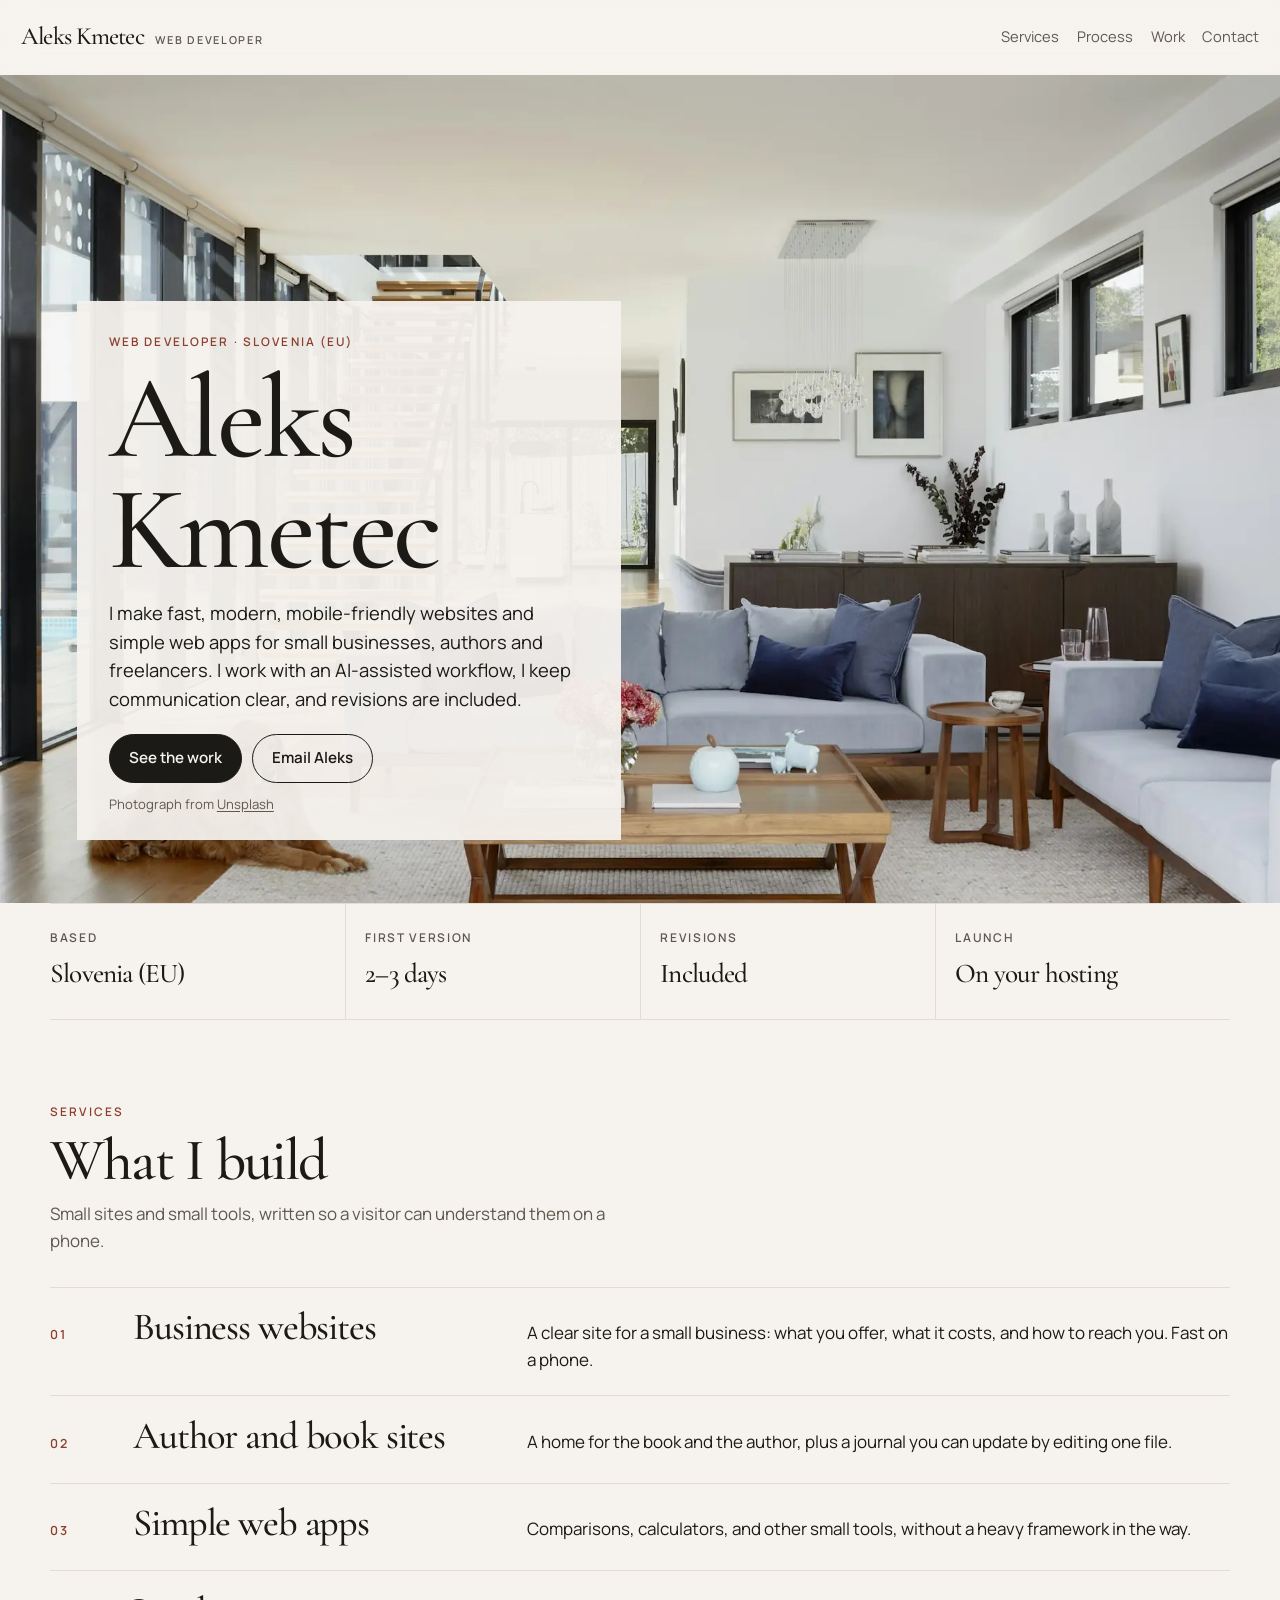
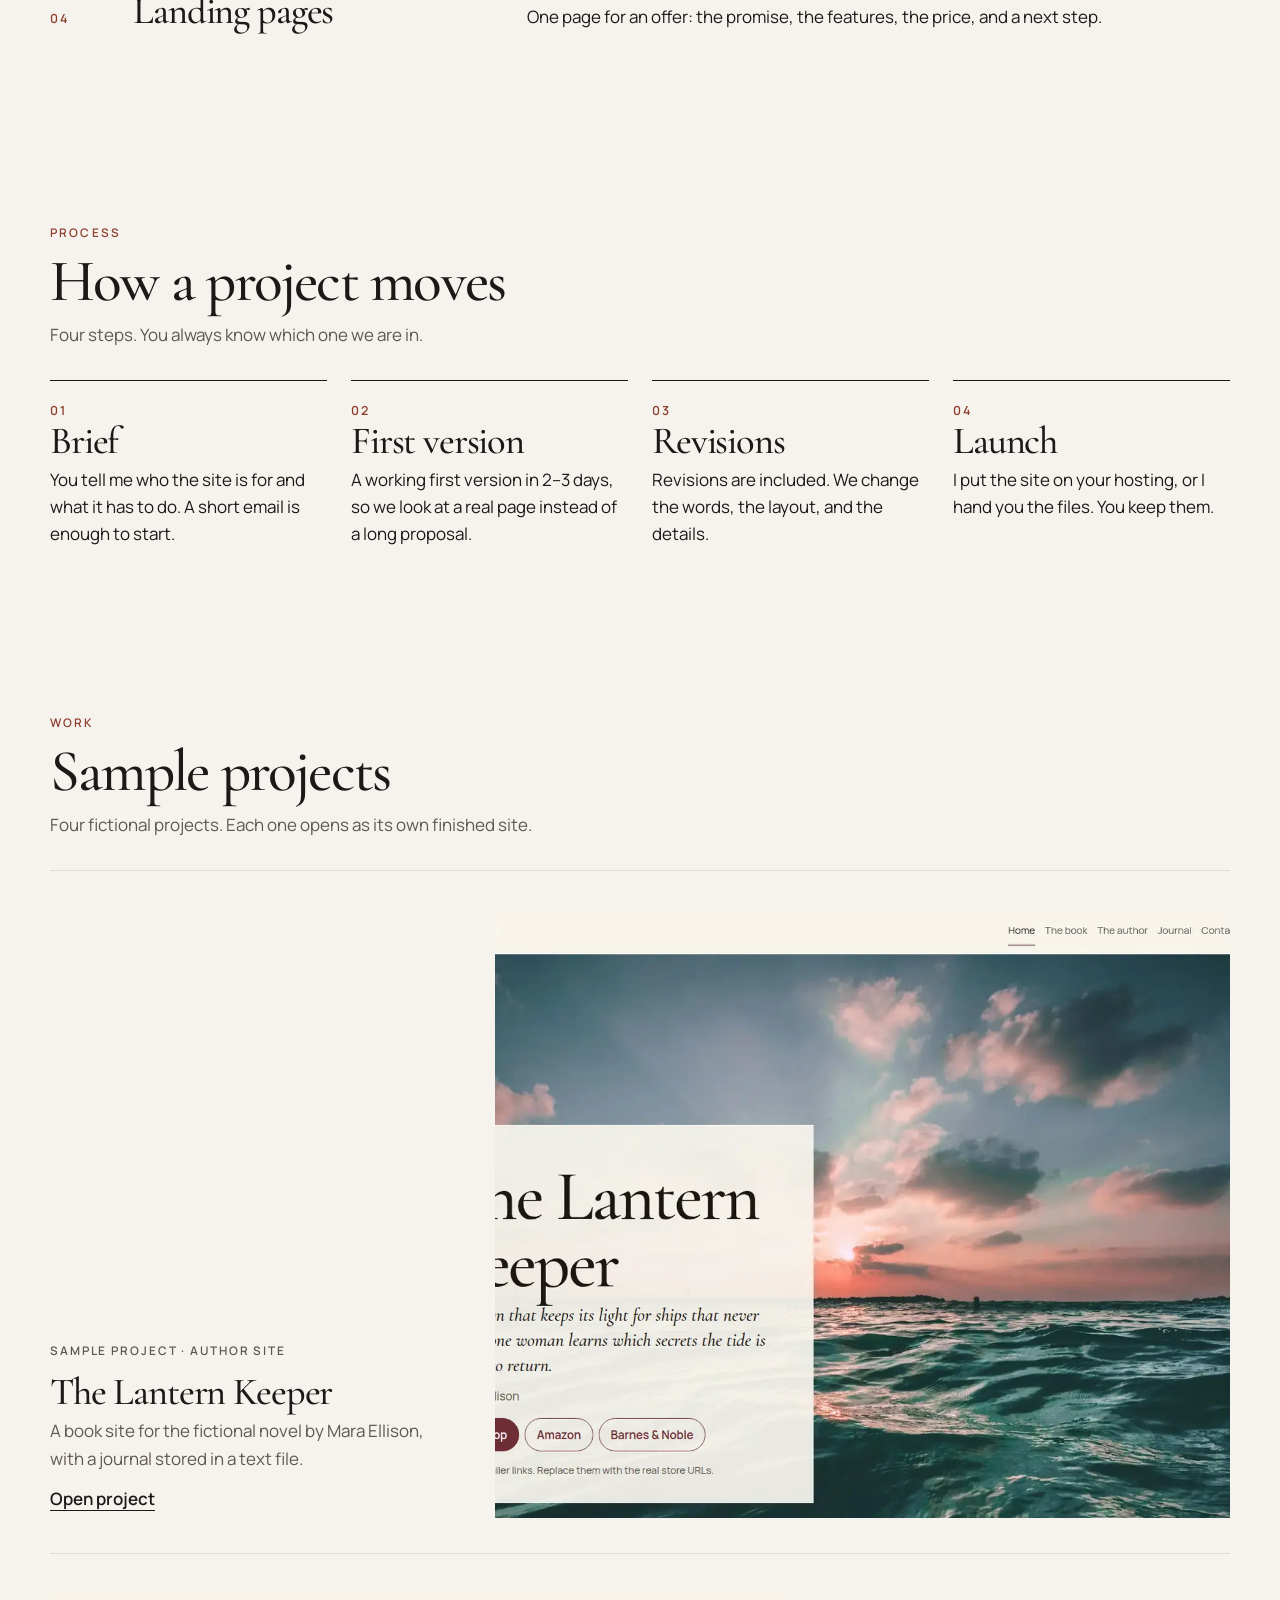
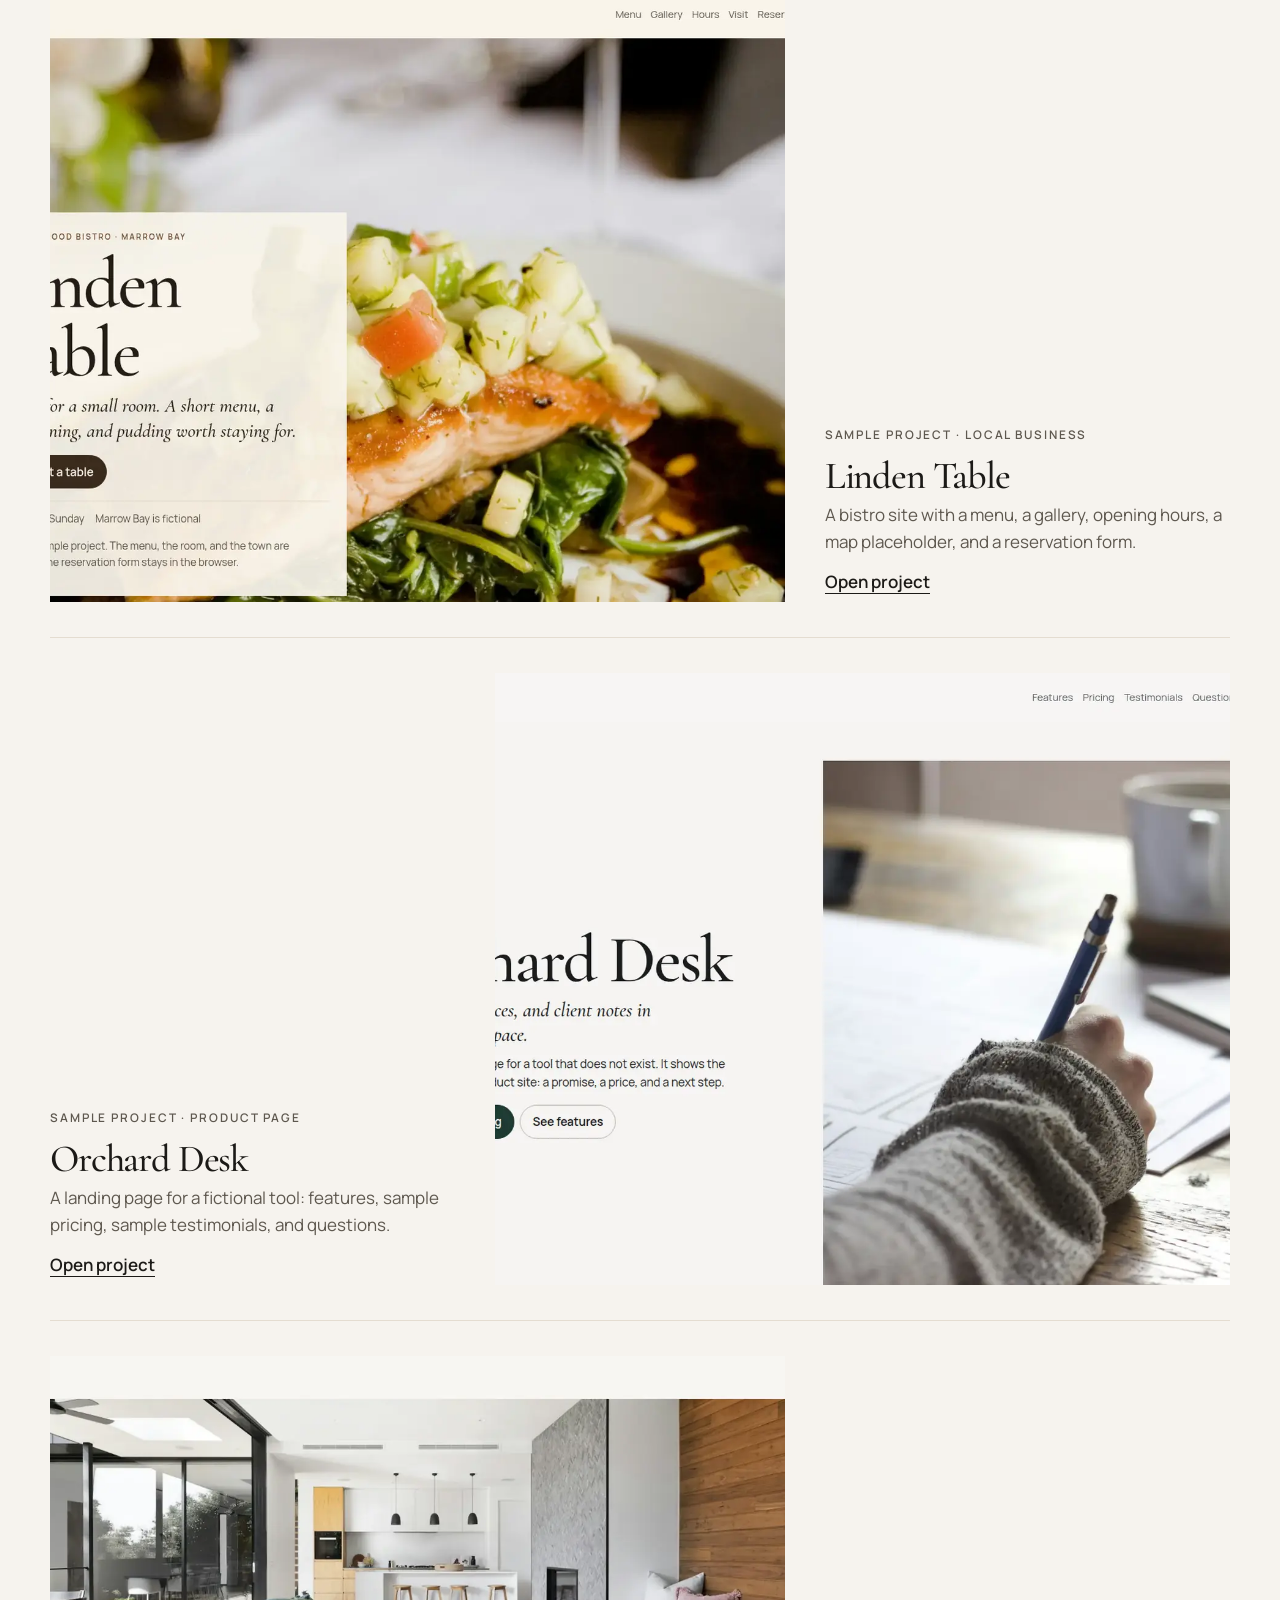
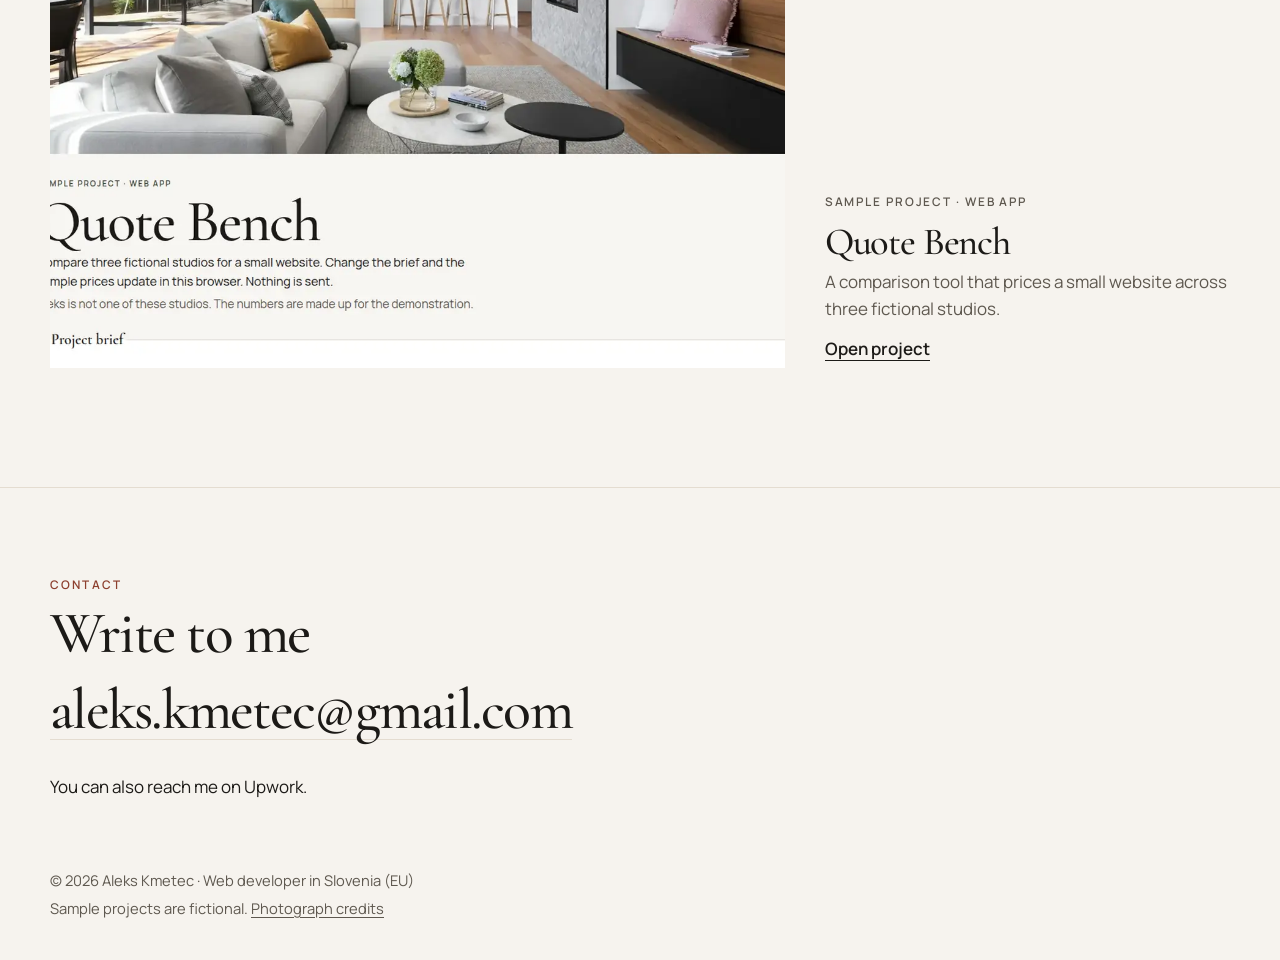
<file: index.html>
<!DOCTYPE html>
<html lang="en">
<head>
<meta charset="utf-8">
<meta name="viewport" content="width=device-width, initial-scale=1">
<title>Aleks Kmetec · Web Developer in Slovenia</title>
<meta name="description" content="Aleks Kmetec is a web developer in Slovenia (EU). Fast, modern, mobile-friendly websites and simple web apps for small businesses, authors and freelancers.">
<meta name="author" content="Aleks Kmetec">
<link rel="canonical" href="https://aleex9311.github.io/">
<meta property="og:type" content="website">
<meta property="og:locale" content="en_GB">
<meta property="og:site_name" content="Aleks Kmetec">
<meta property="og:title" content="Aleks Kmetec · Web Developer in Slovenia">
<meta property="og:description" content="Fast, modern, mobile-friendly websites and simple web apps for small businesses, authors and freelancers.">
<meta property="og:url" content="https://aleex9311.github.io/">
<meta property="og:image" content="https://aleex9311.github.io/og.png">
<meta property="og:image:width" content="1200">
<meta property="og:image:height" content="630">
<meta property="og:image:alt" content="Aleks Kmetec, web developer in Slovenia">
<meta name="twitter:card" content="summary_large_image">
<meta name="twitter:title" content="Aleks Kmetec · Web Developer in Slovenia">
<meta name="twitter:description" content="Fast, modern, mobile-friendly websites and simple web apps for small businesses, authors and freelancers.">
<meta name="twitter:image" content="https://aleex9311.github.io/og.png">
<meta name="theme-color" content="#f6f3ee">
<link rel="icon" href="favicon.svg" type="image/svg+xml">
<link rel="manifest" href="site.webmanifest">
<link rel="preload" href="/fonts/cormorant-500.woff2" as="font" type="font/woff2" crossorigin>
<link rel="preload" href="/fonts/manrope-400.woff2" as="font" type="font/woff2" crossorigin>
<link rel="stylesheet" href="/base.css">
<link rel="stylesheet" href="styles.css">
<script type="application/ld+json">
{
  "@context": "https://schema.org",
  "@type": "Person",
  "name": "Aleks Kmetec",
  "jobTitle": "Web Developer",
  "description": "Web developer in Slovenia (EU) building fast, modern, mobile-friendly websites and simple web apps for small businesses, authors and freelancers.",
  "email": "aleks.kmetec@gmail.com",
  "url": "https://aleex9311.github.io/",
  "address": {
    "@type": "PostalAddress",
    "addressCountry": "SI"
  }
}
</script>
</head>
<body>
<a class="skip" href="#content">Skip to content</a>
<header class="top">
  <a class="brand" href="./">Aleks Kmetec <small>Web developer</small></a>
  <nav aria-label="Primary">
    <a href="#services">Services</a>
    <a href="#process">Process</a>
    <a href="#work">Work</a>
    <a href="#contact">Contact</a>
  </nav>
</header>
<main id="content">
  <section class="hero">
    <img src="images/hero.webp" width="1920" height="1200" alt="A bright living room with tall windows, a pale sofa, and daylight across a wooden floor." fetchpriority="high">
    <div class="hero-panel">
      <div class="hero-card">
        <p class="kicker">Web developer · Slovenia (EU)</p>
        <h1>Aleks<br>Kmetec</h1>
        <p class="lede">I make fast, modern, mobile-friendly websites and simple web apps for small businesses, authors and freelancers. I work with an AI-assisted workflow, I keep communication clear, and revisions are included.</p>
        <div class="actions">
          <a class="btn" href="#work">See the work</a>
          <a class="btn ghost" href="mailto:aleks.kmetec@gmail.com?subject=Website%20project">Email Aleks</a>
        </div>
        <p class="credit-line">Photograph from <a href="credits.html">Unsplash</a></p>
      </div>
    </div>
  </section>

  <section class="wrap" aria-label="At a glance">
    <dl class="facts">
      <div>
        <dt>Based</dt>
        <dd>Slovenia (EU)</dd>
      </div>
      <div>
        <dt>First version</dt>
        <dd>2–3 days</dd>
      </div>
      <div>
        <dt>Revisions</dt>
        <dd>Included</dd>
      </div>
      <div>
        <dt>Launch</dt>
        <dd>On your hosting</dd>
      </div>
    </dl>
  </section>

  <section class="block" id="services">
    <div class="wrap">
      <div class="section-head reveal">
        <p class="kicker">Services</p>
        <h2>What I build</h2>
        <p>Small sites and small tools, written so a visitor can understand them on a phone.</p>
      </div>
      <ul class="services">
        <li class="reveal">
          <span class="num">01</span>
          <h3>Business websites</h3>
          <p>A clear site for a small business: what you offer, what it costs, and how to reach you. Fast on a phone.</p>
        </li>
        <li class="reveal">
          <span class="num">02</span>
          <h3>Author and book sites</h3>
          <p>A home for the book and the author, plus a journal you can update by editing one file.</p>
        </li>
        <li class="reveal">
          <span class="num">03</span>
          <h3>Simple web apps</h3>
          <p>Comparisons, calculators, and other small tools, without a heavy framework in the way.</p>
        </li>
        <li class="reveal">
          <span class="num">04</span>
          <h3>Landing pages</h3>
          <p>One page for an offer: the promise, the features, the price, and a next step.</p>
        </li>
      </ul>
    </div>
  </section>

  <section class="block" id="process">
    <div class="wrap">
      <div class="section-head reveal">
        <p class="kicker">Process</p>
        <h2>How a project moves</h2>
        <p>Four steps. You always know which one we are in.</p>
      </div>
      <ol class="process">
        <li class="reveal">
          <span class="num">01</span>
          <h3>Brief</h3>
          <p>You tell me who the site is for and what it has to do. A short email is enough to start.</p>
        </li>
        <li class="reveal">
          <span class="num">02</span>
          <h3>First version</h3>
          <p>A working first version in 2–3 days, so we look at a real page instead of a long proposal.</p>
        </li>
        <li class="reveal">
          <span class="num">03</span>
          <h3>Revisions</h3>
          <p>Revisions are included. We change the words, the layout, and the details.</p>
        </li>
        <li class="reveal">
          <span class="num">04</span>
          <h3>Launch</h3>
          <p>I put the site on your hosting, or I hand you the files. You keep them.</p>
        </li>
      </ol>
    </div>
  </section>

  <section class="block" id="work">
    <div class="wrap">
      <div class="section-head reveal">
        <p class="kicker">Work</p>
        <h2>Sample projects</h2>
        <p>Four fictional projects. Each one opens as its own finished site.</p>
      </div>
      <a class="feature reveal" href="the-lantern-keeper/">
        <div class="shot">
          <img src="images/work-lantern.webp" width="1600" height="1000" alt="Desktop view of the sample author site The Lantern Keeper, with a sunset photograph and the book title." loading="lazy">
        </div>
        <div class="feature-meta">
          <p class="eyebrow">Sample project · Author site</p>
          <h3>The Lantern Keeper</h3>
          <p>A book site for the fictional novel by Mara Ellison, with a journal stored in a text file.</p>
          <span class="open">Open project</span>
        </div>
      </a>
      <a class="feature reveal" href="linden-table/">
        <div class="shot">
          <img src="images/work-linden.webp" width="1600" height="1000" alt="Desktop view of the sample bistro site Linden Table, with a photograph of a plated dish." loading="lazy">
        </div>
        <div class="feature-meta">
          <p class="eyebrow">Sample project · Local business</p>
          <h3>Linden Table</h3>
          <p>A bistro site with a menu, a gallery, opening hours, a map placeholder, and a reservation form.</p>
          <span class="open">Open project</span>
        </div>
      </a>
      <a class="feature reveal" href="orchard-desk/">
        <div class="shot">
          <img src="images/work-orchard.webp" width="1600" height="1000" alt="Desktop view of the sample product page Orchard Desk, with a photograph of someone writing at a desk." loading="lazy">
        </div>
        <div class="feature-meta">
          <p class="eyebrow">Sample project · Product page</p>
          <h3>Orchard Desk</h3>
          <p>A landing page for a fictional tool: features, sample pricing, sample testimonials, and questions.</p>
          <span class="open">Open project</span>
        </div>
      </a>
      <a class="feature reveal" href="quote-bench/">
        <div class="shot">
          <img src="images/work-quote.webp" width="1600" height="1000" alt="Desktop view of the sample web app Quote Bench, with a large interior photograph above the title." loading="lazy">
        </div>
        <div class="feature-meta">
          <p class="eyebrow">Sample project · Web app</p>
          <h3>Quote Bench</h3>
          <p>A comparison tool that prices a small website across three fictional studios.</p>
          <span class="open">Open project</span>
        </div>
      </a>
    </div>
  </section>

  <section class="contact" id="contact">
    <div class="wrap">
      <p class="kicker">Contact</p>
      <h2>Write to me</h2>
      <p><a class="mail" href="mailto:aleks.kmetec@gmail.com?subject=Website%20project">aleks.kmetec@gmail.com</a></p>
      <p>You can also reach me on Upwork.</p>
    </div>
  </section>
</main>
<footer class="site-footer">
  <div class="wrap">
    <p>© 2026 Aleks Kmetec · Web developer in Slovenia (EU)</p>
    <p>Sample projects are fictional. <a href="credits.html">Photograph credits</a></p>
  </div>
</footer>
</body>
</html>
</file>
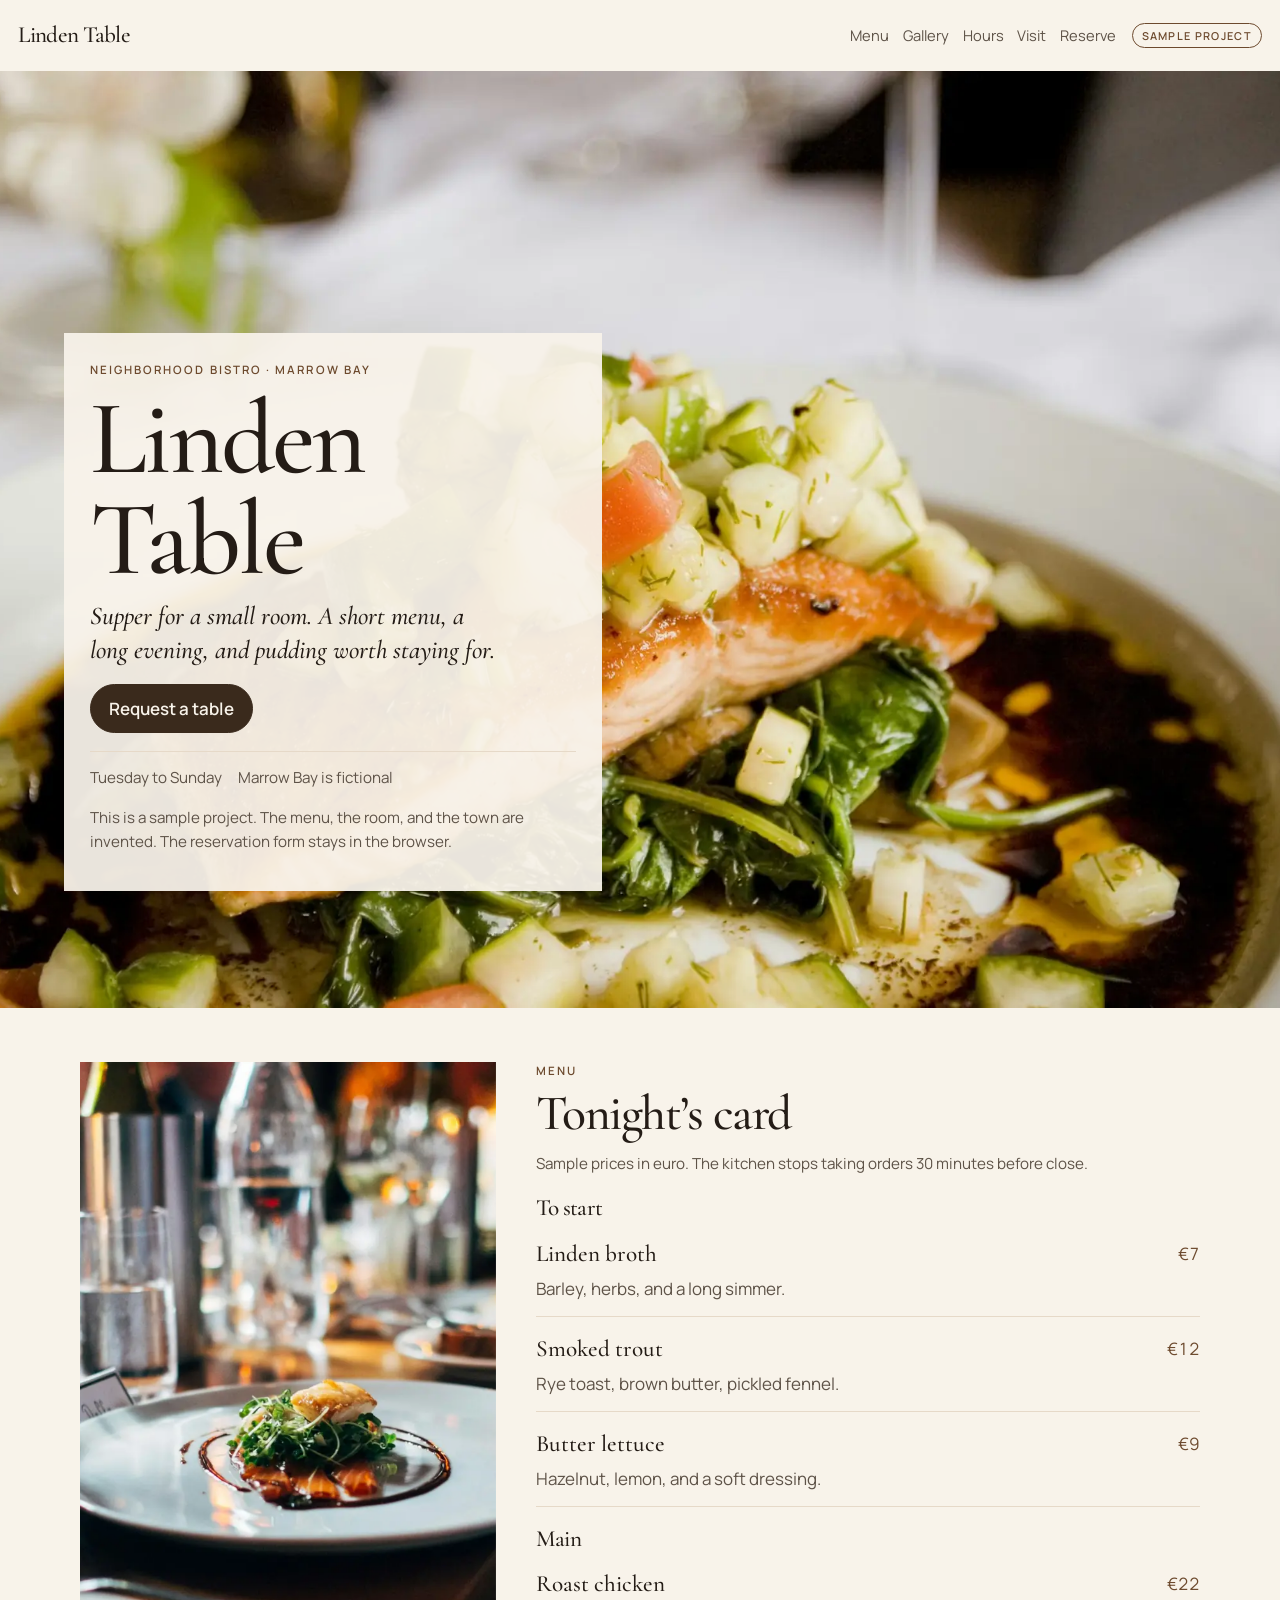
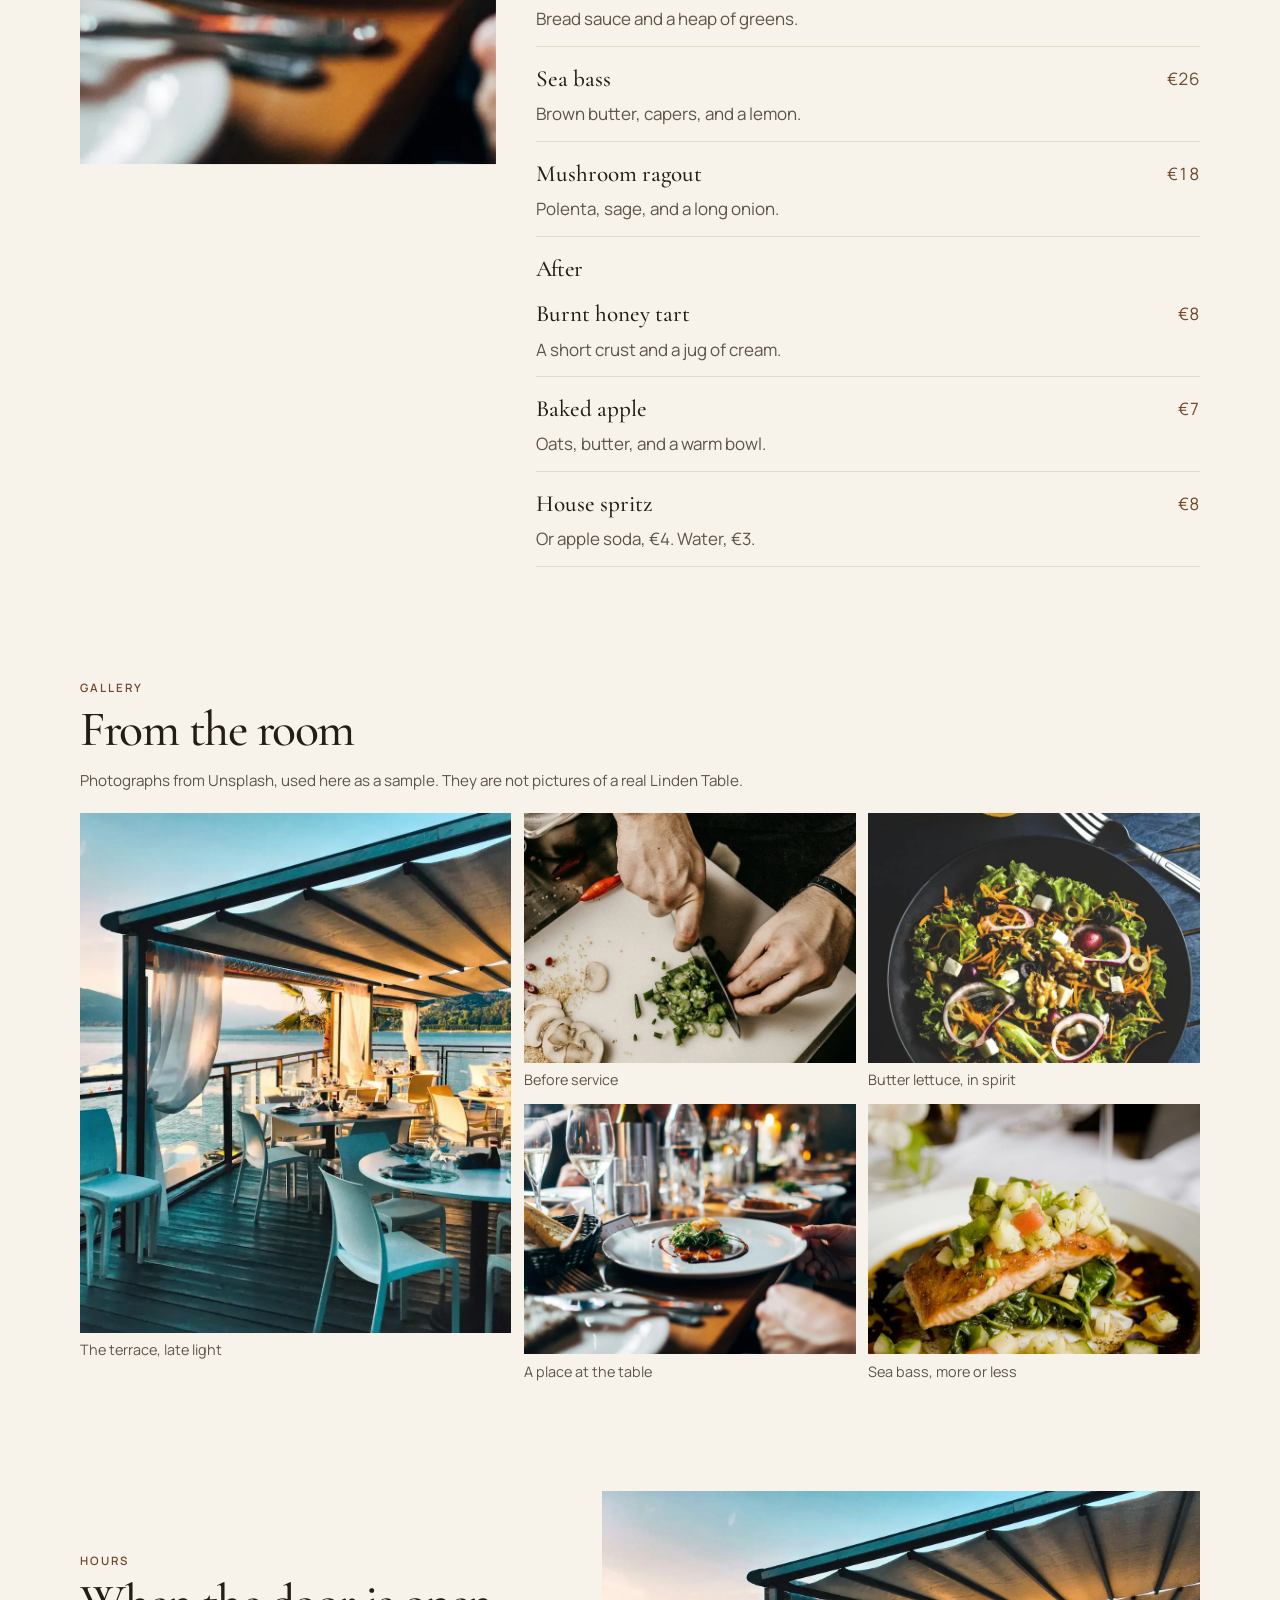
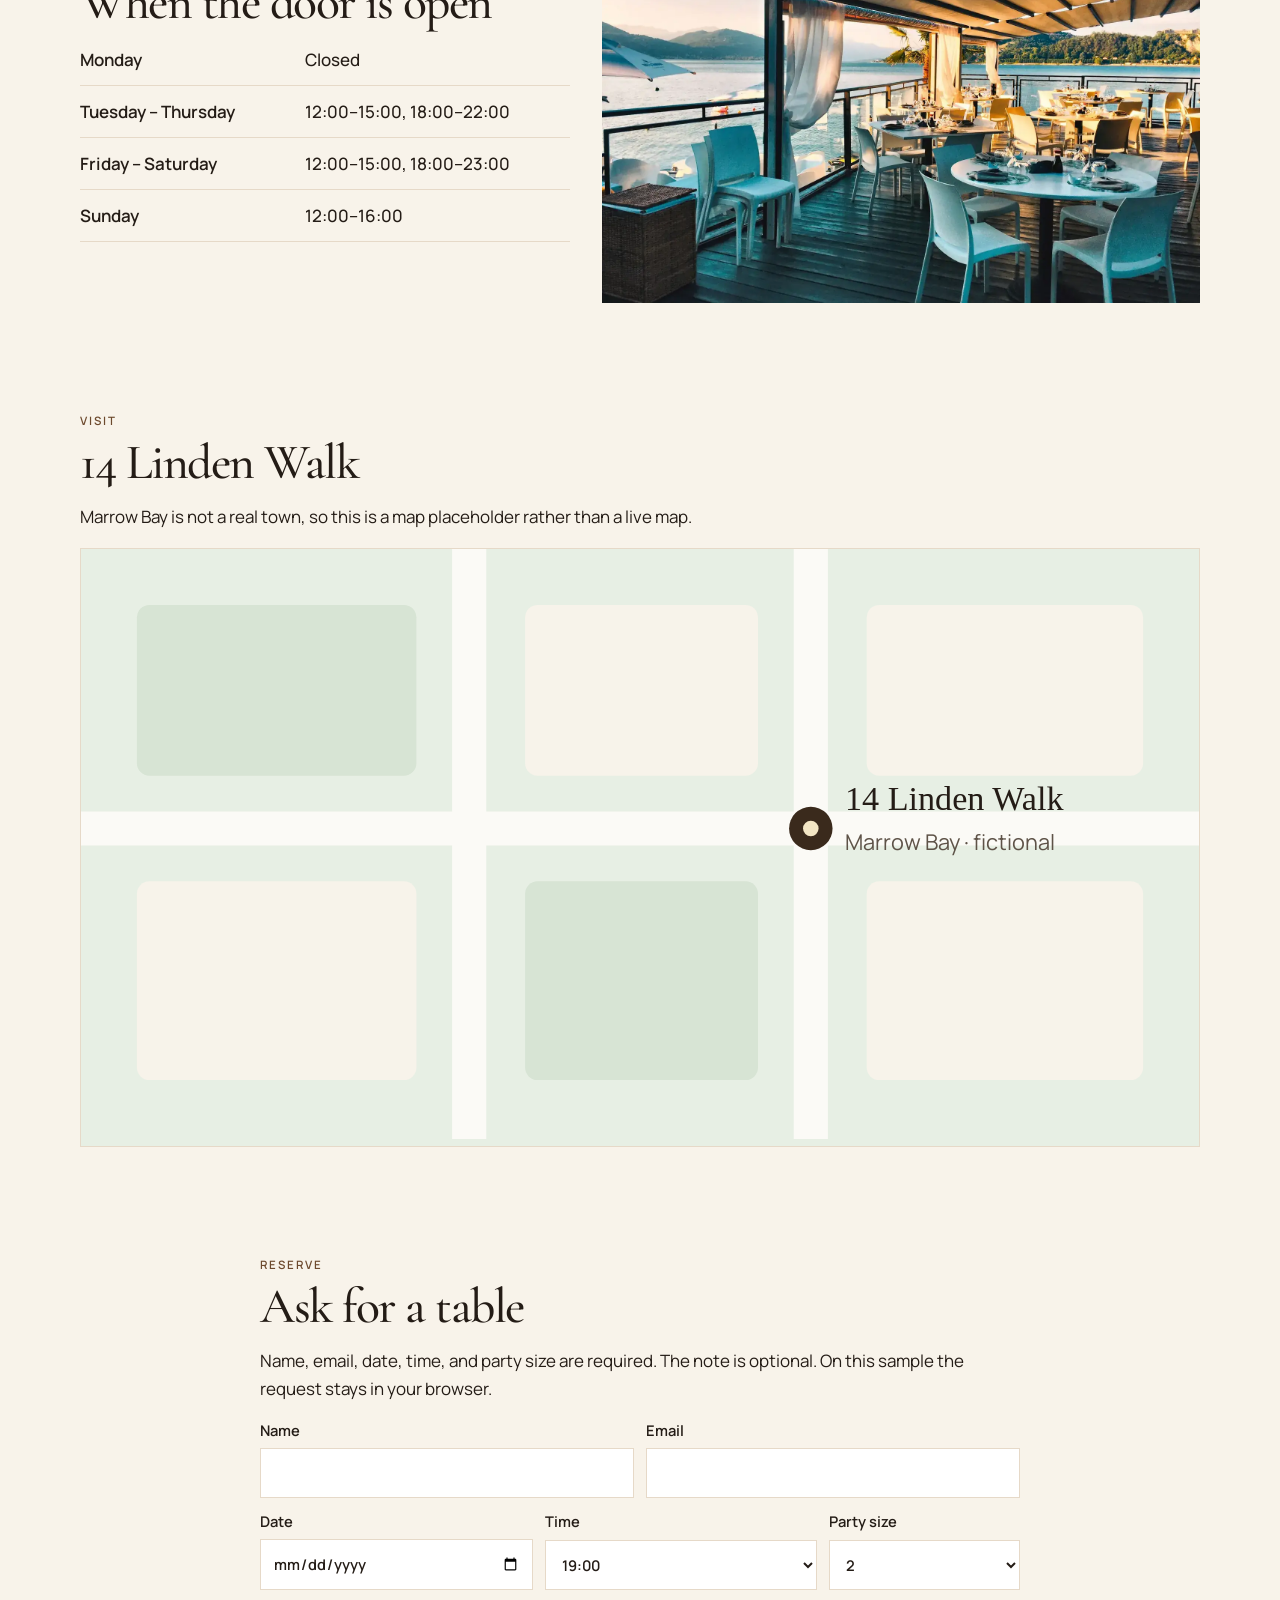
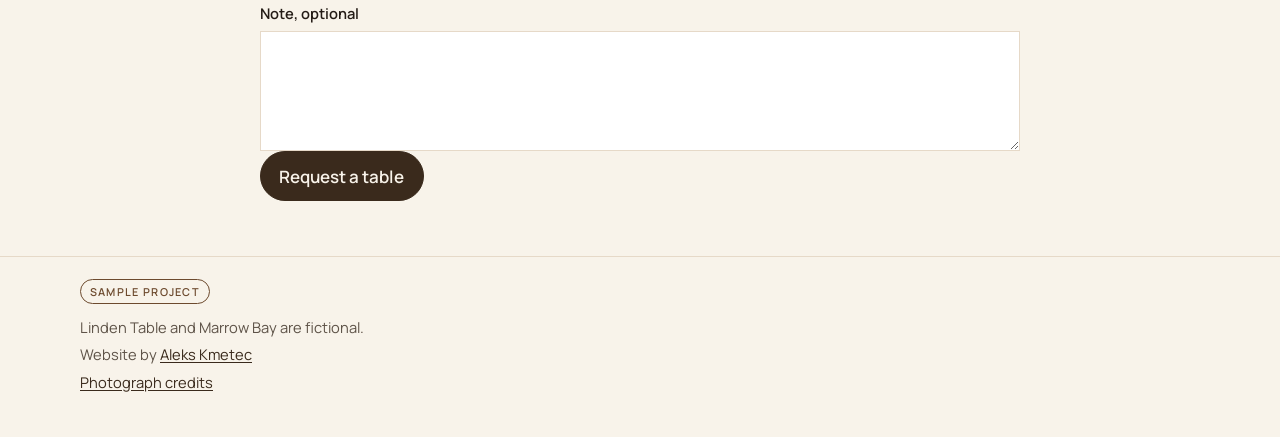
<file: linden-table/index.html>
<!DOCTYPE html>
<html lang="en">
<head>
<meta charset="utf-8">
<meta name="viewport" content="width=device-width, initial-scale=1">
<title>Linden Table · a sample bistro in Marrow Bay</title>
<meta name="description" content="Linden Table is a fictional neighborhood bistro. Sample menu, gallery, opening hours, a map placeholder, and a reservation form that stays in the browser.">
<link rel="canonical" href="https://aleex9311.github.io/linden-table/">
<meta property="og:type" content="website">
<meta property="og:locale" content="en_GB">
<meta property="og:title" content="Linden Table · sample bistro">
<meta property="og:description" content="A fictional neighborhood bistro with a menu, gallery, hours, a map placeholder, and a reservation form.">
<meta property="og:url" content="https://aleex9311.github.io/linden-table/">
<meta property="og:image" content="https://aleex9311.github.io/linden-table/og.png">
<meta property="og:image:width" content="1200">
<meta property="og:image:height" content="630">
<meta property="og:image:alt" content="A plated piece of salmon, the hero of the Linden Table sample site">
<meta name="twitter:card" content="summary_large_image">
<meta name="twitter:title" content="Linden Table · sample bistro">
<meta name="twitter:description" content="A fictional neighborhood bistro. Menu, gallery, hours, and a reservation form that stays in the browser.">
<meta name="twitter:image" content="https://aleex9311.github.io/linden-table/og.png">
<meta name="theme-color" content="#f8f3ea">
<link rel="icon" href="favicon.svg" type="image/svg+xml">
<link rel="preload" href="/fonts/cormorant-500.woff2" as="font" type="font/woff2" crossorigin>
<link rel="stylesheet" href="/base.css">
<link rel="stylesheet" href="styles.css">
</head>
<body>
<a class="skip" href="#content">Skip to content</a>
<header class="top">
  <a class="mark" href="#top">Linden Table</a>
  <nav aria-label="Primary">
    <a href="#menu">Menu</a>
    <a href="#gallery">Gallery</a>
    <a href="#hours">Hours</a>
    <a href="#visit">Visit</a>
    <a href="#reserve">Reserve</a>
  </nav>
  <span class="badge">Sample project</span>
</header>
<main id="content">
  <section class="hero" id="top">
    <img src="images/hero.webp" width="1920" height="1200" alt="A piece of salmon on a white plate, with cucumber, herbs, and a dark sauce." fetchpriority="high">
    <div class="hero-panel">
      <div class="hero-card">
        <p class="kicker">Neighborhood bistro · Marrow Bay</p>
        <h1>Linden Table</h1>
        <p class="lede">Supper for a small room. A short menu, a long evening, and pudding worth staying for.</p>
        <a class="btn" href="#reserve">Request a table</a>
        <p class="hours-strip"><span>Tuesday to Sunday</span><span>Marrow Bay is fictional</span></p>
        <p class="hint">This is a sample project. The menu, the room, and the town are invented. The reservation form stays in the browser.</p>
      </div>
    </div>
  </section>

  <section id="menu">
    <div class="wrap menu-layout">
      <div class="menu-photo shot">
        <img src="images/table.webp" width="1600" height="1100" alt="A restaurant table set with wine glasses, bread, and a small plated dish." loading="lazy">
      </div>
      <div>
        <p class="kicker">Menu</p>
        <h2>Tonight’s card</h2>
        <p class="hint">Sample prices in euro. The kitchen stops taking orders 30 minutes before close.</p>
        <h3>To start</h3>
        <ul class="menu">
          <li><span class="dish">Linden broth</span><span class="price">€7</span><span class="desc">Barley, herbs, and a long simmer.</span></li>
          <li><span class="dish">Smoked trout</span><span class="price">€12</span><span class="desc">Rye toast, brown butter, pickled fennel.</span></li>
          <li><span class="dish">Butter lettuce</span><span class="price">€9</span><span class="desc">Hazelnut, lemon, and a soft dressing.</span></li>
        </ul>
        <h3>Main</h3>
        <ul class="menu">
          <li><span class="dish">Roast chicken</span><span class="price">€22</span><span class="desc">Bread sauce and a heap of greens.</span></li>
          <li><span class="dish">Sea bass</span><span class="price">€26</span><span class="desc">Brown butter, capers, and a lemon.</span></li>
          <li><span class="dish">Mushroom ragout</span><span class="price">€18</span><span class="desc">Polenta, sage, and a long onion.</span></li>
        </ul>
        <h3>After</h3>
        <ul class="menu">
          <li><span class="dish">Burnt honey tart</span><span class="price">€8</span><span class="desc">A short crust and a jug of cream.</span></li>
          <li><span class="dish">Baked apple</span><span class="price">€7</span><span class="desc">Oats, butter, and a warm bowl.</span></li>
          <li><span class="dish">House spritz</span><span class="price">€8</span><span class="desc">Or apple soda, €4. Water, €3.</span></li>
        </ul>
      </div>
    </div>
  </section>

  <section id="gallery">
    <div class="wrap">
      <p class="kicker">Gallery</p>
      <h2>From the room</h2>
      <p class="hint">Photographs from Unsplash, used here as a sample. They are not pictures of a real Linden Table.</p>
      <ul class="gallery">
        <li class="g1">
          <figure>
            <img src="images/terrace.webp" width="1600" height="1100" alt="A waterside restaurant terrace in late daylight, with tables set under a canvas roof." loading="lazy">
            <figcaption>The terrace, late light</figcaption>
          </figure>
        </li>
        <li>
          <figure>
            <img src="images/kitchen.webp" width="1400" height="1600" alt="Hands chopping green vegetables on a white board in a kitchen." loading="lazy">
            <figcaption>Before service</figcaption>
          </figure>
        </li>
        <li>
          <figure>
            <img src="images/salad.webp" width="1400" height="1600" alt="A salad of leaves, olives, and walnuts on a dark plate, with orange slices beside it." loading="lazy">
            <figcaption>Butter lettuce, in spirit</figcaption>
          </figure>
        </li>
        <li>
          <figure>
            <img src="images/table.webp" width="1600" height="1100" alt="Glasses and a small plate on a wooden restaurant table." loading="lazy">
            <figcaption>A place at the table</figcaption>
          </figure>
        </li>
        <li>
          <figure>
            <img src="images/hero.webp" width="1920" height="1200" alt="Salmon with herbs and cucumber on a white plate." loading="lazy">
            <figcaption>Sea bass, more or less</figcaption>
          </figure>
        </li>
      </ul>
    </div>
  </section>

  <section id="hours">
    <div class="wrap hours-grid">
      <div>
        <p class="kicker">Hours</p>
        <h2>When the door is open</h2>
        <table class="hours">
          <caption>Opening hours for the fictional bistro Linden Table</caption>
          <tbody>
            <tr><th scope="row">Monday</th><td>Closed</td></tr>
            <tr><th scope="row">Tuesday – Thursday</th><td>12:00–15:00, 18:00–22:00</td></tr>
            <tr><th scope="row">Friday – Saturday</th><td>12:00–15:00, 18:00–23:00</td></tr>
            <tr><th scope="row">Sunday</th><td>12:00–16:00</td></tr>
          </tbody>
        </table>
      </div>
      <div class="shot">
        <img src="images/terrace.webp" width="1600" height="1100" alt="Empty tables on a deck beside calm water." loading="lazy">
      </div>
    </div>
  </section>

  <section id="visit">
    <div class="wrap">
      <p class="kicker">Visit</p>
      <h2>14 Linden Walk</h2>
      <p>Marrow Bay is not a real town, so this is a map placeholder rather than a live map.</p>
      <div class="map">
        <svg viewBox="0 0 720 380" role="img" aria-label="Illustrated map placeholder with a pin on fictional Linden Walk in Marrow Bay">
          <rect width="720" height="380" fill="#e7efe4"/>
          <path d="M0 180h720M250 0v380M470 0v380" stroke="#fbfaf6" stroke-width="22"/>
          <rect x="36" y="36" width="180" height="110" rx="8" fill="#d7e4d4"/>
          <rect x="286" y="36" width="150" height="110" rx="8" fill="#f7f3ea"/>
          <rect x="506" y="36" width="178" height="110" rx="8" fill="#f7f3ea"/>
          <rect x="36" y="214" width="180" height="128" rx="8" fill="#f7f3ea"/>
          <rect x="286" y="214" width="150" height="128" rx="8" fill="#d7e4d4"/>
          <rect x="506" y="214" width="178" height="128" rx="8" fill="#f7f3ea"/>
          <circle cx="470" cy="180" r="14" fill="#3a2a1c"/>
          <circle cx="470" cy="180" r="5" fill="#f3e6c4"/>
          <text x="492" y="168" font-family="Georgia, serif" font-size="22" fill="#241c16">14 Linden Walk</text>
          <text x="492" y="194" font-family="Manrope, sans-serif" font-size="14" fill="#5e5348">Marrow Bay · fictional</text>
        </svg>
      </div>
    </div>
  </section>

  <section id="reserve">
    <div class="wrap" style="max-width:760px">
      <p class="kicker">Reserve</p>
      <h2>Ask for a table</h2>
      <p>Name, email, date, time, and party size are required. The note is optional. On this sample the request stays in your browser.</p>
      <noscript><p>This sample form needs JavaScript to show the thank-you note. It would not send a reservation either way.</p></noscript>
      <form data-thanks action="#">
        <div class="form-grid two">
          <label>Name <input name="name" autocomplete="name" required></label>
          <label>Email <input name="email" type="email" autocomplete="email" required></label>
        </div>
        <div class="form-grid three">
          <label>Date <input name="date" type="date" required></label>
          <label>Time
            <select name="time" required>
              <option value="12:30">12:30</option>
              <option value="13:15">13:15</option>
              <option value="18:30">18:30</option>
              <option value="19:00" selected>19:00</option>
              <option value="20:30">20:30</option>
              <option value="21:00">21:00</option>
            </select>
          </label>
          <label>Party size
            <select name="party" required>
              <option>1</option><option selected>2</option><option>3</option><option>4</option>
              <option>5</option><option>6</option><option>7</option><option>8</option>
            </select>
          </label>
        </div>
        <label>Note, optional <textarea name="note" maxlength="500"></textarea></label>
        <button class="btn" type="submit">Request a table</button>
      </form>
      <div class="thanks" data-thanks-box tabindex="-1" hidden>
        <h2>Thank you, <span data-name></span>.</h2>
        <p>This is a sample form. The table was not reserved, and nothing was sent.</p>
      </div>
    </div>
  </section>
</main>
<footer class="site">
  <div class="wrap">
    <p class="badge">Sample project</p>
    <p>Linden Table and Marrow Bay are fictional.</p>
    <p>Website by <a href="https://aleex9311.github.io/">Aleks Kmetec</a></p>
    <p><a href="/credits.html">Photograph credits</a></p>
  </div>
</footer>
<script src="site.js"></script>
</body>
</html>
</file>
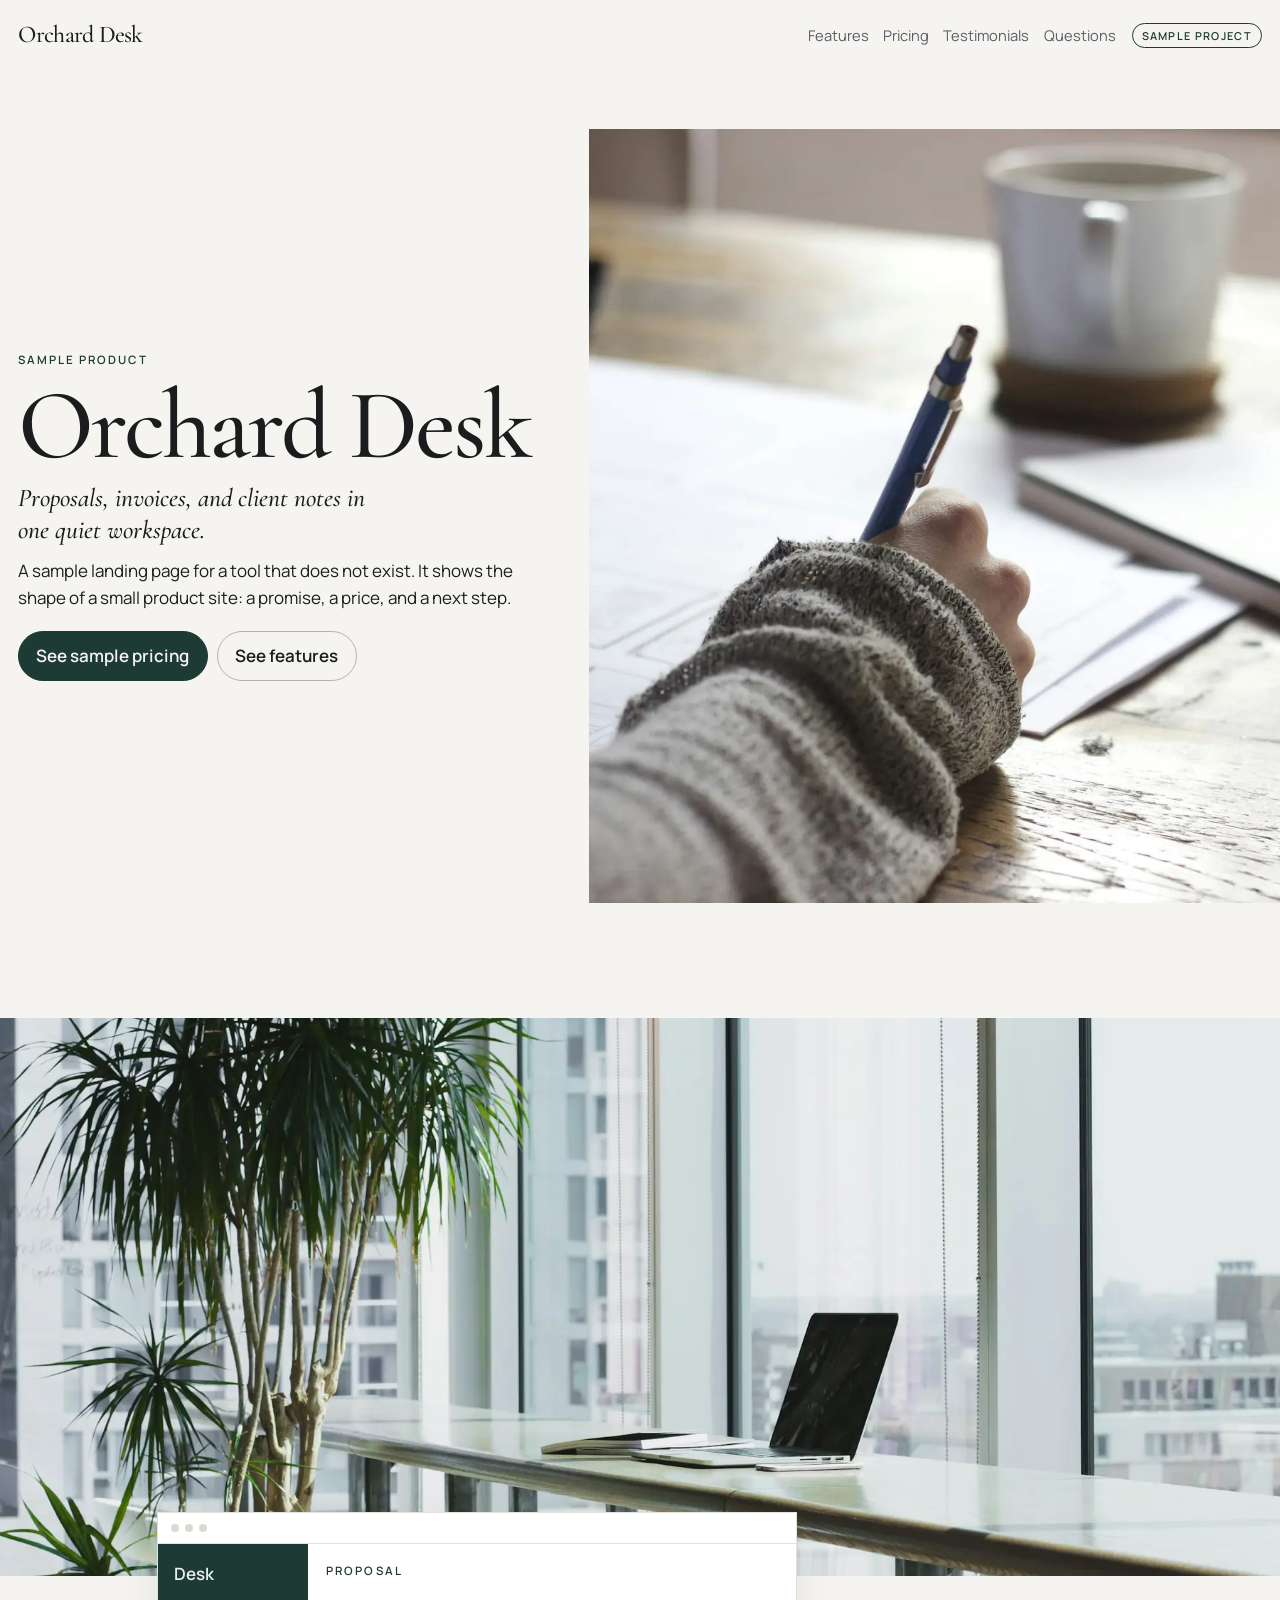
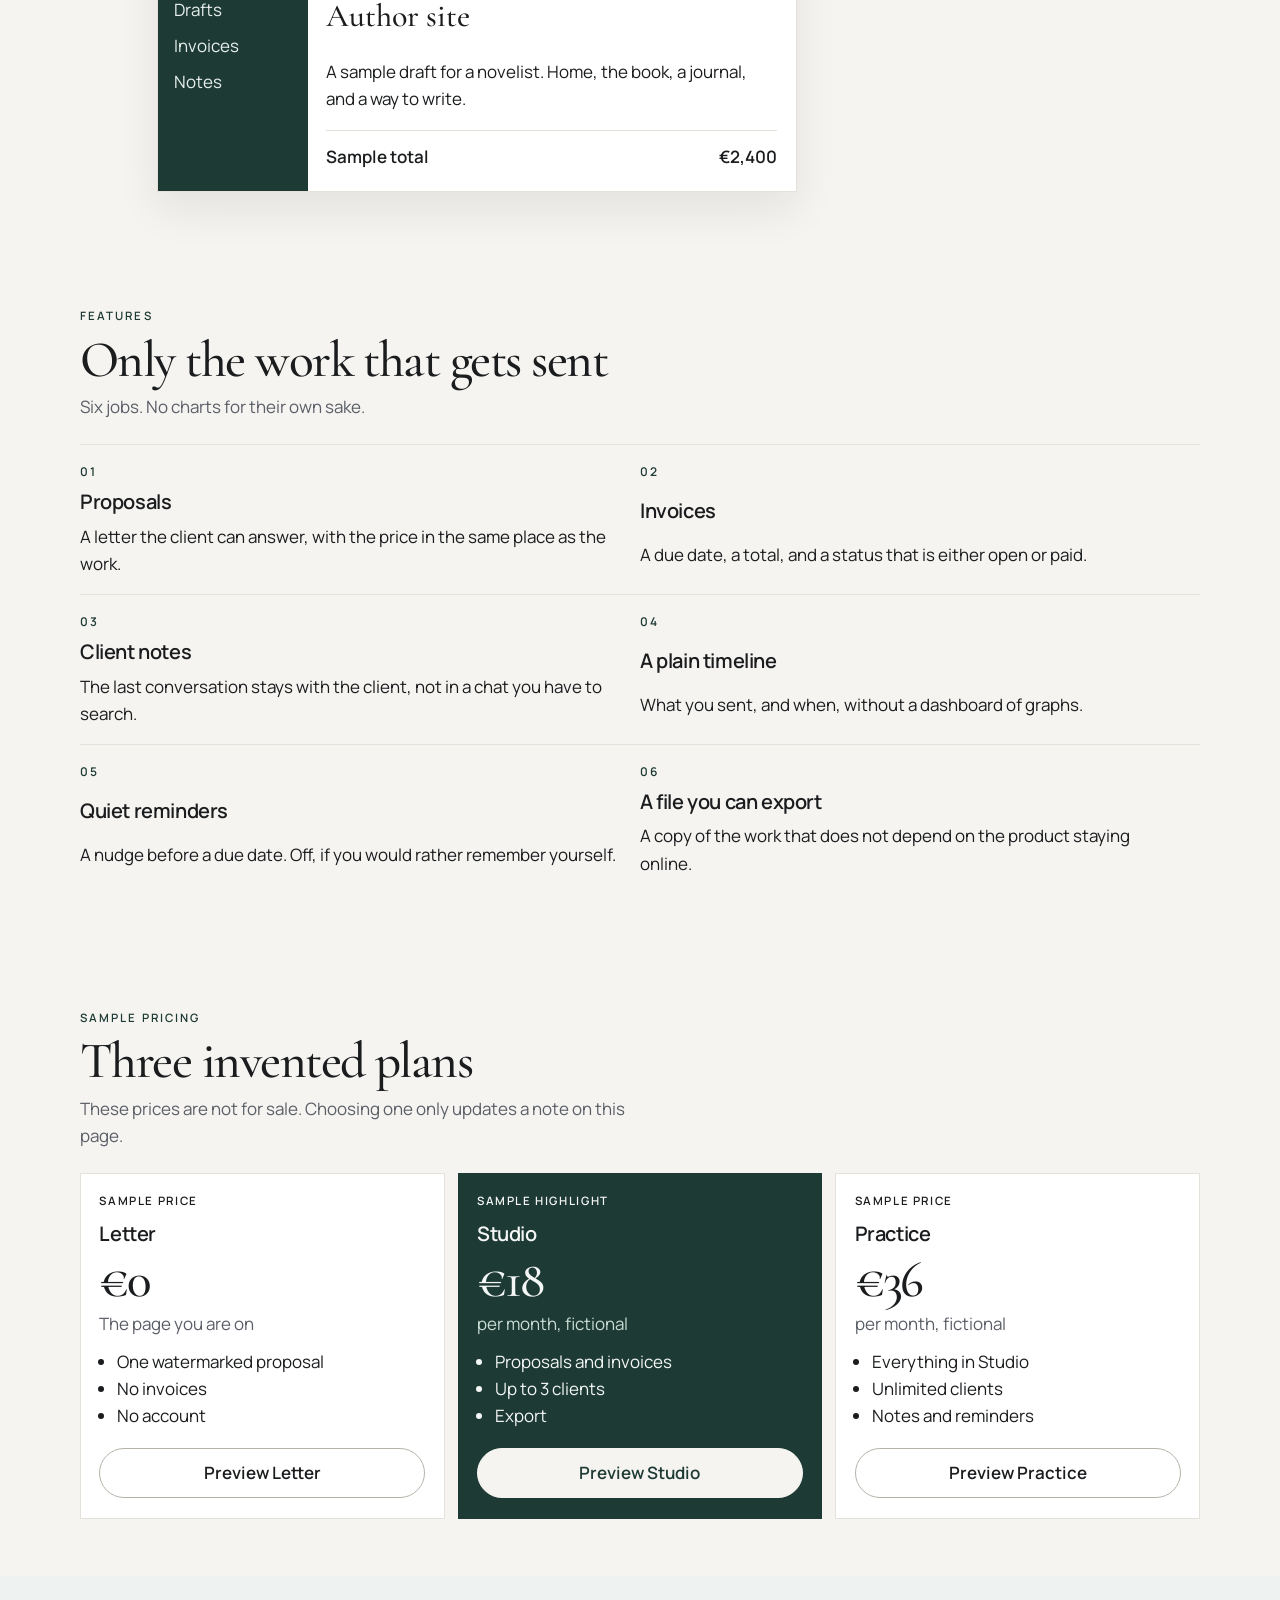
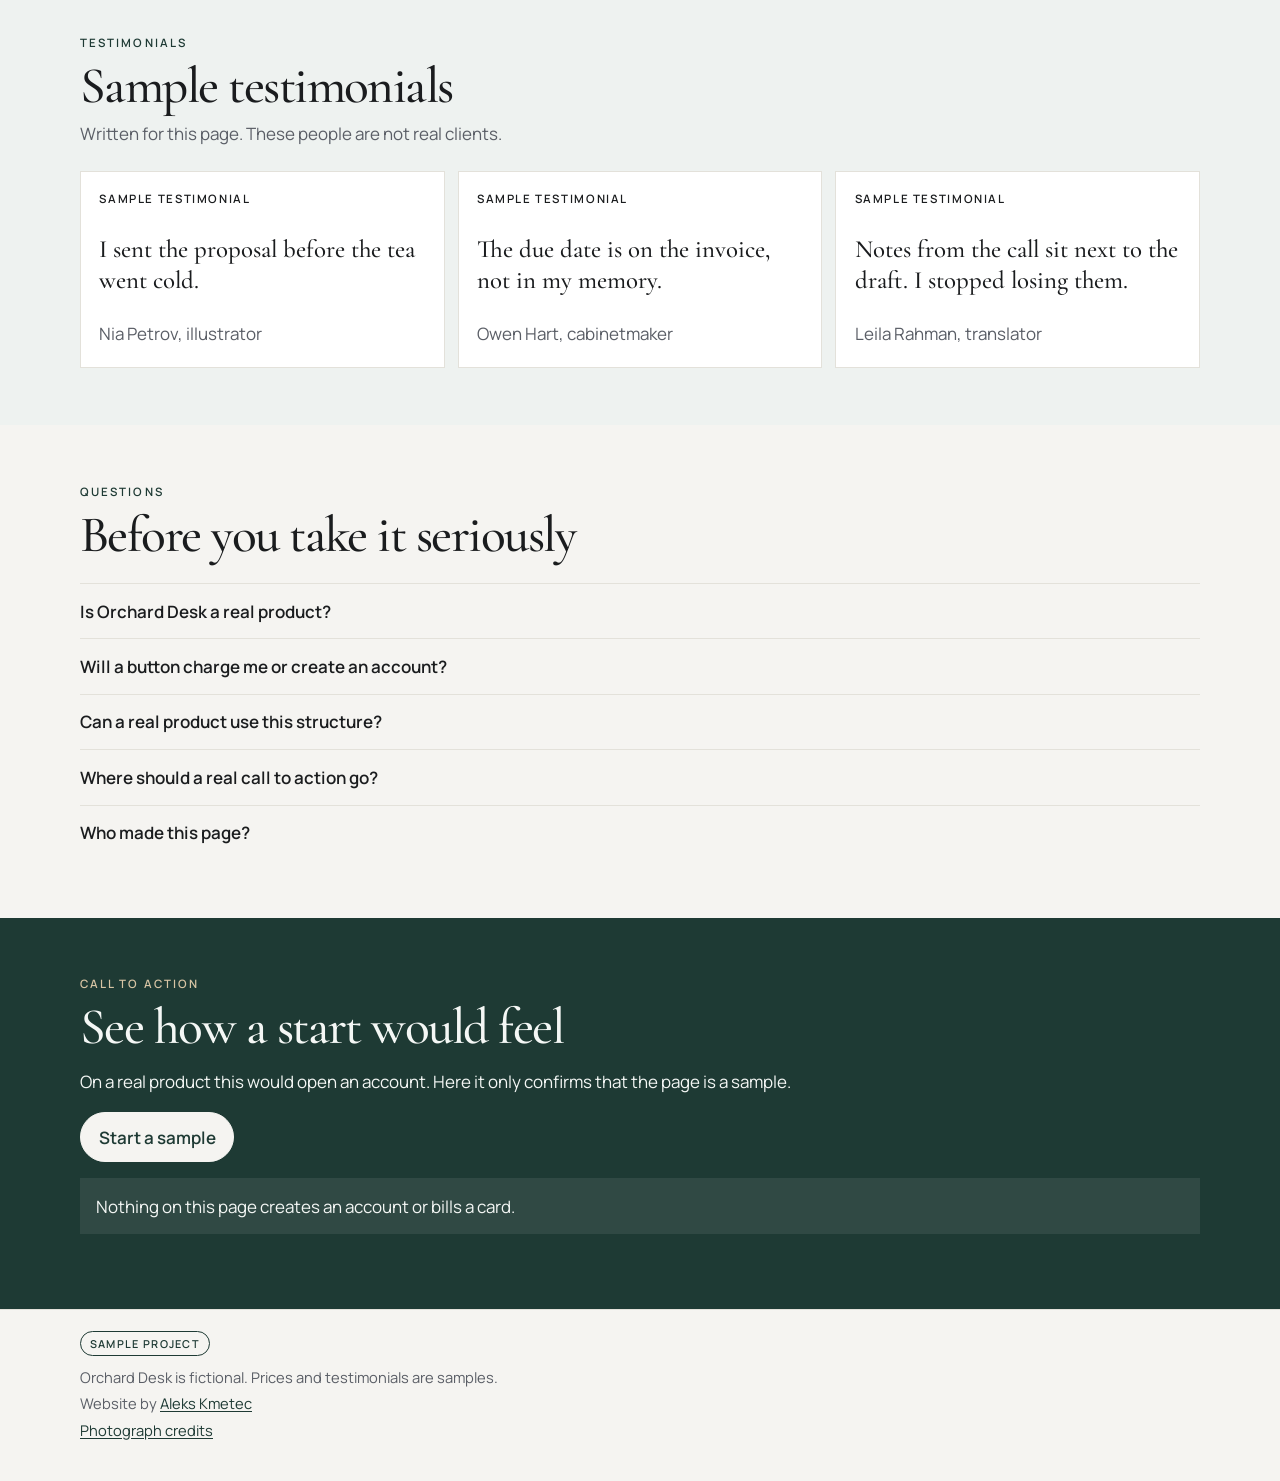
<file: orchard-desk/index.html>
<!DOCTYPE html>
<html lang="en">
<head>
<meta charset="utf-8">
<meta name="viewport" content="width=device-width, initial-scale=1">
<title>Orchard Desk · a sample product page</title>
<meta name="description" content="Orchard Desk is a fictional tool for proposals, invoices, and client notes. This sample landing page includes features, pricing, testimonials, questions, and a call to action.">
<link rel="canonical" href="https://aleex9311.github.io/orchard-desk/">
<meta property="og:type" content="website">
<meta property="og:locale" content="en_GB">
<meta property="og:title" content="Orchard Desk · sample product page">
<meta property="og:description" content="A sample landing page for a fictional freelance tool: features, pricing, testimonials, questions, and a call to action.">
<meta property="og:url" content="https://aleex9311.github.io/orchard-desk/">
<meta property="og:image" content="https://aleex9311.github.io/orchard-desk/og.png">
<meta property="og:image:width" content="1200">
<meta property="og:image:height" content="630">
<meta property="og:image:alt" content="A person sketching at a sunlit desk, the hero of the Orchard Desk sample">
<meta name="twitter:card" content="summary_large_image">
<meta name="twitter:title" content="Orchard Desk · sample product page">
<meta name="twitter:description" content="A sample landing page for a fictional tool. Features, pricing, testimonials, and a call to action.">
<meta name="twitter:image" content="https://aleex9311.github.io/orchard-desk/og.png">
<meta name="theme-color" content="#f5f4f1">
<link rel="icon" href="favicon.svg" type="image/svg+xml">
<link rel="preload" href="/fonts/cormorant-500.woff2" as="font" type="font/woff2" crossorigin>
<link rel="stylesheet" href="/base.css">
<link rel="stylesheet" href="styles.css">
</head>
<body>
<a class="skip" href="#content">Skip to content</a>
<header class="top">
  <a class="mark" href="#top">Orchard Desk</a>
  <nav aria-label="Primary">
    <a href="#features">Features</a>
    <a href="#pricing">Pricing</a>
    <a href="#stories">Testimonials</a>
    <a href="#questions">Questions</a>
  </nav>
  <span class="badge">Sample project</span>
</header>
<main id="content">
  <section class="hero" id="top">
    <div class="wrap hero-copy">
      <div>
        <p class="kicker">Sample product</p>
        <h1>Orchard Desk</h1>
        <p class="lede">Proposals, invoices, and client notes in one quiet workspace.</p>
        <p class="sub">A sample landing page for a tool that does not exist. It shows the shape of a small product site: a promise, a price, and a next step.</p>
        <div class="actions">
          <a class="btn" href="#pricing">See sample pricing</a>
          <a class="btn ghost" href="#features">See features</a>
        </div>
      </div>
    </div>
    <div class="hero-photo shot">
      <img src="images/hero.webp" width="1800" height="1200" alt="A hand holding a pen over sketched page layouts, with a cup and a notebook on a wooden desk." fetchpriority="high">
    </div>
  </section>

  <section class="break">
    <img src="images/studio.webp" width="1800" height="1100" alt="A bright office with a laptop on a long desk beside tall windows." loading="lazy">
    <div class="wrap">
      <div class="mock" aria-hidden="true">
        <div class="mock-top"><span></span><span></span><span></span></div>
        <div class="mock-body">
          <div class="mock-side">
            <b>Desk</b>
            <span>Drafts</span>
            <span>Invoices</span>
            <span>Notes</span>
          </div>
          <div class="mock-doc">
            <p class="kicker">Proposal</p>
            <p class="mock-title">Author site</p>
            <p>A sample draft for a novelist. Home, the book, a journal, and a way to write.</p>
            <p class="sum"><span>Sample total</span><strong>€2,400</strong></p>
          </div>
        </div>
      </div>
    </div>
  </section>

  <section id="features">
    <div class="wrap">
      <div class="section-head reveal">
        <p class="kicker">Features</p>
        <h2>Only the work that gets sent</h2>
        <p>Six jobs. No charts for their own sake.</p>
      </div>
      <ul class="features">
        <li class="reveal"><span class="num">01</span><h3>Proposals</h3><p>A letter the client can answer, with the price in the same place as the work.</p></li>
        <li class="reveal"><span class="num">02</span><h3>Invoices</h3><p>A due date, a total, and a status that is either open or paid.</p></li>
        <li class="reveal"><span class="num">03</span><h3>Client notes</h3><p>The last conversation stays with the client, not in a chat you have to search.</p></li>
        <li class="reveal"><span class="num">04</span><h3>A plain timeline</h3><p>What you sent, and when, without a dashboard of graphs.</p></li>
        <li class="reveal"><span class="num">05</span><h3>Quiet reminders</h3><p>A nudge before a due date. Off, if you would rather remember yourself.</p></li>
        <li class="reveal"><span class="num">06</span><h3>A file you can export</h3><p>A copy of the work that does not depend on the product staying online.</p></li>
      </ul>
    </div>
  </section>

  <section id="pricing">
    <div class="wrap">
      <div class="section-head">
        <p class="kicker">Sample pricing</p>
        <h2>Three invented plans</h2>
        <p>These prices are not for sale. Choosing one only updates a note on this page.</p>
      </div>
      <div class="prices" aria-describedby="plan-note">
        <article class="price-card">
          <p class="tag">Sample price</p>
          <h3>Letter</h3>
          <p class="amount">€0</p>
          <p class="per">The page you are on</p>
          <ul>
            <li>One watermarked proposal</li>
            <li>No invoices</li>
            <li>No account</li>
          </ul>
          <a class="btn ghost" href="#start" data-plan="Letter">Preview Letter</a>
        </article>
        <article class="price-card feature">
          <p class="tag">Sample highlight</p>
          <h3>Studio</h3>
          <p class="amount">€18</p>
          <p class="per">per month, fictional</p>
          <ul>
            <li>Proposals and invoices</li>
            <li>Up to 3 clients</li>
            <li>Export</li>
          </ul>
          <a class="btn on-dark" href="#start" data-plan="Studio">Preview Studio</a>
        </article>
        <article class="price-card">
          <p class="tag">Sample price</p>
          <h3>Practice</h3>
          <p class="amount">€36</p>
          <p class="per">per month, fictional</p>
          <ul>
            <li>Everything in Studio</li>
            <li>Unlimited clients</li>
            <li>Notes and reminders</li>
          </ul>
          <a class="btn ghost" href="#start" data-plan="Practice">Preview Practice</a>
        </article>
      </div>
    </div>
  </section>

  <section class="wash" id="stories">
    <div class="wrap">
      <div class="section-head">
        <p class="kicker">Testimonials</p>
        <h2>Sample testimonials</h2>
        <p>Written for this page. These people are not real clients.</p>
      </div>
      <div class="stories">
        <article class="story">
          <p class="tag">Sample testimonial</p>
          <blockquote><p>I sent the proposal before the tea went cold.</p></blockquote>
          <p class="who">Nia Petrov, illustrator</p>
        </article>
        <article class="story">
          <p class="tag">Sample testimonial</p>
          <blockquote><p>The due date is on the invoice, not in my memory.</p></blockquote>
          <p class="who">Owen Hart, cabinetmaker</p>
        </article>
        <article class="story">
          <p class="tag">Sample testimonial</p>
          <blockquote><p>Notes from the call sit next to the draft. I stopped losing them.</p></blockquote>
          <p class="who">Leila Rahman, translator</p>
        </article>
      </div>
    </div>
  </section>

  <section id="questions">
    <div class="wrap">
      <div class="section-head">
        <p class="kicker">Questions</p>
        <h2>Before you take it seriously</h2>
      </div>
      <details>
        <summary>Is Orchard Desk a real product?</summary>
        <p>No. It is a sample landing page in a web developer’s portfolio. The product, the prices, and the testimonials are fictional.</p>
      </details>
      <details>
        <summary>Will a button charge me or create an account?</summary>
        <p>No. A button only changes a note in this browser. Nothing is stored and nothing is billed.</p>
      </details>
      <details>
        <summary>Can a real product use this structure?</summary>
        <p>Yes. The page is a pattern: a promise, features, prices, proof, questions, and a next step.</p>
      </details>
      <details>
        <summary>Where should a real call to action go?</summary>
        <p>To a short form, a booking link, or an email. On a client site, that link would be a real one.</p>
      </details>
      <details>
        <summary>Who made this page?</summary>
        <p>Aleks Kmetec. The credit is in the footer, and it links back to the portfolio.</p>
      </details>
    </div>
  </section>

  <section class="cta" id="start">
    <div class="wrap">
      <p class="kicker">Call to action</p>
      <h2>See how a start would feel</h2>
      <p>On a real product this would open an account. Here it only confirms that the page is a sample.</p>
      <a class="btn on-dark" href="#plan-note" data-plan="start">Start a sample</a>
      <p class="plan-note" id="plan-note" tabindex="-1">Nothing on this page creates an account or bills a card.</p>
    </div>
  </section>
</main>
<footer class="site">
  <div class="wrap">
    <p class="badge">Sample project</p>
    <p>Orchard Desk is fictional. Prices and testimonials are samples.</p>
    <p>Website by <a href="https://aleex9311.github.io/">Aleks Kmetec</a></p>
    <p><a href="/credits.html">Photograph credits</a></p>
  </div>
</footer>
<script src="site.js"></script>
</body>
</html>
</file>
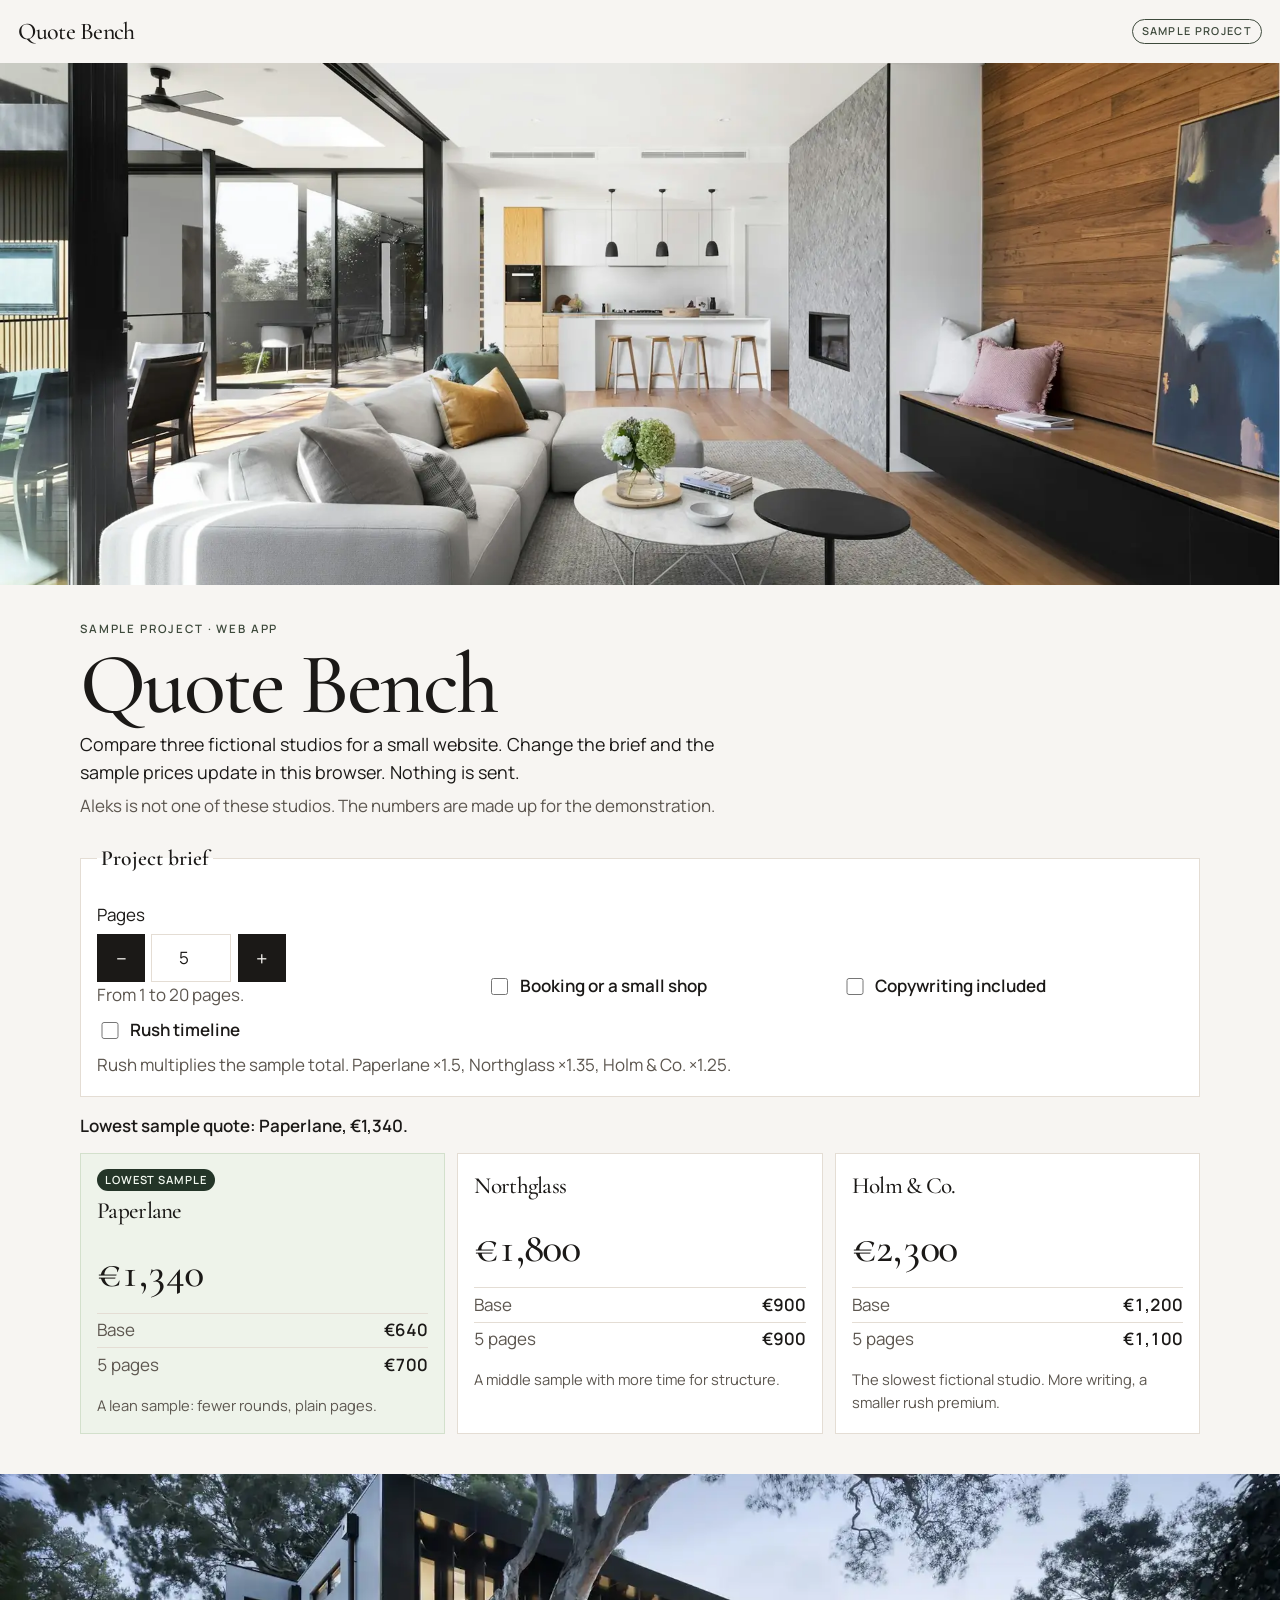
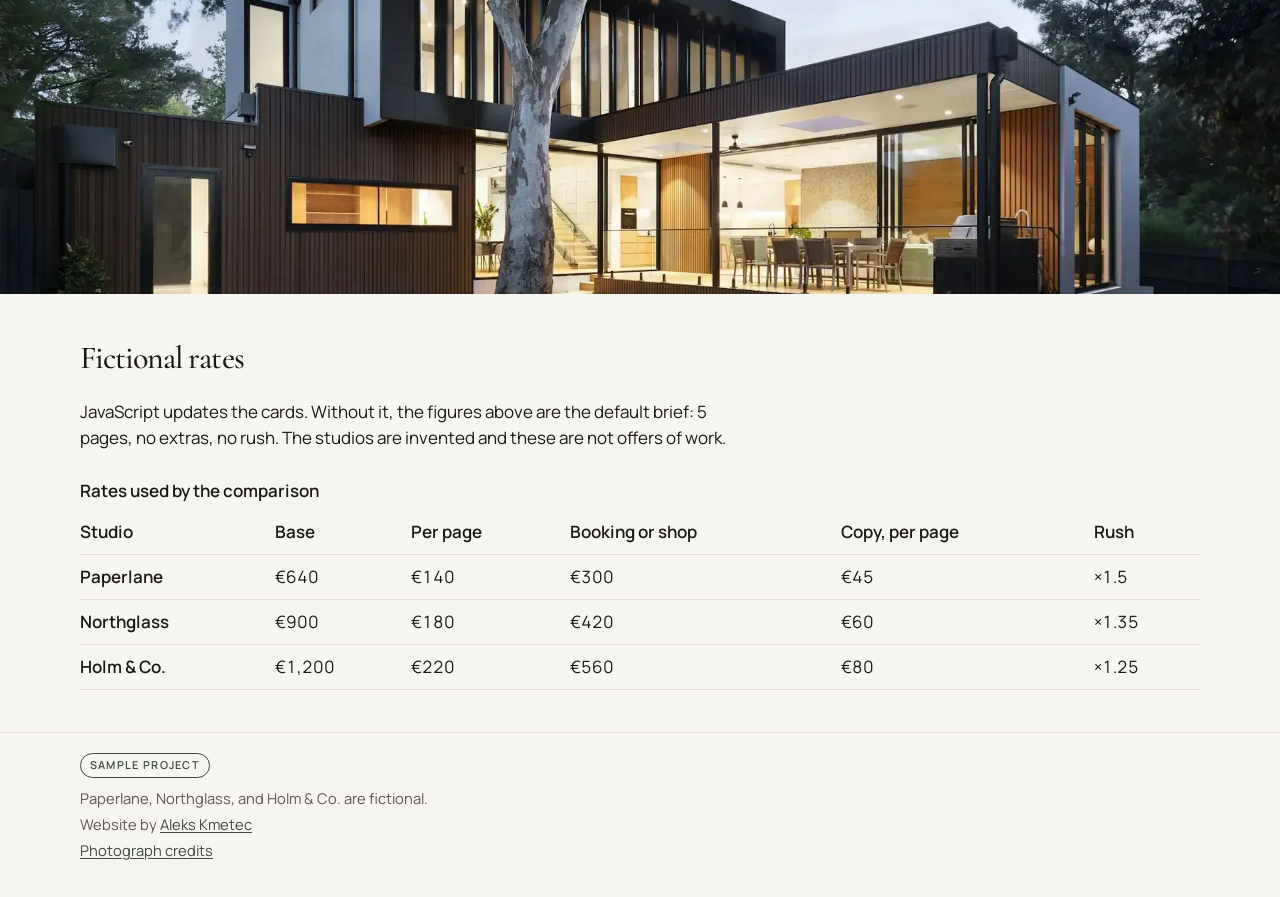
<file: quote-bench/index.html>
<!DOCTYPE html>
<html lang="en">
<head>
<meta charset="utf-8">
<meta name="viewport" content="width=device-width, initial-scale=1">
<title>Quote Bench · a sample quote comparison</title>
<meta name="description" content="Quote Bench compares three fictional studios for a small website. Change the pages, extras, and timeline. The sample prices stay in your browser.">
<link rel="canonical" href="https://aleex9311.github.io/quote-bench/">
<meta property="og:type" content="website">
<meta property="og:locale" content="en_GB">
<meta property="og:title" content="Quote Bench · sample quote comparison">
<meta property="og:description" content="A small web app that compares fictional studio quotes for a website. Nothing is sent.">
<meta property="og:url" content="https://aleex9311.github.io/quote-bench/">
<meta property="og:image" content="https://aleex9311.github.io/quote-bench/og.png">
<meta property="og:image:width" content="1200">
<meta property="og:image:height" content="630">
<meta property="og:image:alt" content="A bright modern living room, the hero of the Quote Bench sample">
<meta name="twitter:card" content="summary_large_image">
<meta name="twitter:title" content="Quote Bench · sample quote comparison">
<meta name="twitter:description" content="Compare three fictional studios. The figures update in the browser.">
<meta name="twitter:image" content="https://aleex9311.github.io/quote-bench/og.png">
<meta name="theme-color" content="#f7f5f2">
<link rel="icon" href="favicon.svg" type="image/svg+xml">
<link rel="preload" href="/fonts/cormorant-500.woff2" as="font" type="font/woff2" crossorigin>
<link rel="stylesheet" href="/base.css">
<link rel="stylesheet" href="styles.css">
</head>
<body>
<a class="skip" href="#content">Skip to content</a>
<header class="top">
  <a class="mark" href="#top">Quote Bench</a>
  <span class="badge">Sample project</span>
</header>
<main id="content">
  <section class="hero shot" id="top">
    <img src="images/hero.webp" width="1920" height="1200" alt="A bright open-plan living room with a pale sofa, timber wall, and glass doors to a terrace." fetchpriority="high">
  </section>
  <section class="intro">
    <div class="wrap">
      <p class="kicker">Sample project · Web app</p>
      <h1>Quote Bench</h1>
      <p class="lede">Compare three fictional studios for a small website. Change the brief and the sample prices update in this browser. Nothing is sent.</p>
      <p class="hint">Aleks is not one of these studios. The numbers are made up for the demonstration.</p>
    </div>
  </section>

  <section class="tool" aria-label="Comparison">
    <div class="wrap">
      <form id="brief">
        <fieldset class="brief">
          <legend>Project brief</legend>
          <div class="controls">
            <div>
              <label for="pages">Pages</label>
              <div class="stepper">
                <button type="button" id="pages-dec" aria-label="Fewer pages">−</button>
                <input id="pages" name="pages" type="number" min="1" max="20" value="5" inputmode="numeric" aria-describedby="pages-help">
                <button type="button" id="pages-inc" aria-label="More pages">+</button>
              </div>
              <p class="hint" id="pages-help">From 1 to 20 pages.</p>
            </div>
            <label class="check"><input id="booking" name="booking" type="checkbox"> Booking or a small shop</label>
            <label class="check"><input id="copy" name="copy" type="checkbox"> Copywriting included</label>
          </div>
          <label class="check"><input id="rush" name="rush" type="checkbox" aria-describedby="rush-help"> Rush timeline</label>
          <p class="hint" id="rush-help">Rush multiplies the sample total. Paperlane ×1.5, Northglass ×1.35, Holm &amp; Co. ×1.25.</p>
        </fieldset>
      </form>
      <p id="summary" aria-live="polite">Lowest sample quote: Paperlane, €1,340.</p>
      <div class="results">
        <article class="quote is-low" id="quote-paperlane" aria-labelledby="name-paperlane">
          <p class="flag" data-flag>Lowest sample</p>
          <p class="studio" id="name-paperlane">Paperlane</p>
          <p class="total" data-total>€1,340</p>
          <dl data-lines>
            <div class="line"><dt>Base</dt><dd>€640</dd></div>
            <div class="line"><dt>5 pages</dt><dd>€700</dd></div>
          </dl>
          <p class="note">A lean sample: fewer rounds, plain pages.</p>
        </article>
        <article class="quote" id="quote-northglass" aria-labelledby="name-northglass">
          <p class="flag" data-flag hidden>Lowest sample</p>
          <p class="studio" id="name-northglass">Northglass</p>
          <p class="total" data-total>€1,800</p>
          <dl data-lines>
            <div class="line"><dt>Base</dt><dd>€900</dd></div>
            <div class="line"><dt>5 pages</dt><dd>€900</dd></div>
          </dl>
          <p class="note">A middle sample with more time for structure.</p>
        </article>
        <article class="quote" id="quote-holm" aria-labelledby="name-holm">
          <p class="flag" data-flag hidden>Lowest sample</p>
          <p class="studio" id="name-holm">Holm &amp; Co.</p>
          <p class="total" data-total>€2,300</p>
          <dl data-lines>
            <div class="line"><dt>Base</dt><dd>€1,200</dd></div>
            <div class="line"><dt>5 pages</dt><dd>€1,100</dd></div>
          </dl>
          <p class="note">The slowest fictional studio. More writing, a smaller rush premium.</p>
        </article>
      </div>
    </div>
  </section>

  <figure class="interlude shot">
    <img src="images/house.webp" width="1800" height="1100" alt="A modern timber house at dusk, with warm light in the rooms and a tree in the garden." loading="lazy">
  </figure>

  <section class="about">
    <div class="wrap">
      <h2>Fictional rates</h2>
      <p>JavaScript updates the cards. Without it, the figures above are the default brief: 5 pages, no extras, no rush. The studios are invented and these are not offers of work.</p>
      <div class="table-scroll">
      <table class="rates">
        <caption>Rates used by the comparison</caption>
        <thead>
          <tr>
            <th scope="col">Studio</th>
            <th scope="col">Base</th>
            <th scope="col">Per page</th>
            <th scope="col">Booking or shop</th>
            <th scope="col">Copy, per page</th>
            <th scope="col">Rush</th>
          </tr>
        </thead>
        <tbody>
          <tr><th scope="row">Paperlane</th><td>€640</td><td>€140</td><td>€300</td><td>€45</td><td>×1.5</td></tr>
          <tr><th scope="row">Northglass</th><td>€900</td><td>€180</td><td>€420</td><td>€60</td><td>×1.35</td></tr>
          <tr><th scope="row">Holm &amp; Co.</th><td>€1,200</td><td>€220</td><td>€560</td><td>€80</td><td>×1.25</td></tr>
        </tbody>
      </table>
      </div>
      <noscript><p>This comparison needs JavaScript to recalculate. It still runs only in your browser.</p></noscript>
    </div>
  </section>
</main>
<footer class="site">
  <div class="wrap">
    <p class="badge">Sample project</p>
    <p>Paperlane, Northglass, and Holm &amp; Co. are fictional.</p>
    <p>Website by <a href="https://aleex9311.github.io/">Aleks Kmetec</a></p>
    <p><a href="/credits.html">Photograph credits</a></p>
  </div>
</footer>
<script src="app.js"></script>
</body>
</html>
</file>
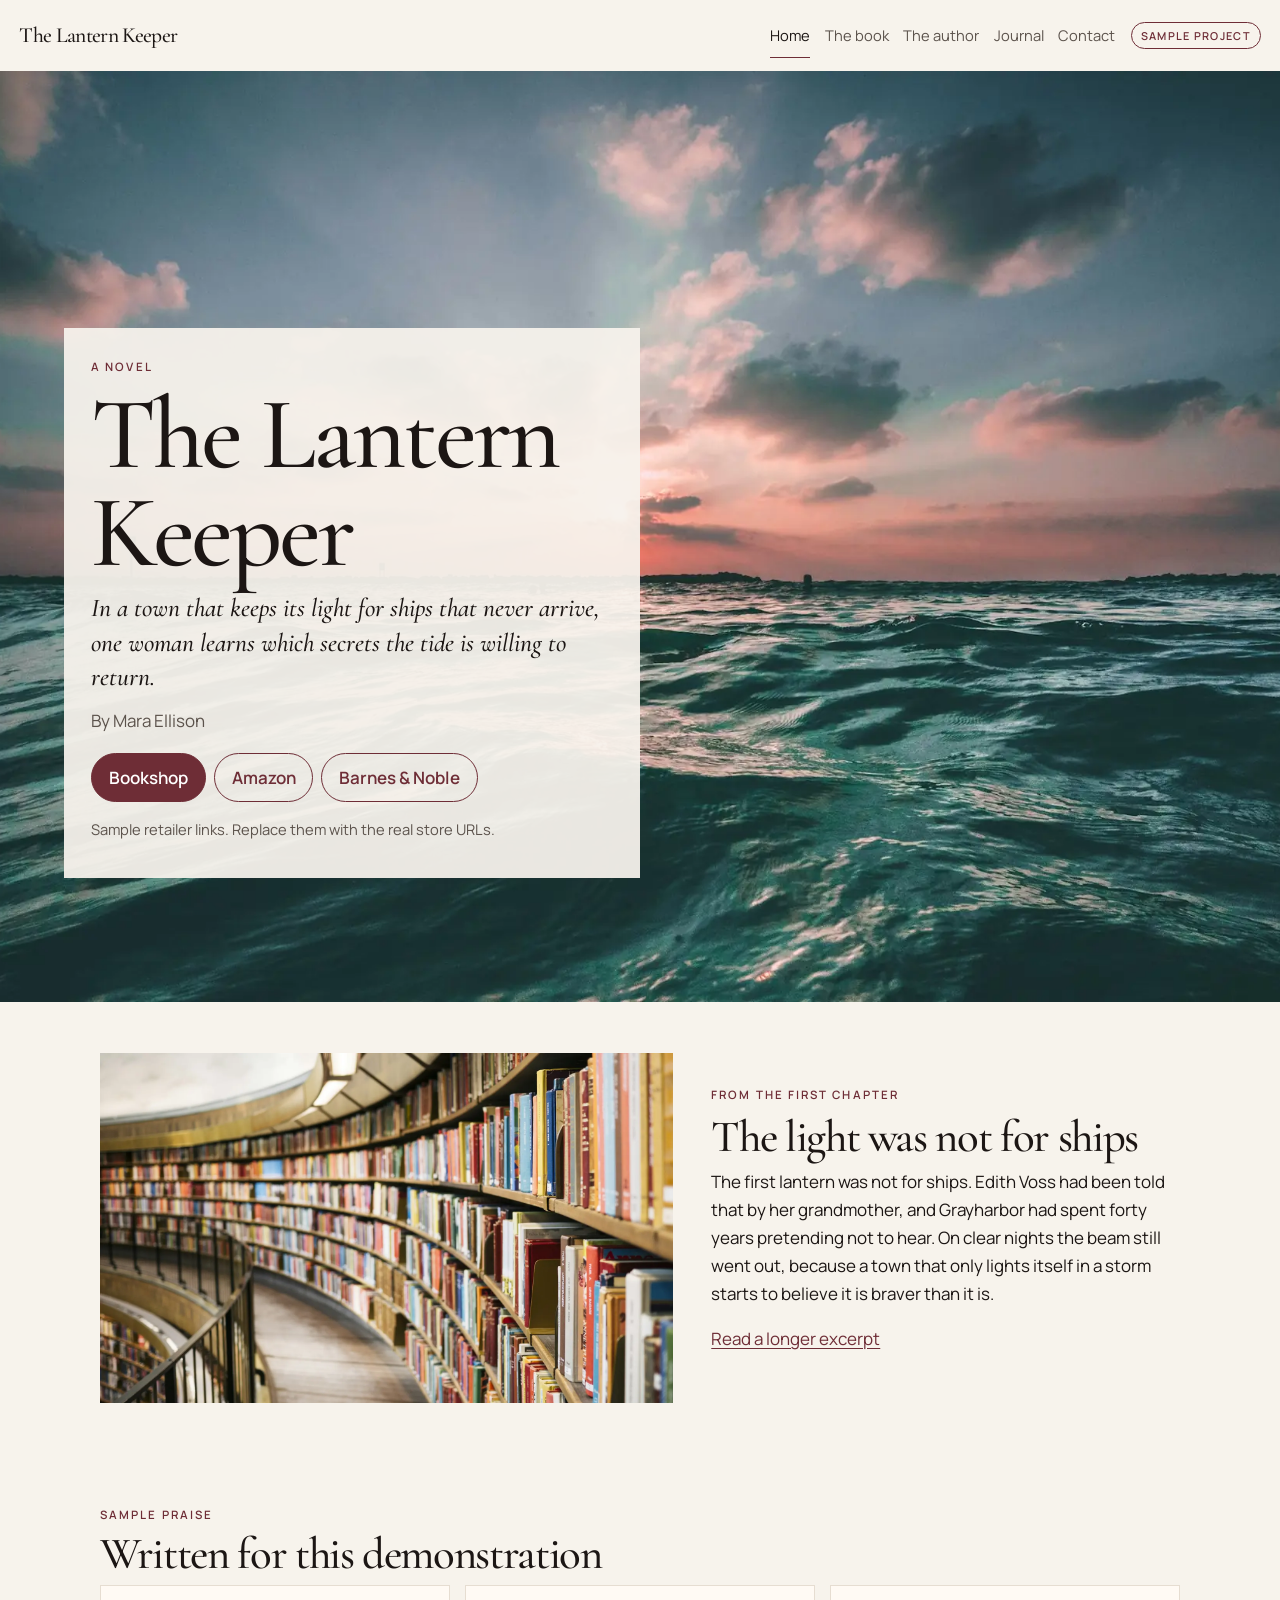
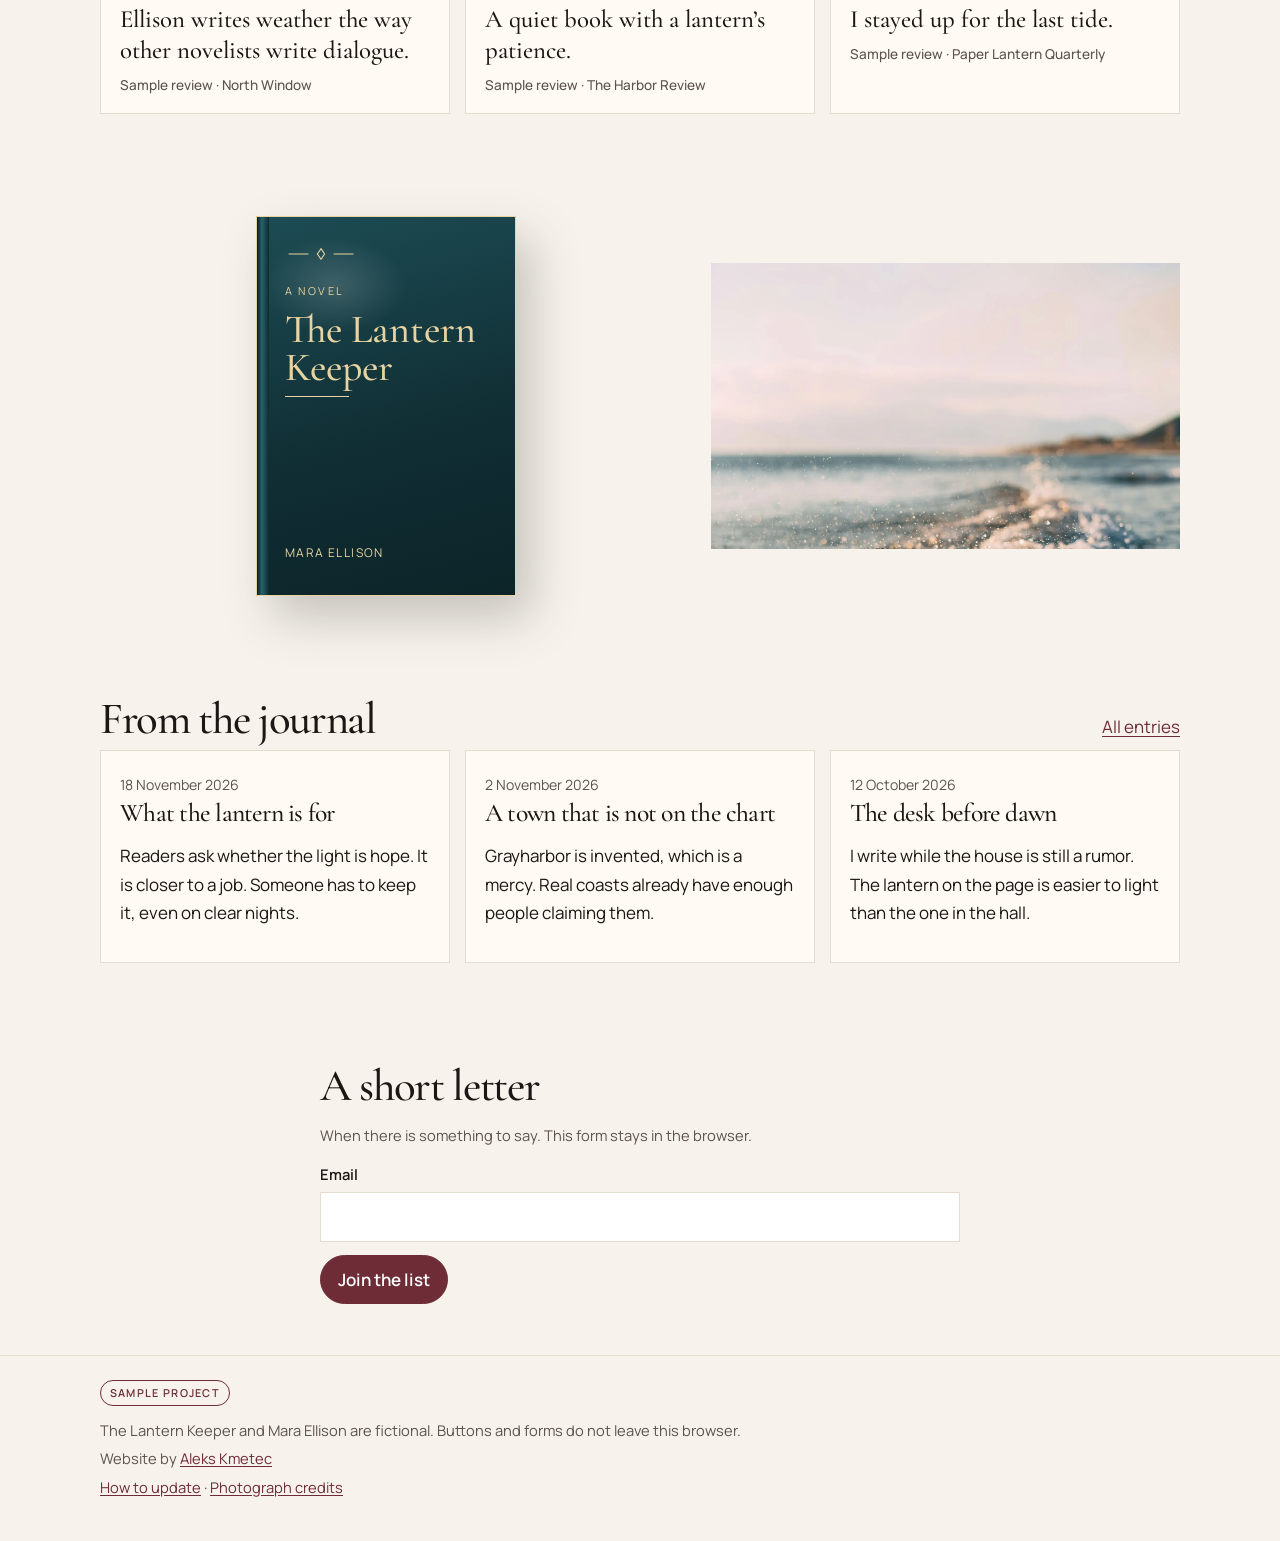
<file: the-lantern-keeper/index.html>
<!DOCTYPE html>
<html lang="en">
<head>
<meta charset="utf-8">
<meta name="viewport" content="width=device-width, initial-scale=1">
<title>The Lantern Keeper · a novel by Mara Ellison</title>
<!-- sample author site, static files -->
<meta name="description" content="The Lantern Keeper, a novel by Mara Ellison. A sample author website: the book, the author, a journal, and a way to write.">
<link rel="canonical" href="https://aleex9311.github.io/the-lantern-keeper/">
<meta property="og:type" content="website">
<meta property="og:locale" content="en_GB">
<meta property="og:title" content="The Lantern Keeper · Mara Ellison">
<meta property="og:description" content="A sample author site for a fictional novel. Home, the book, the author, contact, and a journal.">
<meta property="og:url" content="https://aleex9311.github.io/the-lantern-keeper/">
<meta property="og:image" content="https://aleex9311.github.io/the-lantern-keeper/og.png">
<meta property="og:image:width" content="1200">
<meta property="og:image:height" content="630">
<meta property="og:image:alt" content="Sunset over open water, the hero for The Lantern Keeper">
<meta name="twitter:card" content="summary_large_image">
<meta name="twitter:title" content="The Lantern Keeper · Mara Ellison">
<meta name="twitter:description" content="A sample author site for a fictional novel.">
<meta name="twitter:image" content="https://aleex9311.github.io/the-lantern-keeper/og.png">
<meta name="theme-color" content="#f7f3ec">
<link rel="icon" href="favicon.svg" type="image/svg+xml">
<link rel="preload" href="/fonts/cormorant-500.woff2" as="font" type="font/woff2" crossorigin>
<link rel="stylesheet" href="/base.css">
<link rel="stylesheet" href="site.css">
</head>
<body>
<a class="skip" href="#content">Skip to content</a>
<header class="top">
  <a class="mark" href="index.html">The Lantern Keeper</a>
  <nav aria-label="Primary">
    <a href="index.html" aria-current="page">Home</a>
    <a href="book.html">The book</a>
    <a href="author.html">The author</a>
    <a href="blog.html">Journal</a>
    <a href="contact.html">Contact</a>
  </nav>
  <span class="badge">Sample project</span>
</header>
<main id="content">
  <section class="hero-photo">
    <img src="images/hero.webp" width="1920" height="1200" alt="Sunset over a wide stretch of open water, the light sitting low on the horizon." fetchpriority="high">
    <div class="hero-panel">
      <div class="hero-card">
        <p class="kicker">A novel</p>
        <h1>The Lantern Keeper</h1>
        <p class="lede">In a town that keeps its light for ships that never arrive, one woman learns which secrets the tide is willing to return.</p>
        <p class="by">By Mara Ellison</p>
        <div class="actions">
          <a class="btn" href="https://example.com/bookshop">Bookshop</a>
          <a class="btn ghost" href="https://example.com/amazon">Amazon</a>
          <a class="btn ghost" href="https://example.com/barnes">Barnes &amp; Noble</a>
        </div>
        <p class="hint">Sample retailer links. Replace them with the real store URLs.</p>
      </div>
    </div>
  </section>

  <section>
    <div class="wrap spread">
      <div class="shot">
        <img src="images/library.webp" width="1800" height="1100" alt="Curved wooden shelves filled with books in a quiet library." loading="lazy">
      </div>
      <div class="prose">
        <p class="kicker">From the first chapter</p>
        <h2>The light was not for ships</h2>
        <p>The first lantern was not for ships. Edith Voss had been told that by her grandmother, and Grayharbor had spent forty years pretending not to hear. On clear nights the beam still went out, because a town that only lights itself in a storm starts to believe it is braver than it is.</p>
        <p><a href="book.html">Read a longer excerpt</a></p>
      </div>
    </div>
  </section>

  <section>
    <div class="wrap">
      <p class="kicker">Sample praise</p>
      <h2>Written for this demonstration</h2>
      <div class="quotes">
        <article class="card"><blockquote>Ellison writes weather the way other novelists write dialogue.<footer>Sample review · North Window</footer></blockquote></article>
        <article class="card"><blockquote>A quiet book with a lantern’s patience.<footer>Sample review · The Harbor Review</footer></blockquote></article>
        <article class="card"><blockquote>I stayed up for the last tide.<footer>Sample review · Paper Lantern Quarterly</footer></blockquote></article>
      </div>
    </div>
  </section>

  <section>
    <div class="wrap spread">
      <div class="book" role="img" aria-label="Clothbound cover of The Lantern Keeper by Mara Ellison">
        <div class="board">
          <div>
            <svg class="ornament" viewBox="0 0 80 18" aria-hidden="true"><path d="M4 9h22M54 9h22M40 3l4 6-4 6-4-6z" fill="none" stroke="#e7d3a1" stroke-width="1.2"/></svg>
            <p class="cover-kicker">A novel</p>
            <p class="cover-title">The Lantern Keeper</p>
            <span class="cover-rule"></span>
          </div>
          <p class="cover-author">Mara Ellison</p>
        </div>
      </div>
      <div class="shot">
        <img src="images/wave.webp" width="1800" height="1100" alt="A sunlit wave curling toward the camera, with a pale coast behind it." loading="lazy">
      </div>
    </div>
  </section>

  <section>
    <div class="wrap">
      <div class="section-head">
        <h2>From the journal</h2>
        <a href="blog.html">All entries</a>
      </div>
      <div class="posts" id="latest"><noscript><p>The journal needs JavaScript to read posts.json.</p></noscript></div>
    </div>
  </section>

  <section>
    <div class="wrap" style="max-width:640px">
      <h2>A short letter</h2>
      <p class="hint">When there is something to say. This form stays in the browser.</p>
      <form data-thanks action="#">
        <label>Email <input name="email" type="email" autocomplete="email" required></label>
        <button class="btn" type="submit">Join the list</button>
      </form>
      <div class="thanks" data-thanks-box tabindex="-1" hidden>
        <h2>Thank you.</h2>
        <p>This is a sample form, so nothing was sent and no list was joined.</p>
      </div>
    </div>
  </section>
</main>
<footer class="site">
  <div class="wrap">
    <p class="badge">Sample project</p>
    <p>The Lantern Keeper and Mara Ellison are fictional. Buttons and forms do not leave this browser.</p>
    <p>Website by <a href="https://aleex9311.github.io/">Aleks Kmetec</a></p>
    <p><a href="how-to-update.html">How to update</a> · <a href="/credits.html">Photograph credits</a></p>
  </div>
</footer>
<script src="site.js"></script>
</body>
</html>
</file>
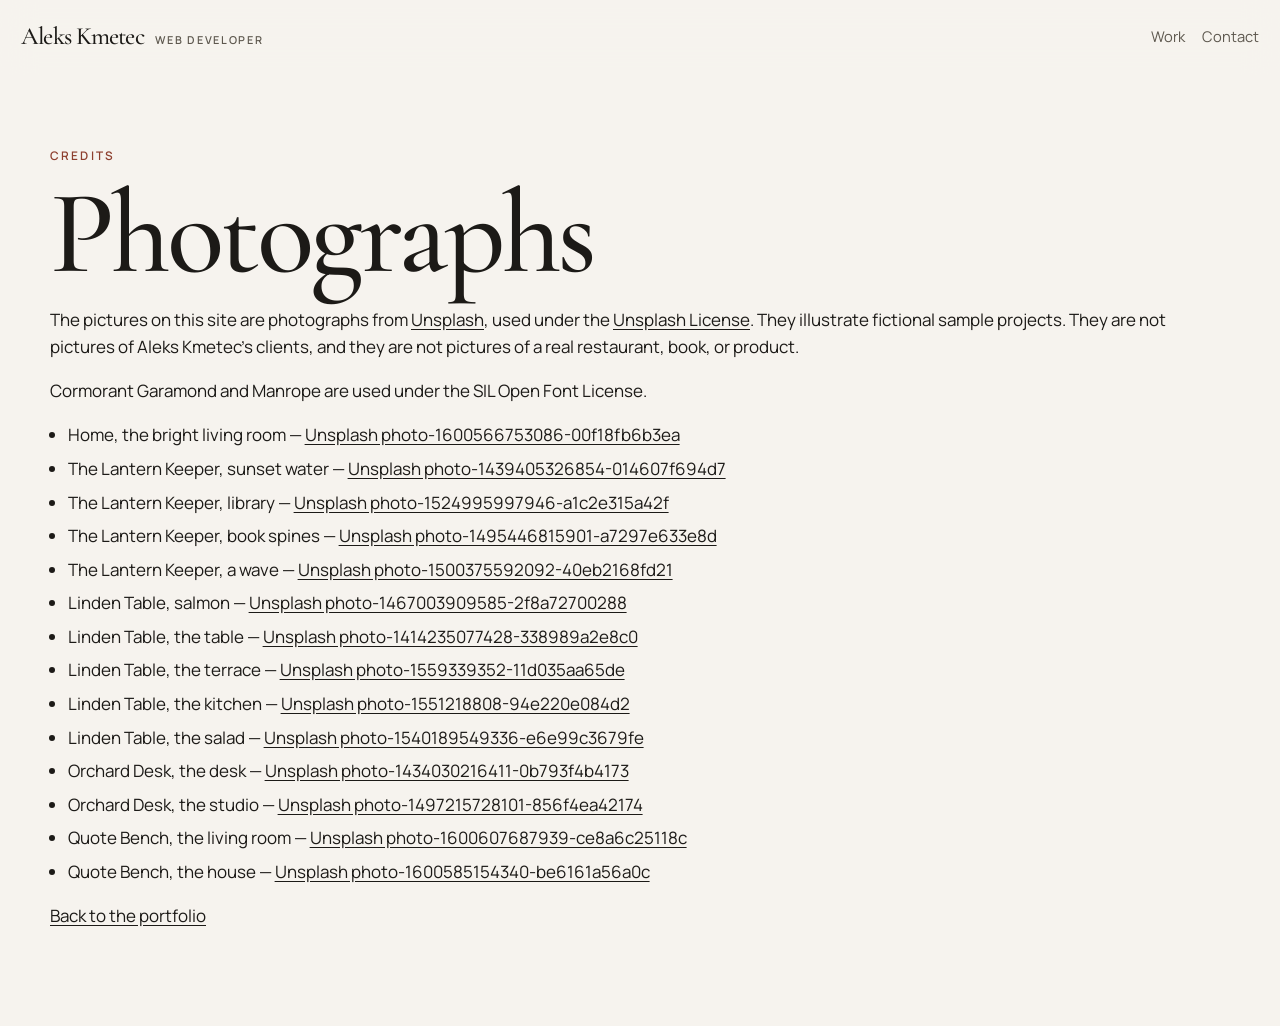
<file: credits.html>
<!DOCTYPE html>
<html lang="en">
<head>
<meta charset="utf-8">
<meta name="viewport" content="width=device-width, initial-scale=1">
<title>Photograph credits · Aleks Kmetec</title>
<meta name="description" content="Credits for the Unsplash photographs used on Aleks Kmetec’s portfolio and sample projects.">
<link rel="canonical" href="https://aleex9311.github.io/credits.html">
<meta name="theme-color" content="#f6f3ee">
<link rel="icon" href="favicon.svg" type="image/svg+xml">
<link rel="stylesheet" href="/base.css">
<link rel="stylesheet" href="styles.css">
</head>
<body>
<a class="skip" href="#content">Skip to content</a>
<header class="top">
  <a class="brand" href="./">Aleks Kmetec <small>Web developer</small></a>
  <nav aria-label="Primary">
    <a href="./#work">Work</a>
    <a href="./#contact">Contact</a>
  </nav>
</header>
<main id="content" class="missing">
  <div class="wrap prose">
    <p class="kicker">Credits</p>
    <h1>Photographs</h1>
    <p>The pictures on this site are photographs from <a href="https://unsplash.com">Unsplash</a>, used under the <a href="https://unsplash.com/license">Unsplash License</a>. They illustrate fictional sample projects. They are not pictures of Aleks Kmetec’s clients, and they are not pictures of a real restaurant, book, or product.</p>
    <p>Cormorant Garamond and Manrope are used under the SIL Open Font License.</p>
    <ul>
      <li>Home, the bright living room — <a href="https://unsplash.com/photos/1600566753086-00f18fb6b3ea">Unsplash photo-1600566753086-00f18fb6b3ea</a></li>
      <li>The Lantern Keeper, sunset water — <a href="https://unsplash.com/photos/1439405326854-014607f694d7">Unsplash photo-1439405326854-014607f694d7</a></li>
      <li>The Lantern Keeper, library — <a href="https://unsplash.com/photos/1524995997946-a1c2e315a42f">Unsplash photo-1524995997946-a1c2e315a42f</a></li>
      <li>The Lantern Keeper, book spines — <a href="https://unsplash.com/photos/1495446815901-a7297e633e8d">Unsplash photo-1495446815901-a7297e633e8d</a></li>
      <li>The Lantern Keeper, a wave — <a href="https://unsplash.com/photos/1500375592092-40eb2168fd21">Unsplash photo-1500375592092-40eb2168fd21</a></li>
      <li>Linden Table, salmon — <a href="https://unsplash.com/photos/1467003909585-2f8a72700288">Unsplash photo-1467003909585-2f8a72700288</a></li>
      <li>Linden Table, the table — <a href="https://unsplash.com/photos/1414235077428-338989a2e8c0">Unsplash photo-1414235077428-338989a2e8c0</a></li>
      <li>Linden Table, the terrace — <a href="https://unsplash.com/photos/1559339352-11d035aa65de">Unsplash photo-1559339352-11d035aa65de</a></li>
      <li>Linden Table, the kitchen — <a href="https://unsplash.com/photos/1551218808-94e220e084d2">Unsplash photo-1551218808-94e220e084d2</a></li>
      <li>Linden Table, the salad — <a href="https://unsplash.com/photos/1540189549336-e6e99c3679fe">Unsplash photo-1540189549336-e6e99c3679fe</a></li>
      <li>Orchard Desk, the desk — <a href="https://unsplash.com/photos/1434030216411-0b793f4b4173">Unsplash photo-1434030216411-0b793f4b4173</a></li>
      <li>Orchard Desk, the studio — <a href="https://unsplash.com/photos/1497215728101-856f4ea42174">Unsplash photo-1497215728101-856f4ea42174</a></li>
      <li>Quote Bench, the living room — <a href="https://unsplash.com/photos/1600607687939-ce8a6c25118c">Unsplash photo-1600607687939-ce8a6c25118c</a></li>
      <li>Quote Bench, the house — <a href="https://unsplash.com/photos/1600585154340-be6161a56a0c">Unsplash photo-1600585154340-be6161a56a0c</a></li>
    </ul>
    <p><a href="./">Back to the portfolio</a></p>
  </div>
</main>
</body>
</html>
</file>
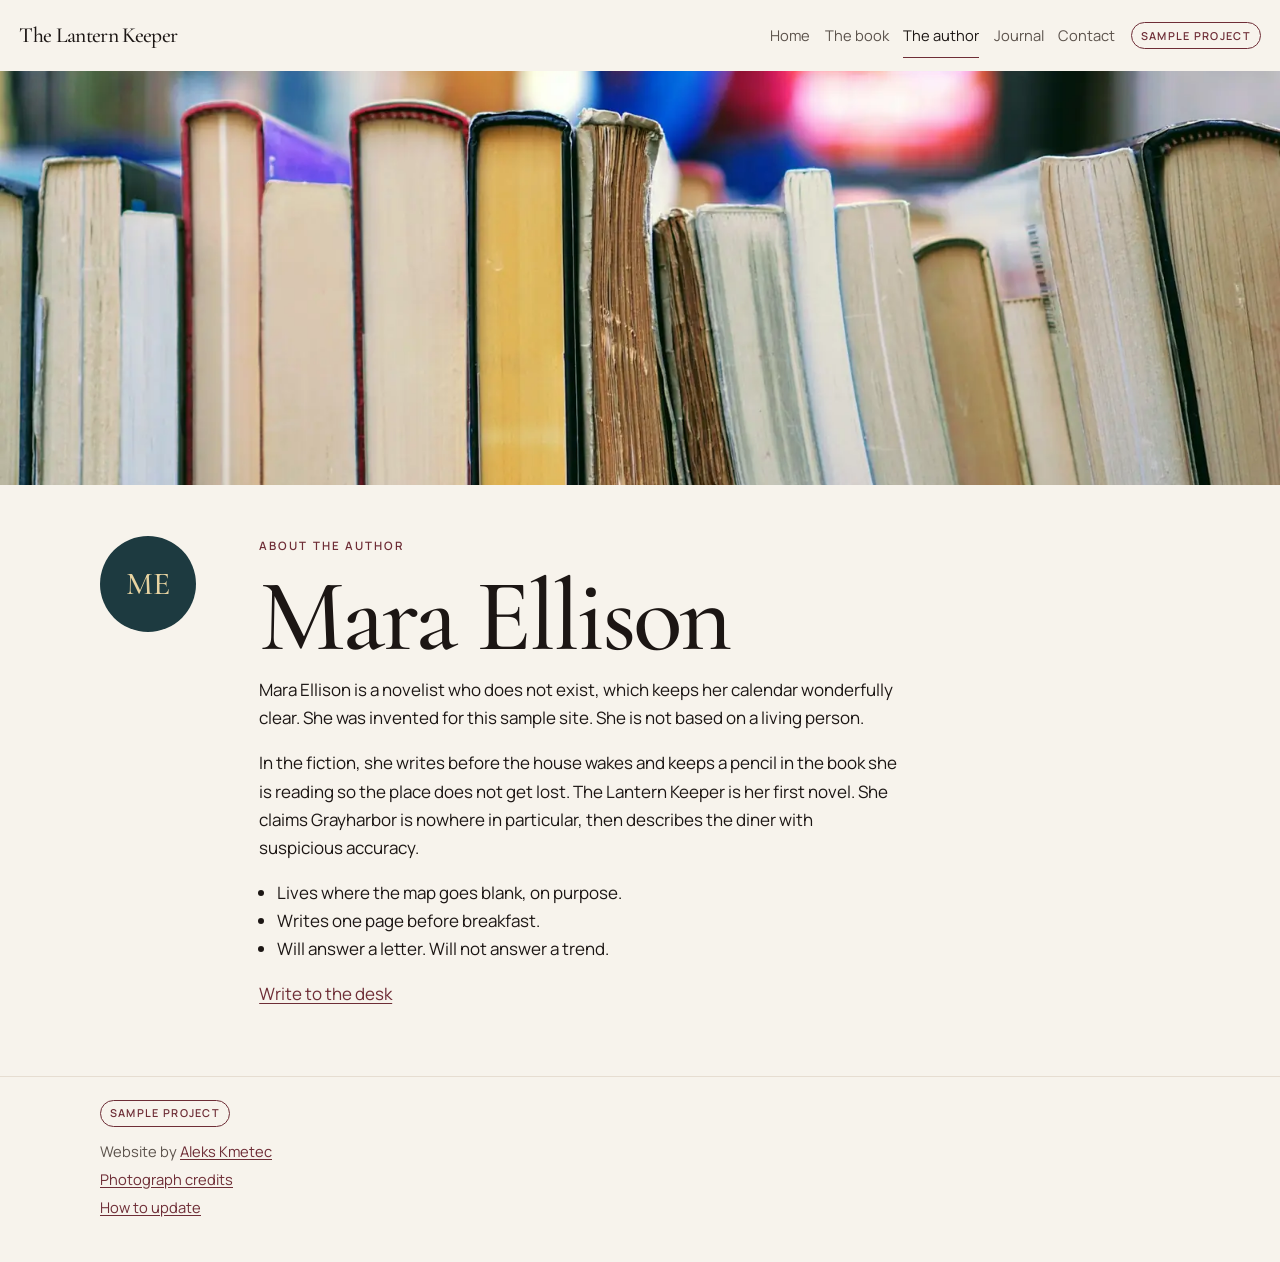
<file: the-lantern-keeper/author.html>
<!DOCTYPE html>
<html lang="en">
<head>
<meta charset="utf-8">
<meta name="viewport" content="width=device-width, initial-scale=1">
<title>About the author · Mara Ellison</title>
<meta name="description" content="Mara Ellison is the fictional author of The Lantern Keeper. This biography was written for a sample website.">
<link rel="canonical" href="https://aleex9311.github.io/the-lantern-keeper/author.html">
<meta property="og:type" content="profile">
<meta property="og:locale" content="en_GB">
<meta property="og:title" content="Mara Ellison · The Lantern Keeper">
<meta property="og:description" content="A sample biography for a fictional novelist.">
<meta property="og:url" content="https://aleex9311.github.io/the-lantern-keeper/author.html">
<meta property="og:image" content="https://aleex9311.github.io/the-lantern-keeper/og.png">
<meta property="og:image:width" content="1200">
<meta property="og:image:height" content="630">
<meta property="og:image:alt" content="Sample cover for the novel The Lantern Keeper by Mara Ellison">
<meta name="twitter:card" content="summary_large_image">
<meta name="twitter:title" content="Mara Ellison · The Lantern Keeper">
<meta name="twitter:description" content="A sample biography for a fictional novelist.">
<meta name="twitter:image" content="https://aleex9311.github.io/the-lantern-keeper/og.png">
<meta name="theme-color" content="#16343a">
<link rel="icon" href="favicon.svg" type="image/svg+xml">
<link rel="stylesheet" href="/base.css">
<link rel="stylesheet" href="site.css">
</head>
<body>
<a class="skip" href="#content">Skip to content</a>
<header class="top">
  <a class="mark" href="index.html">The Lantern Keeper</a>
  <nav aria-label="Primary">
    <a href="index.html">Home</a>
    <a href="book.html">The book</a>
    <a href="author.html" aria-current="page">The author</a>
    <a href="blog.html">Journal</a>
    <a href="contact.html">Contact</a>
  </nav>
  <span class="badge">Sample project</span>
</header>
<figure class="banner"><img src="images/spines.webp" width="1600" height="1000" alt="A row of worn book spines on a dark shelf."></figure>
<main id="content" class="wrap">
  <section class="split">
    <div class="monogram" role="img" aria-label="Monogram M E, not a photograph">ME</div>
    <div class="prose">
      <p class="kicker">About the author</p>
      <h1>Mara Ellison</h1>
      <p>Mara Ellison is a novelist who does not exist, which keeps her calendar wonderfully clear. She was invented for this sample site. She is not based on a living person.</p>
      <p>In the fiction, she writes before the house wakes and keeps a pencil in the book she is reading so the place does not get lost. The Lantern Keeper is her first novel. She claims Grayharbor is nowhere in particular, then describes the diner with suspicious accuracy.</p>
      <ul class="facts">
        <li>Lives where the map goes blank, on purpose.</li>
        <li>Writes one page before breakfast.</li>
        <li>Will answer a letter. Will not answer a trend.</li>
      </ul>
      <p><a href="contact.html">Write to the desk</a></p>
    </div>
  </section>
</main>
<footer class="site"><div class="wrap"><p class="badge">Sample project</p><p>Website by <a href="https://aleex9311.github.io/">Aleks Kmetec</a></p><p><a href="/credits.html">Photograph credits</a></p><p><a href="how-to-update.html">How to update</a></p></div></footer>
<script src="site.js"></script>
</body>
</html>
</file>
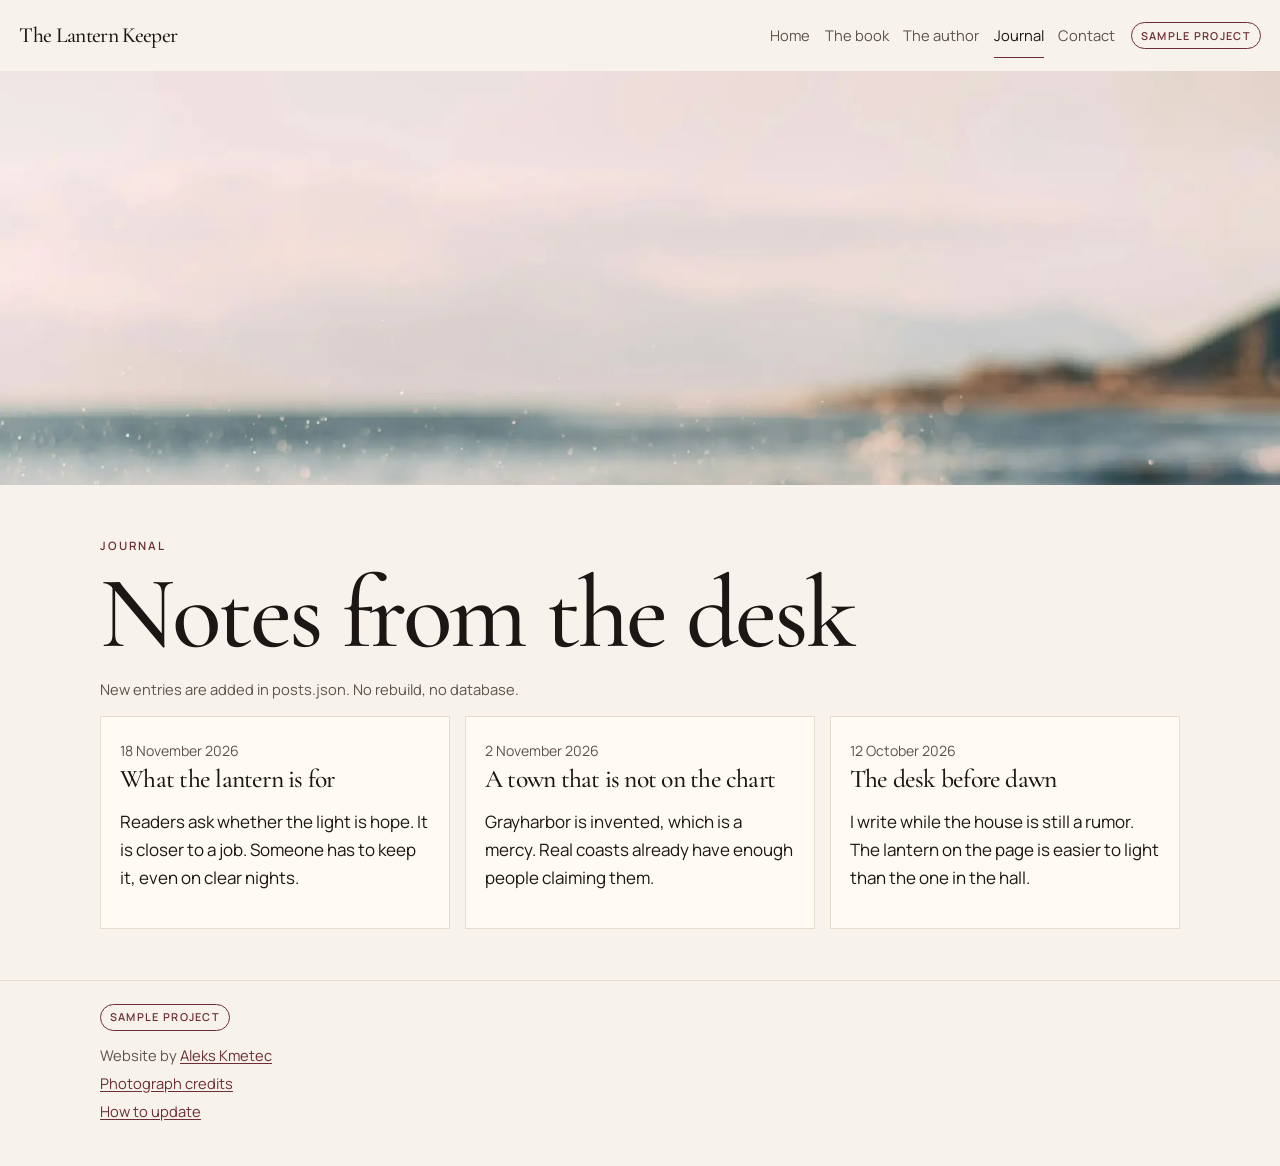
<file: the-lantern-keeper/blog.html>
<!DOCTYPE html>
<html lang="en">
<head>
<meta charset="utf-8">
<meta name="viewport" content="width=device-width, initial-scale=1">
<title>Journal · The Lantern Keeper</title>
<meta name="description" content="Journal entries from Mara Ellison, the fictional author of The Lantern Keeper. Posts live in posts.json.">
<link rel="canonical" href="https://aleex9311.github.io/the-lantern-keeper/blog.html">
<meta property="og:type" content="website">
<meta property="og:locale" content="en_GB">
<meta property="og:title" content="Journal · The Lantern Keeper">
<meta property="og:description" content="Three sample essays. Add another by editing posts.json.">
<meta property="og:url" content="https://aleex9311.github.io/the-lantern-keeper/blog.html">
<meta property="og:image" content="https://aleex9311.github.io/the-lantern-keeper/og.png">
<meta property="og:image:width" content="1200">
<meta property="og:image:height" content="630">
<meta property="og:image:alt" content="Sample cover for the novel The Lantern Keeper by Mara Ellison">
<meta name="twitter:card" content="summary_large_image">
<meta name="twitter:title" content="Journal · The Lantern Keeper">
<meta name="twitter:description" content="Three sample essays. Add another by editing posts.json.">
<meta name="twitter:image" content="https://aleex9311.github.io/the-lantern-keeper/og.png">
<meta name="theme-color" content="#16343a">
<link rel="icon" href="favicon.svg" type="image/svg+xml">
<link rel="stylesheet" href="/base.css">
<link rel="stylesheet" href="site.css">
</head>
<body>
<a class="skip" href="#content">Skip to content</a>
<header class="top">
  <a class="mark" href="index.html">The Lantern Keeper</a>
  <nav aria-label="Primary">
    <a href="index.html">Home</a>
    <a href="book.html">The book</a>
    <a href="author.html">The author</a>
    <a href="blog.html" aria-current="page">Journal</a>
    <a href="contact.html">Contact</a>
  </nav>
  <span class="badge">Sample project</span>
</header>
<figure class="banner"><img src="images/wave.webp" width="1800" height="1100" alt="A sunlit wave with a pale coast behind it."></figure>
<main id="content" class="wrap">
  <section>
    <p class="kicker">Journal</p>
    <h1>Notes from the desk</h1>
    <p class="hint">New entries are added in posts.json. No rebuild, no database.</p>
    <div class="posts" id="posts"><noscript><p>The journal needs JavaScript to read posts.json.</p></noscript></div>
  </section>
</main>
<footer class="site"><div class="wrap"><p class="badge">Sample project</p><p>Website by <a href="https://aleex9311.github.io/">Aleks Kmetec</a></p><p><a href="/credits.html">Photograph credits</a></p><p><a href="how-to-update.html">How to update</a></p></div></footer>
<script src="site.js"></script>
</body>
</html>
</file>
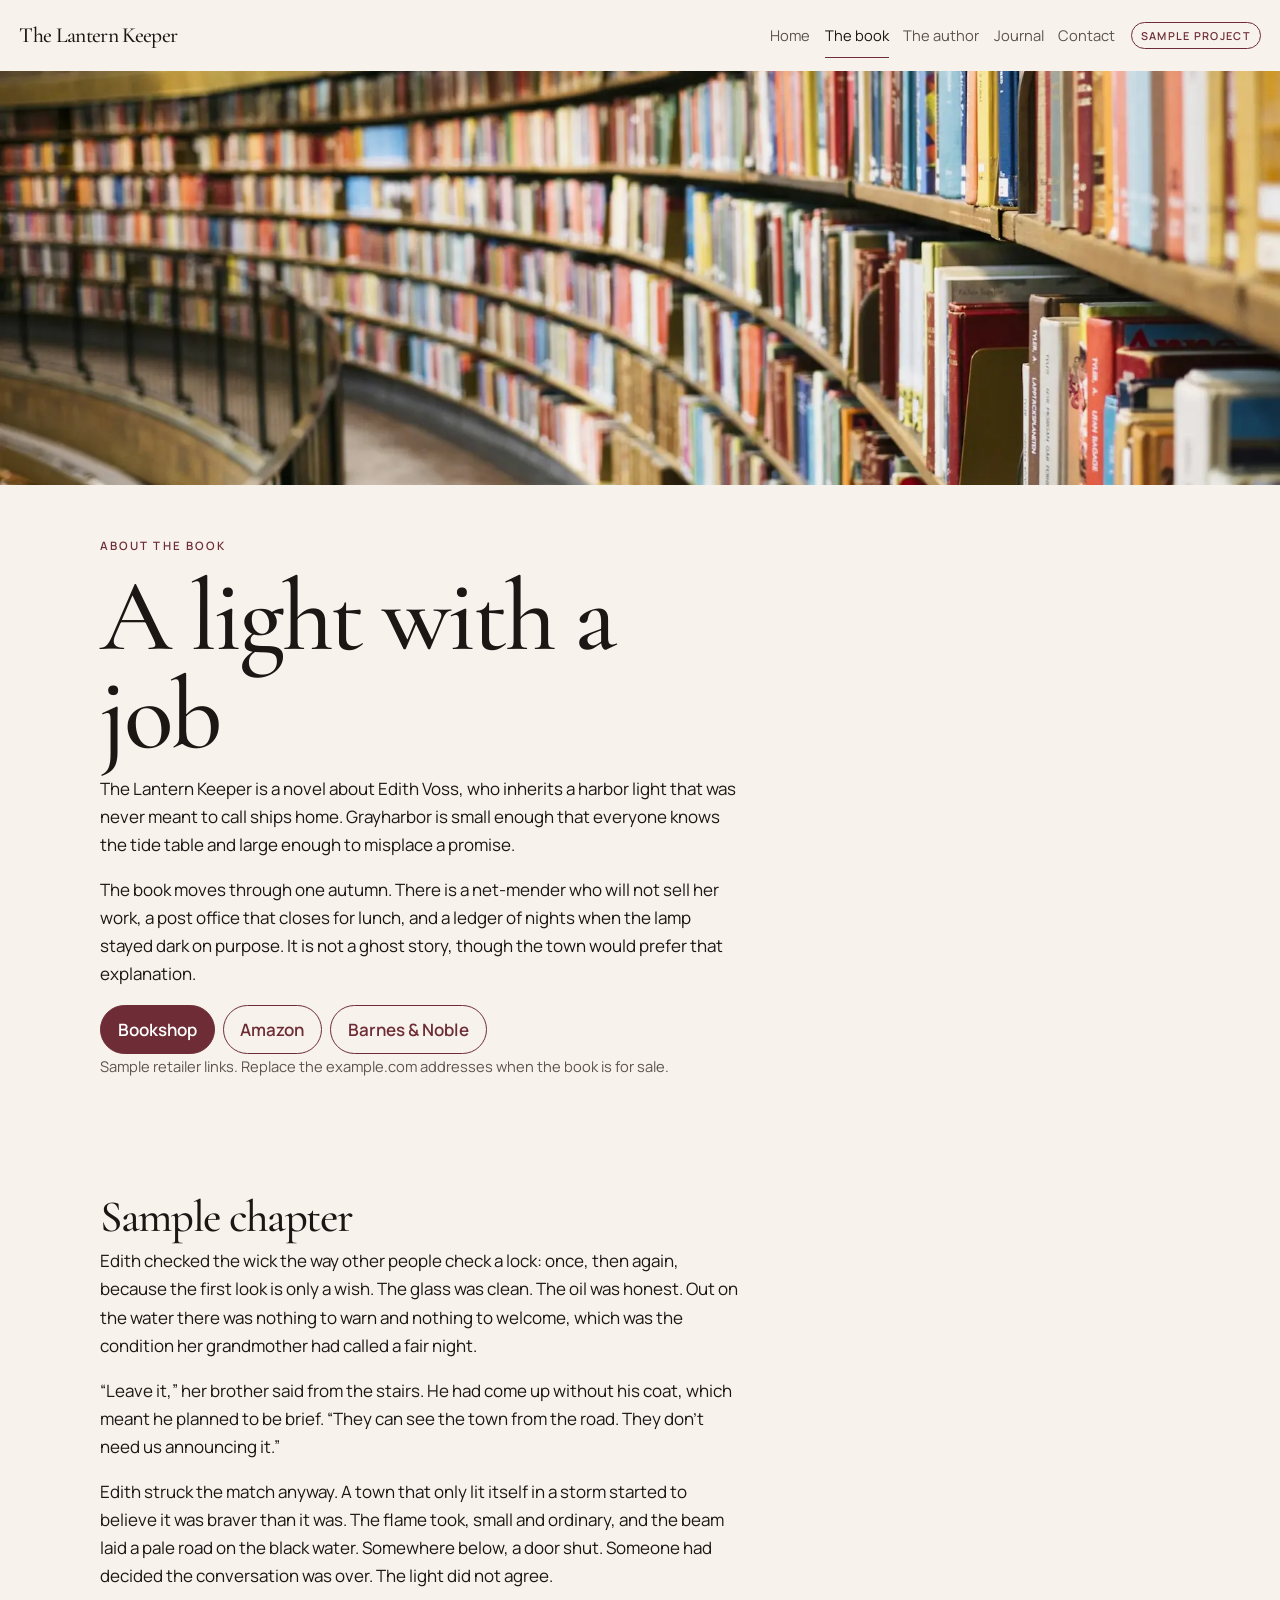
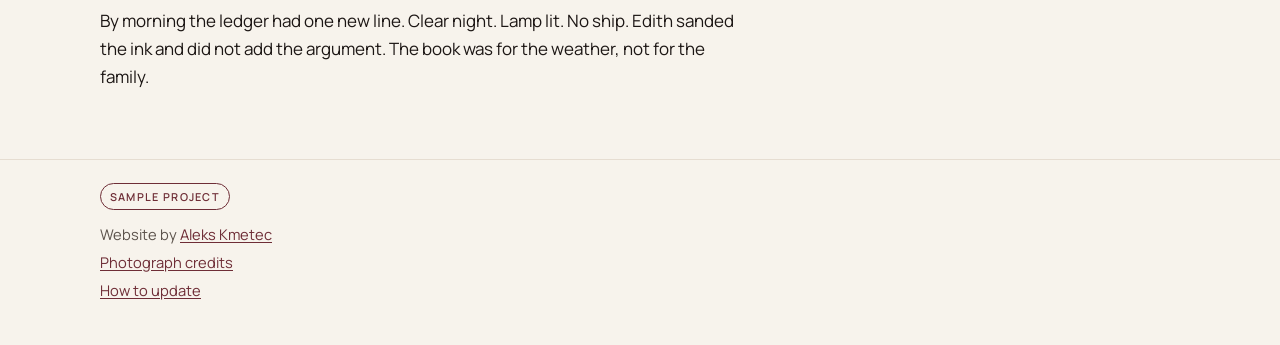
<file: the-lantern-keeper/book.html>
<!DOCTYPE html>
<html lang="en">
<head>
<meta charset="utf-8">
<meta name="viewport" content="width=device-width, initial-scale=1">
<title>About the book · The Lantern Keeper</title>
<meta name="description" content="About The Lantern Keeper, a fictional novel by Mara Ellison, with a sample chapter excerpt.">
<link rel="canonical" href="https://aleex9311.github.io/the-lantern-keeper/book.html">
<meta property="og:type" content="article">
<meta property="og:locale" content="en_GB">
<meta property="og:title" content="About the book · The Lantern Keeper">
<meta property="og:description" content="A quiet novel about a keeper, a town, and a light that goes out on clear nights.">
<meta property="og:url" content="https://aleex9311.github.io/the-lantern-keeper/book.html">
<meta property="og:image" content="https://aleex9311.github.io/the-lantern-keeper/og.png">
<meta property="og:image:width" content="1200">
<meta property="og:image:height" content="630">
<meta property="og:image:alt" content="Sample cover for the novel The Lantern Keeper by Mara Ellison">
<meta name="twitter:card" content="summary_large_image">
<meta name="twitter:title" content="About the book · The Lantern Keeper">
<meta name="twitter:description" content="A quiet novel about a keeper, a town, and a light that goes out on clear nights.">
<meta name="twitter:image" content="https://aleex9311.github.io/the-lantern-keeper/og.png">
<meta name="theme-color" content="#16343a">
<link rel="icon" href="favicon.svg" type="image/svg+xml">
<link rel="stylesheet" href="/base.css">
<link rel="stylesheet" href="site.css">
</head>
<body>
<a class="skip" href="#content">Skip to content</a>
<header class="top">
  <a class="mark" href="index.html">The Lantern Keeper</a>
  <nav aria-label="Primary">
    <a href="index.html">Home</a>
    <a href="book.html" aria-current="page">The book</a>
    <a href="author.html">The author</a>
    <a href="blog.html">Journal</a>
    <a href="contact.html">Contact</a>
  </nav>
  <span class="badge">Sample project</span>
</header>
<figure class="banner"><img src="images/library.webp" width="1800" height="1100" alt="Curved wooden shelves filled with books."></figure>
<main id="content" class="wrap">
  <section class="prose">
    <p class="kicker">About the book</p>
    <h1>A light with a job</h1>
    <p>The Lantern Keeper is a novel about Edith Voss, who inherits a harbor light that was never meant to call ships home. Grayharbor is small enough that everyone knows the tide table and large enough to misplace a promise.</p>
    <p>The book moves through one autumn. There is a net-mender who will not sell her work, a post office that closes for lunch, and a ledger of nights when the lamp stayed dark on purpose. It is not a ghost story, though the town would prefer that explanation.</p>
    <div class="actions">
      <a class="btn" href="https://example.com/bookshop">Bookshop</a>
      <a class="btn ghost" href="https://example.com/amazon">Amazon</a>
      <a class="btn ghost" href="https://example.com/barnes">Barnes &amp; Noble</a>
    </div>
    <p class="hint">Sample retailer links. Replace the example.com addresses when the book is for sale.</p>
  </section>
  <section class="prose">
    <h2>Sample chapter</h2>
    <p>Edith checked the wick the way other people check a lock: once, then again, because the first look is only a wish. The glass was clean. The oil was honest. Out on the water there was nothing to warn and nothing to welcome, which was the condition her grandmother had called a fair night.</p>
    <p>“Leave it,” her brother said from the stairs. He had come up without his coat, which meant he planned to be brief. “They can see the town from the road. They don’t need us announcing it.”</p>
    <p>Edith struck the match anyway. A town that only lit itself in a storm started to believe it was braver than it was. The flame took, small and ordinary, and the beam laid a pale road on the black water. Somewhere below, a door shut. Someone had decided the conversation was over. The light did not agree.</p>
    <p>By morning the ledger had one new line. Clear night. Lamp lit. No ship. Edith sanded the ink and did not add the argument. The book was for the weather, not for the family.</p>
  </section>
</main>
<footer class="site"><div class="wrap"><p class="badge">Sample project</p><p>Website by <a href="https://aleex9311.github.io/">Aleks Kmetec</a></p><p><a href="/credits.html">Photograph credits</a></p><p><a href="how-to-update.html">How to update</a></p></div></footer>
<script src="site.js"></script>
</body>
</html>
</file>
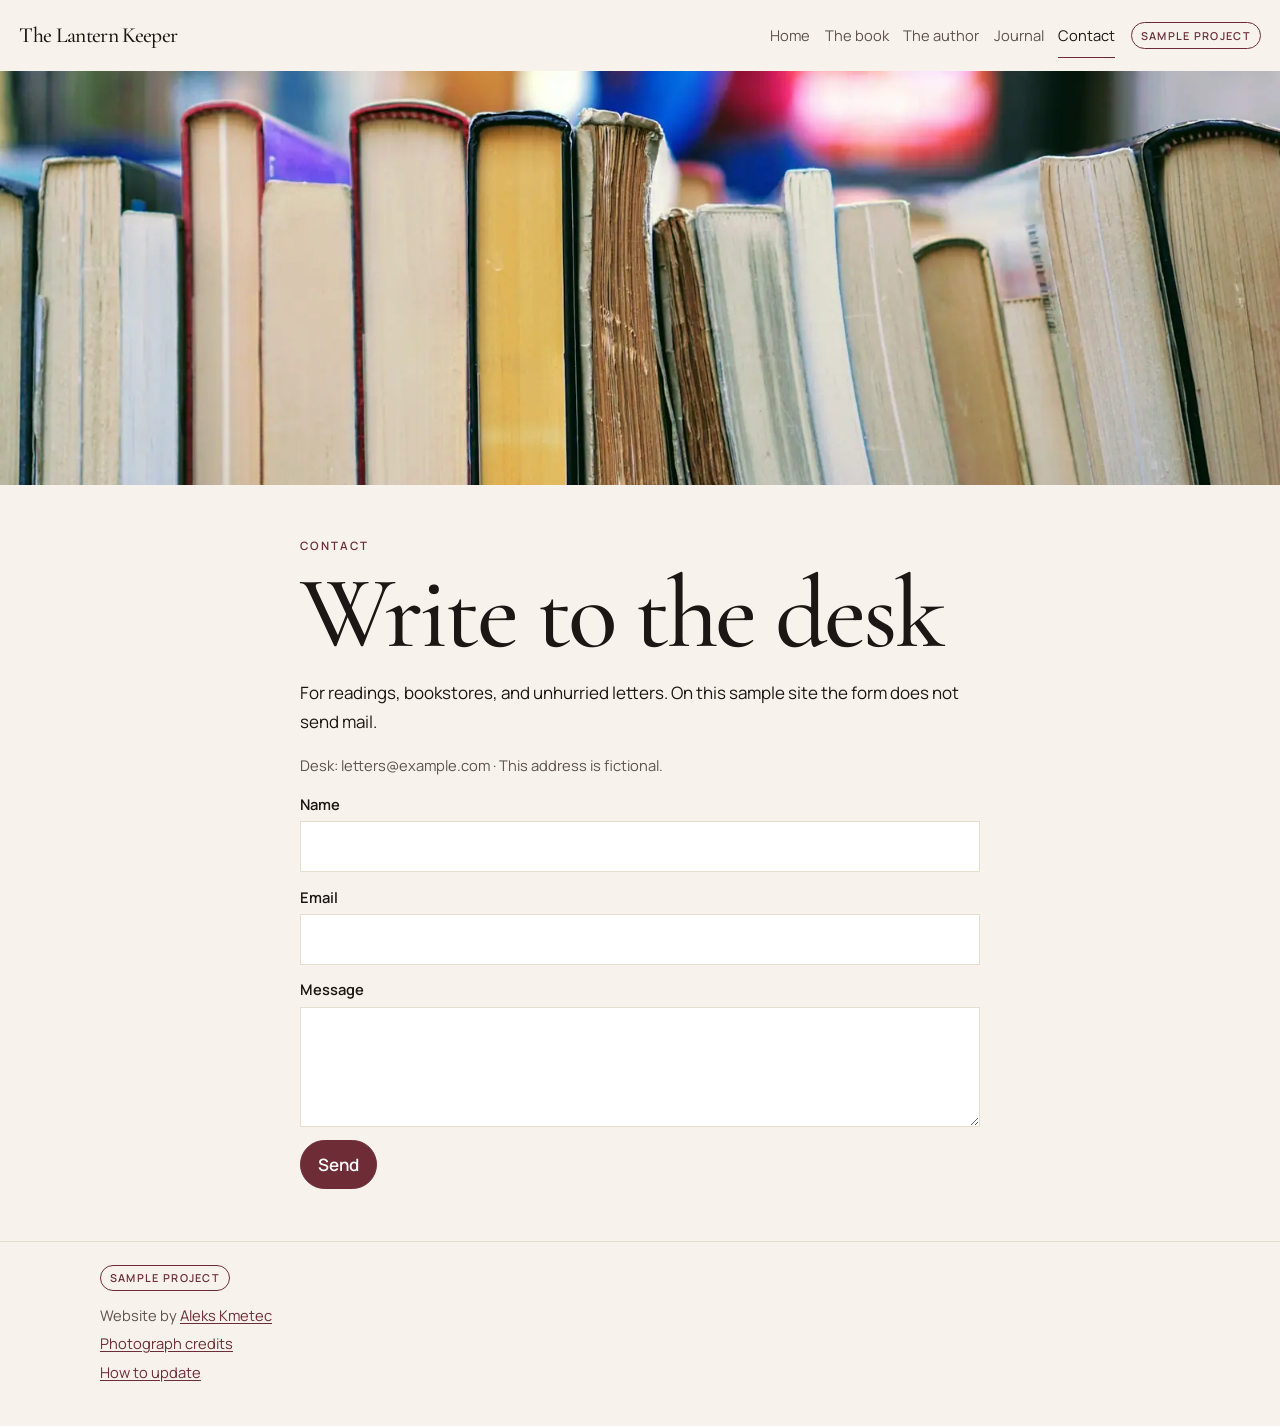
<file: the-lantern-keeper/contact.html>
<!DOCTYPE html>
<html lang="en">
<head>
<meta charset="utf-8">
<meta name="viewport" content="width=device-width, initial-scale=1">
<title>Contact · The Lantern Keeper</title>
<meta name="description" content="Contact the desk for The Lantern Keeper. The form on this sample site does not send anything.">
<link rel="canonical" href="https://aleex9311.github.io/the-lantern-keeper/contact.html">
<meta property="og:type" content="website">
<meta property="og:locale" content="en_GB">
<meta property="og:title" content="Contact · The Lantern Keeper">
<meta property="og:description" content="A sample contact page. The form stays in the browser.">
<meta property="og:url" content="https://aleex9311.github.io/the-lantern-keeper/contact.html">
<meta property="og:image" content="https://aleex9311.github.io/the-lantern-keeper/og.png">
<meta property="og:image:width" content="1200">
<meta property="og:image:height" content="630">
<meta property="og:image:alt" content="Sample cover for the novel The Lantern Keeper by Mara Ellison">
<meta name="twitter:card" content="summary_large_image">
<meta name="twitter:title" content="Contact · The Lantern Keeper">
<meta name="twitter:description" content="A sample contact page. The form stays in the browser.">
<meta name="twitter:image" content="https://aleex9311.github.io/the-lantern-keeper/og.png">
<meta name="theme-color" content="#16343a">
<link rel="icon" href="favicon.svg" type="image/svg+xml">
<link rel="stylesheet" href="/base.css">
<link rel="stylesheet" href="site.css">
</head>
<body>
<a class="skip" href="#content">Skip to content</a>
<header class="top">
  <a class="mark" href="index.html">The Lantern Keeper</a>
  <nav aria-label="Primary">
    <a href="index.html">Home</a>
    <a href="book.html">The book</a>
    <a href="author.html">The author</a>
    <a href="blog.html">Journal</a>
    <a href="contact.html" aria-current="page">Contact</a>
  </nav>
  <span class="badge">Sample project</span>
</header>
<figure class="banner"><img src="images/spines.webp" width="1600" height="1000" alt="A row of worn book spines on a dark shelf."></figure>
<main id="content" class="wrap" style="max-width:680px">
  <section>
    <p class="kicker">Contact</p>
    <h1>Write to the desk</h1>
    <p>For readings, bookstores, and unhurried letters. On this sample site the form does not send mail.</p>
    <p class="hint">Desk: letters@example.com · This address is fictional.</p>
    <form data-thanks action="#">
      <label>Name <input name="name" autocomplete="name" required></label>
      <label>Email <input name="email" type="email" autocomplete="email" required></label>
      <label>Message <textarea name="message" required></textarea></label>
      <button class="btn" type="submit">Send</button>
    </form>
    <div class="thanks" data-thanks-box tabindex="-1" hidden>
      <h2>Thank you, <span data-name></span>.</h2>
      <p>This sample site did not send your message. On the real site, this is where the note would go to the author.</p>
    </div>
  </section>
</main>
<footer class="site"><div class="wrap"><p class="badge">Sample project</p><p>Website by <a href="https://aleex9311.github.io/">Aleks Kmetec</a></p><p><a href="/credits.html">Photograph credits</a></p><p><a href="how-to-update.html">How to update</a></p></div></footer>
<script src="site.js"></script>
</body>
</html>
</file>
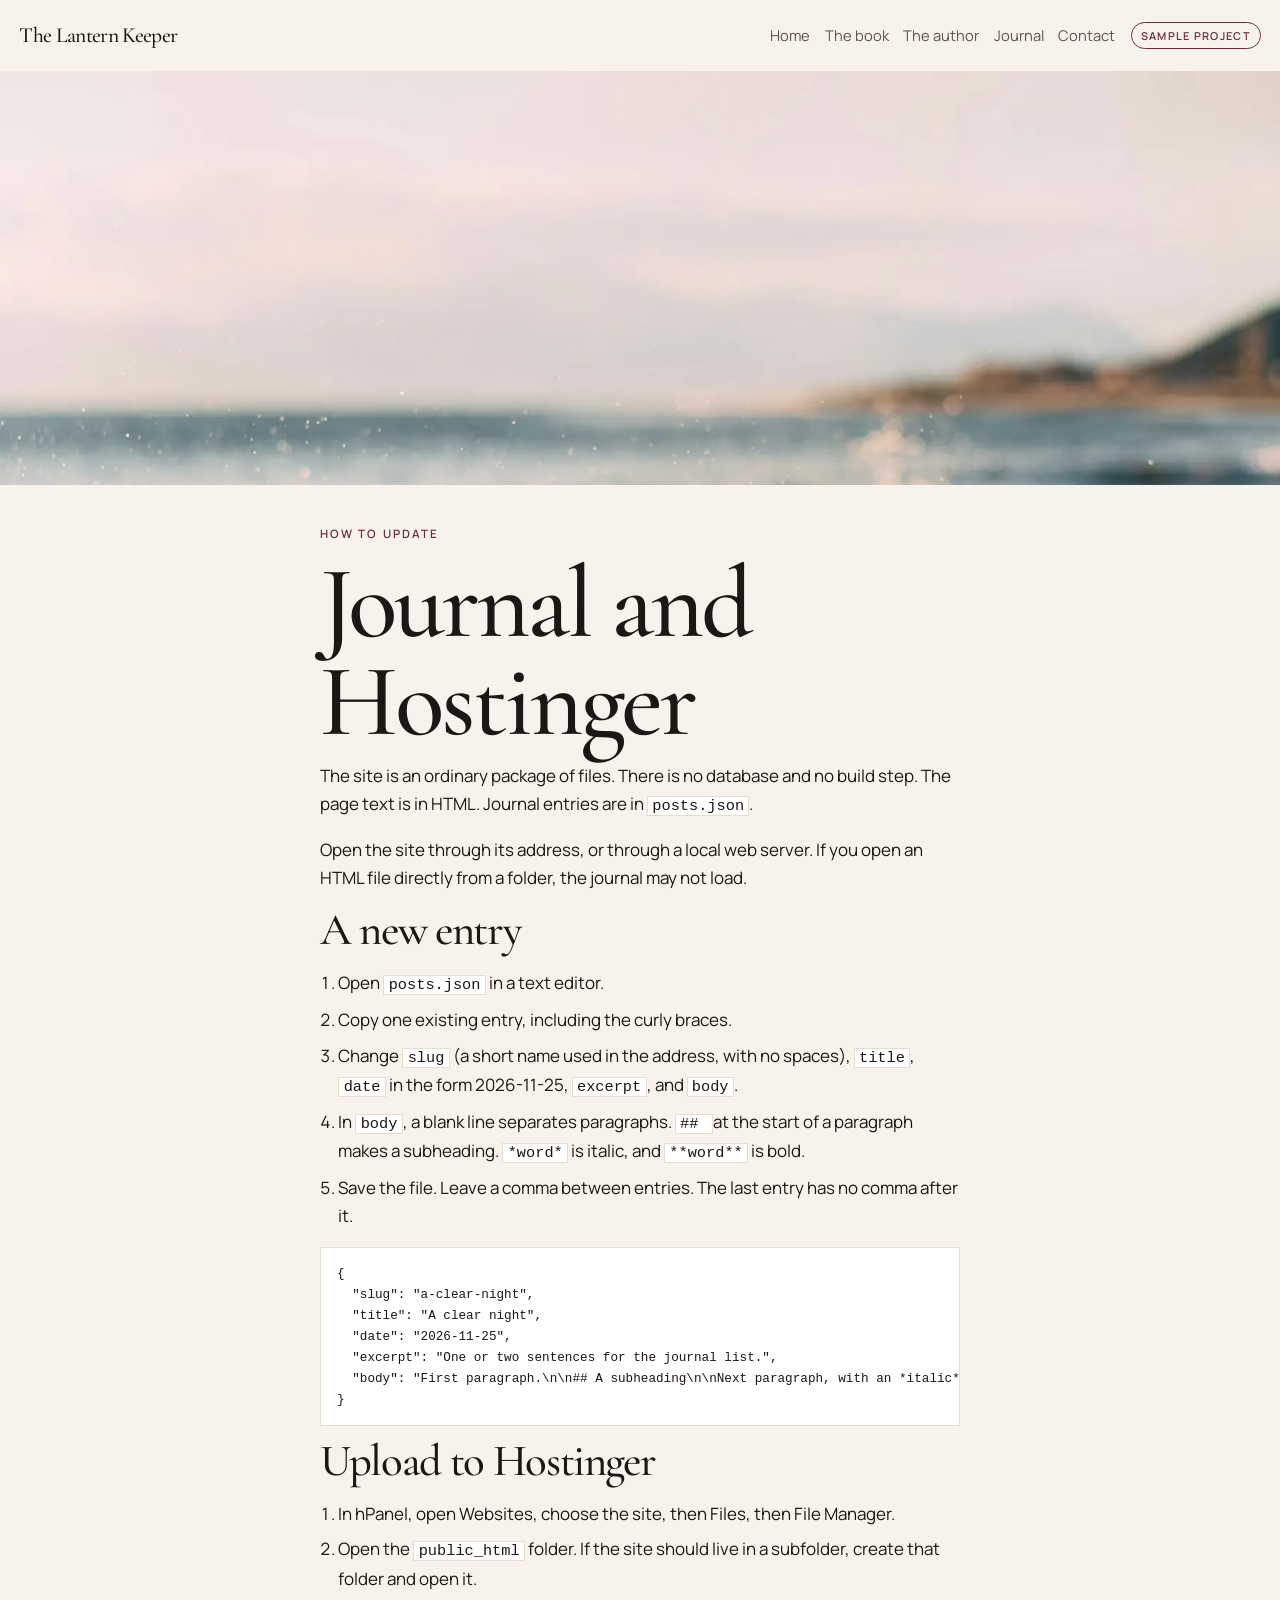
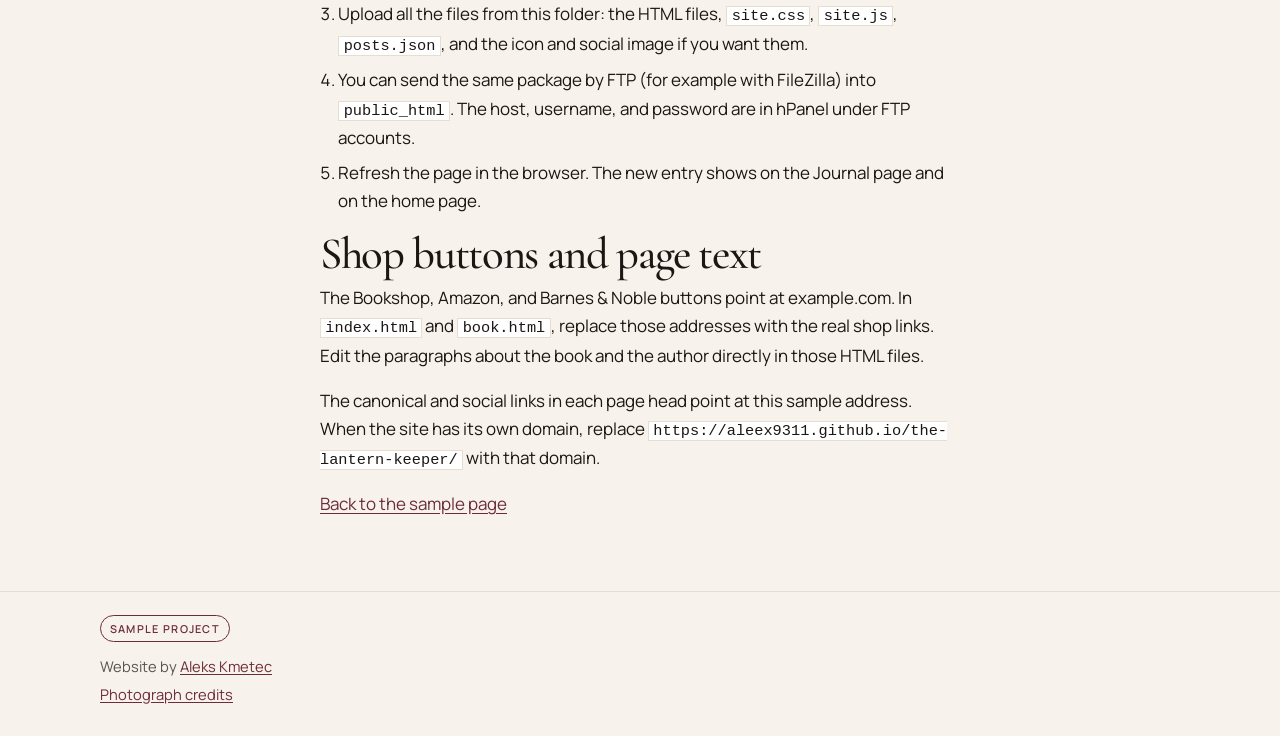
<file: the-lantern-keeper/how-to-update.html>
<!DOCTYPE html>
<html lang="en">
<head>
<meta charset="utf-8">
<meta name="viewport" content="width=device-width, initial-scale=1">
<title>How to update · The Lantern Keeper</title>
<meta name="description" content="How to add a journal entry to The Lantern Keeper and how to upload the site to Hostinger.">
<link rel="canonical" href="https://aleex9311.github.io/the-lantern-keeper/how-to-update.html">
<meta property="og:type" content="article">
<meta property="og:locale" content="en_GB">
<meta property="og:title" content="How to update · The Lantern Keeper">
<meta property="og:description" content="How to add a journal entry and how to upload this sample author site.">
<meta property="og:url" content="https://aleex9311.github.io/the-lantern-keeper/how-to-update.html">
<meta property="og:image" content="https://aleex9311.github.io/the-lantern-keeper/og.png">
<meta property="og:image:width" content="1200">
<meta property="og:image:height" content="630">
<meta property="og:image:alt" content="Sample cover for the novel The Lantern Keeper by Mara Ellison">
<meta name="twitter:card" content="summary_large_image">
<meta name="twitter:title" content="How to update · The Lantern Keeper">
<meta name="twitter:description" content="How to add a journal entry and how to upload this sample author site.">
<meta name="twitter:image" content="https://aleex9311.github.io/the-lantern-keeper/og.png">
<meta name="theme-color" content="#16343a">
<link rel="icon" href="favicon.svg" type="image/svg+xml">
<link rel="stylesheet" href="/base.css">
<link rel="stylesheet" href="site.css">
</head>
<body>
<a class="skip" href="#content">Skip to content</a>
<header class="top">
  <a class="mark" href="index.html">The Lantern Keeper</a>
  <nav aria-label="Primary">
    <a href="index.html">Home</a>
    <a href="book.html">The book</a>
    <a href="author.html">The author</a>
    <a href="blog.html">Journal</a>
    <a href="contact.html">Contact</a>
  </nav>
  <span class="badge">Sample project</span>
</header>
<figure class="banner"><img src="images/wave.webp" width="1800" height="1100" alt="A sunlit wave with a pale coast behind it."></figure>
<main id="content" class="wrap prose guide">
  <p class="kicker">How to update</p>
  <h1>Journal and Hostinger</h1>
  <p>The site is an ordinary package of files. There is no database and no build step. The page text is in HTML. Journal entries are in <code>posts.json</code>.</p>
  <p>Open the site through its address, or through a local web server. If you open an HTML file directly from a folder, the journal may not load.</p>
  <h2>A new entry</h2>
  <ol>
    <li>Open <code>posts.json</code> in a text editor.</li>
    <li>Copy one existing entry, including the curly braces.</li>
    <li>Change <code>slug</code> (a short name used in the address, with no spaces), <code>title</code>, <code>date</code> in the form 2026-11-25, <code>excerpt</code>, and <code>body</code>.</li>
    <li>In <code>body</code>, a blank line separates paragraphs. <code>## </code> at the start of a paragraph makes a subheading. <code>*word*</code> is italic, and <code>**word**</code> is bold.</li>
    <li>Save the file. Leave a comma between entries. The last entry has no comma after it.</li>
  </ol>
  <pre><code>{
  "slug": "a-clear-night",
  "title": "A clear night",
  "date": "2026-11-25",
  "excerpt": "One or two sentences for the journal list.",
  "body": "First paragraph.\n\n## A subheading\n\nNext paragraph, with an *italic* word."
}</code></pre>
  <h2>Upload to Hostinger</h2>
  <ol>
    <li>In hPanel, open Websites, choose the site, then Files, then File Manager.</li>
    <li>Open the <code>public_html</code> folder. If the site should live in a subfolder, create that folder and open it.</li>
    <li>Upload all the files from this folder: the HTML files, <code>site.css</code>, <code>site.js</code>, <code>posts.json</code>, and the icon and social image if you want them.</li>
    <li>You can send the same package by FTP (for example with FileZilla) into <code>public_html</code>. The host, username, and password are in hPanel under FTP accounts.</li>
    <li>Refresh the page in the browser. The new entry shows on the Journal page and on the home page.</li>
  </ol>
  <h2>Shop buttons and page text</h2>
  <p>The Bookshop, Amazon, and Barnes &amp; Noble buttons point at example.com. In <code>index.html</code> and <code>book.html</code>, replace those addresses with the real shop links. Edit the paragraphs about the book and the author directly in those HTML files.</p>
  <p>The canonical and social links in each page head point at this sample address. When the site has its own domain, replace <code>https://aleex9311.github.io/the-lantern-keeper/</code> with that domain.</p>
  <p><a href="index.html">Back to the sample page</a></p>
</main>
<footer class="site"><div class="wrap"><p class="badge">Sample project</p><p>Website by <a href="https://aleex9311.github.io/">Aleks Kmetec</a></p><p><a href="/credits.html">Photograph credits</a></p></div></footer>
</body>
</html>
</file>
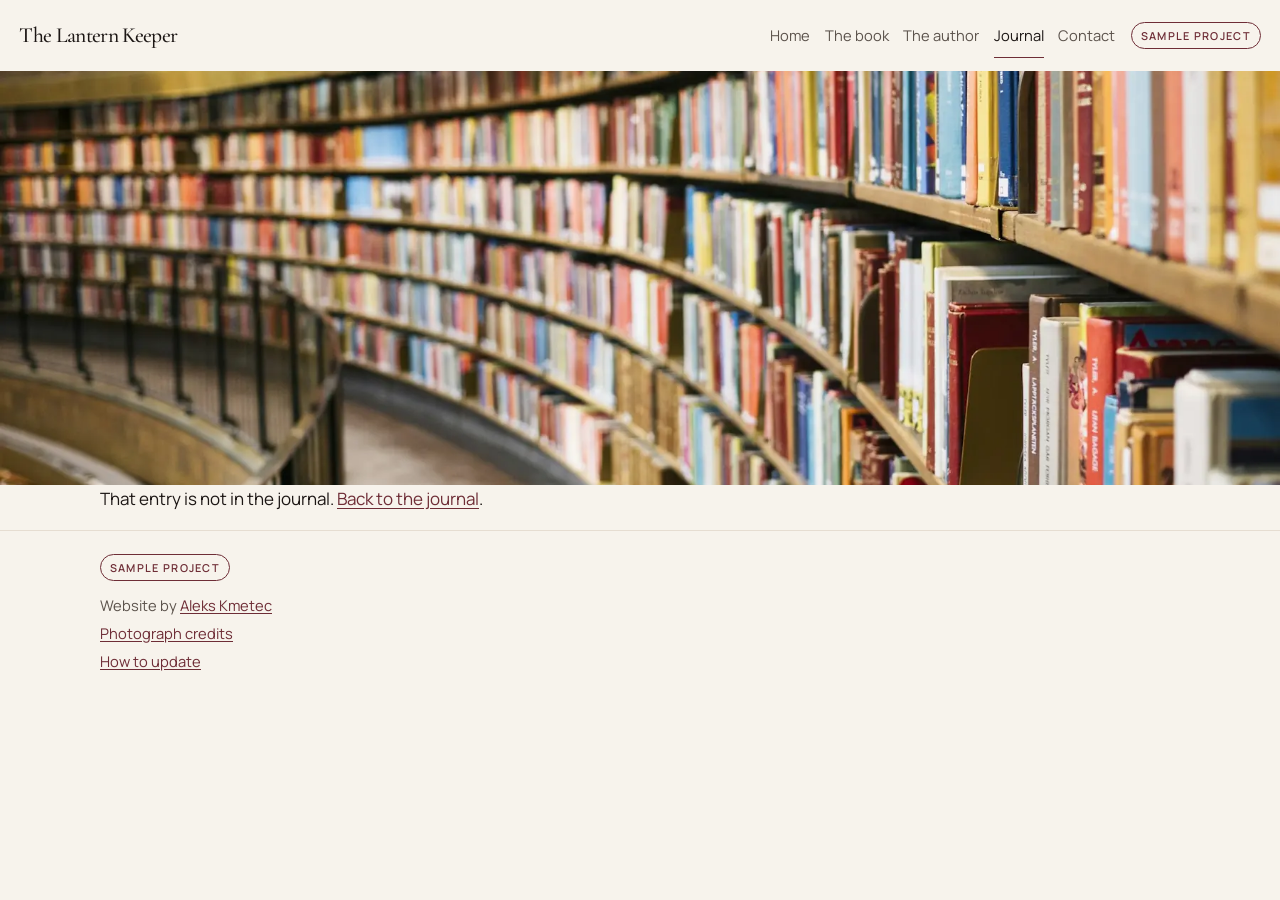
<file: the-lantern-keeper/post.html>
<!DOCTYPE html>
<html lang="en">
<head>
<meta charset="utf-8">
<meta name="viewport" content="width=device-width, initial-scale=1">
<title>Journal · The Lantern Keeper</title>
<meta name="description" content="A journal entry from The Lantern Keeper.">
<link rel="canonical" href="https://aleex9311.github.io/the-lantern-keeper/blog.html">
<meta property="og:type" content="article">
<meta property="og:locale" content="en_GB">
<meta property="og:title" content="Journal · The Lantern Keeper">
<meta property="og:description" content="A journal entry from the sample author site.">
<meta property="og:url" content="https://aleex9311.github.io/the-lantern-keeper/blog.html">
<meta property="og:image" content="https://aleex9311.github.io/the-lantern-keeper/og.png">
<meta property="og:image:width" content="1200">
<meta property="og:image:height" content="630">
<meta property="og:image:alt" content="Sample cover for the novel The Lantern Keeper by Mara Ellison">
<meta name="twitter:card" content="summary_large_image">
<meta name="twitter:title" content="Journal · The Lantern Keeper">
<meta name="twitter:description" content="A journal entry from the sample author site.">
<meta name="twitter:image" content="https://aleex9311.github.io/the-lantern-keeper/og.png">
<meta name="theme-color" content="#16343a">
<link rel="icon" href="favicon.svg" type="image/svg+xml">
<link rel="stylesheet" href="/base.css">
<link rel="stylesheet" href="site.css">
</head>
<body>
<a class="skip" href="#content">Skip to content</a>
<header class="top">
  <a class="mark" href="index.html">The Lantern Keeper</a>
  <nav aria-label="Primary">
    <a href="index.html">Home</a>
    <a href="book.html">The book</a>
    <a href="author.html">The author</a>
    <a href="blog.html" aria-current="page">Journal</a>
    <a href="contact.html">Contact</a>
  </nav>
  <span class="badge">Sample project</span>
</header>
<figure class="banner"><img src="images/library.webp" width="1800" height="1100" alt="Curved wooden shelves filled with books."></figure>
<main id="content" class="wrap">
  <article id="post" class="prose">
    <p>Opening the entry…</p>
    <noscript><p>The journal needs JavaScript to read posts.json.</p></noscript>
  </article>
</main>
<footer class="site"><div class="wrap"><p class="badge">Sample project</p><p>Website by <a href="https://aleex9311.github.io/">Aleks Kmetec</a></p><p><a href="/credits.html">Photograph credits</a></p><p><a href="how-to-update.html">How to update</a></p></div></footer>
<script src="site.js"></script>
</body>
</html>
</file>
<file: base.css>
@font-face {
  font-family: "Cormorant Garamond";
  font-style: normal;
  font-weight: 500;
  font-display: swap;
  src: url("/fonts/cormorant-500.woff2") format("woff2");
}
@font-face {
  font-family: "Cormorant Garamond";
  font-style: italic;
  font-weight: 500;
  font-display: swap;
  src: url("/fonts/cormorant-500i.woff2") format("woff2");
}
@font-face {
  font-family: "Cormorant Garamond";
  font-style: normal;
  font-weight: 600;
  font-display: swap;
  src: url("/fonts/cormorant-600.woff2") format("woff2");
}
@font-face {
  font-family: Manrope;
  font-style: normal;
  font-weight: 400;
  font-display: swap;
  src: url("/fonts/manrope-400.woff2") format("woff2");
}
@font-face {
  font-family: Manrope;
  font-style: normal;
  font-weight: 500;
  font-display: swap;
  src: url("/fonts/manrope-500.woff2") format("woff2");
}
@font-face {
  font-family: Manrope;
  font-style: normal;
  font-weight: 600;
  font-display: swap;
  src: url("/fonts/manrope-600.woff2") format("woff2");
}

:root {
  --serif: "Cormorant Garamond", Georgia, "Iowan Old Style", "Times New Roman", serif;
  --sans: Manrope, "Segoe UI", "Helvetica Neue", sans-serif;
}

* { box-sizing: border-box; }
html { scroll-behavior: smooth; }
body { margin: 0; font-family: var(--sans); }
img { max-width: 100%; display: block; }
button, input, select, textarea { font: inherit; }

@media (prefers-reduced-motion: no-preference) {
  .reveal {
    animation: rise 0.9s ease both;
    animation-timeline: view();
    animation-range: entry 0% cover 24%;
  }
  @keyframes rise {
    from { opacity: 0; transform: translateY(18px); }
    to { opacity: 1; transform: none; }
  }
  .shot img { transition: transform 0.8s ease; }
  .shot:hover img { transform: scale(1.035); }
}

@media (prefers-reduced-motion: reduce) {
  html { scroll-behavior: auto; }
  .reveal, .shot img { animation: none; transition: none; }
  .shot:hover img { transform: none; }
}
</file>
<file: styles.css>
:root {
  --ink: #1c1a17;
  --muted: #5e584f;
  --paper: #f6f3ee;
  --line: #e4dcd0;
  --accent: #8d3f2e;
  --card: #fffcf8;
  color-scheme: light;
}

body {
  color: var(--ink);
  background: var(--paper);
  font-size: 1.0625rem;
  line-height: 1.6;
  font-weight: 400;
}

a { color: var(--ink); text-underline-offset: 0.18em; }
::selection { background: #eadfce; }
:focus-visible { outline: 2px solid var(--accent); outline-offset: 3px; }

.skip {
  position: absolute;
  left: 0.75rem;
  top: 0.75rem;
  transform: translateY(-160%);
  background: #fff;
  color: var(--ink);
  padding: 0.5rem 0.75rem;
  z-index: 20;
}
.skip:focus { transform: none; }

.wrap { width: min(1180px, calc(100% - 2.4rem)); margin: 0 auto; }

.top {
  display: flex;
  flex-wrap: wrap;
  align-items: center;
  gap: 0.35rem 1.4rem;
  padding: 0.95rem 1.3rem;
  position: sticky;
  top: 0;
  z-index: 8;
  background: rgba(246, 243, 238, 0.92);
  border-bottom: 1px solid transparent;
  backdrop-filter: blur(16px);
}

.brand {
  display: inline-flex;
  align-items: baseline;
  gap: 0.7rem;
  margin-right: auto;
  color: inherit;
  text-decoration: none;
  font-family: var(--serif);
  font-size: 1.55rem;
  letter-spacing: -0.03em;
  font-weight: 500;
}
.brand small {
  font-family: var(--sans);
  font-size: 0.68rem;
  letter-spacing: 0.16em;
  text-transform: uppercase;
  color: var(--muted);
  font-weight: 600;
}

nav { display: flex; flex-wrap: wrap; gap: 0.15rem 1.1rem; }
nav a {
  color: var(--muted);
  text-decoration: none;
  min-height: 44px;
  display: inline-flex;
  align-items: center;
  font-size: 0.92rem;
}
nav a:hover { color: var(--ink); }

.hero { background: #ddd4c8; }
.hero img {
  width: 100%;
  height: 52vh;
  object-fit: cover;
  object-position: center 42%;
}
.hero-panel { padding: 1.6rem 0 0.4rem; }
.kicker {
  margin: 0 0 0.7rem;
  font-size: 0.74rem;
  letter-spacing: 0.18em;
  text-transform: uppercase;
  color: var(--accent);
  font-weight: 600;
}
h1, h2, h3 {
  font-family: var(--serif);
  font-weight: 500;
  letter-spacing: -0.03em;
  line-height: 0.94;
}
h1 { font-size: clamp(4rem, 12vw, 7.4rem); margin: 0 0 0.85rem; }
h2 { font-size: clamp(2.4rem, 5vw, 3.7rem); margin: 0 0 0.7rem; }
h3 { font-size: clamp(2rem, 3vw, 2.7rem); margin: 0 0 0.45rem; }
.lede {
  font-size: 1.15rem;
  line-height: 1.55;
  max-width: 38rem;
  margin: 0 0 1.3rem;
}
.actions { display: flex; flex-wrap: wrap; gap: 0.6rem; }
.btn {
  display: inline-flex;
  align-items: center;
  justify-content: center;
  min-height: 48px;
  padding: 0.7rem 1.2rem;
  border-radius: 999px;
  background: var(--ink);
  color: var(--paper);
  text-decoration: none;
  font-weight: 600;
  font-size: 0.95rem;
  border: 1px solid var(--ink);
}
.btn:hover { background: #322c27; }
.btn.ghost { background: transparent; color: var(--ink); }
.btn.ghost:hover { background: rgba(28, 26, 23, 0.05); }

.credit-line {
  margin: 0.7rem 0 0;
  color: var(--muted);
  font-size: 0.82rem;
}
.credit-line a { color: var(--muted); }

.facts {
  display: grid;
  margin: 0;
  border-top: 1px solid var(--line);
  border-bottom: 1px solid var(--line);
}
.facts div { padding: 1.15rem 0; border-top: 1px solid var(--line); }
.facts div:first-child { border-top: 0; }
.facts dt {
  margin: 0;
  color: var(--muted);
  font-size: 0.75rem;
  letter-spacing: 0.14em;
  text-transform: uppercase;
  font-weight: 600;
}
.facts dd {
  margin: 0.25rem 0 0;
  font-family: var(--serif);
  font-size: 1.7rem;
  letter-spacing: -0.03em;
}

.block { padding: 5.2rem 0; }
.section-head { max-width: 38rem; margin-bottom: 2rem; }
.section-head p:last-child { margin: 0; color: var(--muted); max-width: 36rem; }

.services, .process { list-style: none; margin: 0; padding: 0; }
.services li {
  display: grid;
  gap: 0.35rem;
  padding: 1.35rem 0;
  border-top: 1px solid var(--line);
}
.services p, .process p { margin: 0; }
.num {
  color: var(--accent);
  font-size: 0.78rem;
  letter-spacing: 0.14em;
  font-weight: 600;
}
.process { display: grid; gap: 1.4rem; }
.process li { padding-top: 0.9rem; border-top: 1px solid var(--ink); }

.feature {
  display: block;
  color: inherit;
  text-decoration: none;
  border-top: 1px solid var(--line);
}
.feature .shot { background: #e7e0d6; }
.feature img {
  width: 100%;
  height: min(62vh, 560px);
  object-fit: cover;
  object-position: center top;
}
.feature-meta { padding: 1.15rem 0 1.7rem; }
.eyebrow {
  margin: 0 0 0.4rem;
  color: var(--accent);
  font-size: 0.74rem;
  letter-spacing: 0.16em;
  text-transform: uppercase;
  font-weight: 600;
}
.feature p { margin: 0 0 0.8rem; max-width: 36rem; color: var(--muted); }
.open { font-weight: 600; border-bottom: 1px solid var(--ink); }

.contact { padding: 5.5rem 0 3rem; border-top: 1px solid var(--line); }
.mail {
  display: inline-block;
  margin: 0.2rem 0 1rem;
  font-family: var(--serif);
  font-size: clamp(2rem, 5vw, 3.6rem);
  letter-spacing: -0.03em;
  line-height: 1;
  color: var(--ink);
  text-decoration: none;
  border-bottom: 1px solid var(--line);
  overflow-wrap: anywhere;
}
.mail:hover { border-color: var(--ink); }
.contact p { max-width: 34rem; }

.site-footer {
  padding: 0 0 2.2rem;
  color: var(--muted);
  font-size: 0.92rem;
}
.site-footer p { margin: 0.25rem 0; }
.site-footer a { color: var(--muted); }

.missing { padding: 4.5rem 0 5rem; }
.missing ul { padding-left: 1.1rem; }
.missing li { margin: 0.4rem 0; }

@media (min-width: 800px) {
  .hero { position: relative; min-height: 92vh; }
  .hero img { position: absolute; inset: 0; height: 100%; }
  .hero-panel {
    position: relative;
    z-index: 1;
    margin: 0;
    padding: 0;
    min-height: 92vh;
    display: flex;
    align-items: flex-end;
  }
  .hero-card {
    width: min(34rem, 44vw);
    margin: 0 0 7vh 6vw;
    background: rgba(246, 243, 238, 0.94);
    padding: 2rem 2rem 1.6rem;
  }
  .facts { grid-template-columns: repeat(4, 1fr); }
  .facts div { border-top: 0; padding: 1.5rem 1.2rem 1.5rem 0; }
  .facts div + div { border-left: 1px solid var(--line); padding-left: 1.2rem; }
  .services li {
    grid-template-columns: 4.2rem minmax(14rem, 0.7fr) 1.3fr;
    gap: 1rem;
    align-items: baseline;
  }
  .process { grid-template-columns: repeat(4, 1fr); gap: 1.5rem; }
  .feature {
    display: grid;
    grid-template-columns: 1.45fr 0.8fr;
    gap: 2.5rem;
    align-items: end;
    padding: 2.2rem 0;
  }
  .feature img { height: min(68vh, 640px); }
  .feature:nth-child(even) { grid-template-columns: 0.8fr 1.45fr; }
  .feature:nth-child(even) .shot { order: 2; }
  .feature-meta { padding: 0 0 0.4rem; }
}

@media (forced-colors: active) {
  .btn { border: 1px solid ButtonText; }
}

@media print {
  .top { position: static; }
  .hero img { position: static; height: auto; }
}
</file>
<file: linden-table/styles.css>
:root {
  --ink: #241c16;
  --muted: #5e5348;
  --paper: #f8f3ea;
  --line: #e6d9c8;
  --brass: #6d4a2e;
  --deep: #3a2a1c;
  --focus: #8d3f2e;
  color-scheme: light;
}

body { color: var(--ink); background: var(--paper); font-size: 1.0625rem; line-height: 1.6; }
a { color: var(--deep); text-underline-offset: 0.16em; }
::selection { background: #ead9c4; }
:focus-visible { outline: 2px solid var(--focus); outline-offset: 3px; }
[hidden] { display: none !important; }

.skip {
  position: absolute; left: 0.75rem; top: 0.75rem; transform: translateY(-160%);
  background: #fff; padding: 0.5rem 0.75rem; z-index: 20;
}
.skip:focus { transform: none; }
.wrap { width: min(1120px, calc(100% - 2.2rem)); margin: 0 auto; }

.top {
  display: flex; flex-wrap: wrap; align-items: center; gap: 0.35rem 1rem;
  padding: 0.85rem 1.15rem; position: sticky; top: 0; z-index: 6;
  background: rgba(248, 243, 234, 0.94); backdrop-filter: blur(14px);
}
.mark {
  font-family: var(--serif); color: var(--ink); text-decoration: none;
  font-size: 1.45rem; letter-spacing: -0.03em; margin-right: auto; font-weight: 500;
}
nav { display: flex; flex-wrap: wrap; gap: 0.1rem 0.85rem; }
nav a { color: var(--muted); text-decoration: none; min-height: 44px; display: inline-flex; align-items: center; font-size: 0.92rem; }
nav a:hover { color: var(--ink); }
.badge {
  border: 1px solid var(--brass); color: var(--brass); border-radius: 999px;
  padding: 0.18rem 0.55rem; font-size: 0.68rem; letter-spacing: 0.12em;
  text-transform: uppercase; font-weight: 600;
}

.hero { background: #c9b8a4; }
.hero img { width: 100%; height: 52vh; object-fit: cover; object-position: center 55%; }
.hero-panel { padding: 1.4rem 0 0; }
.kicker {
  margin: 0 0 0.55rem; letter-spacing: 0.18em; text-transform: uppercase;
  font-size: 0.72rem; color: var(--brass); font-weight: 600;
}
h1, h2, h3 { font-family: var(--serif); font-weight: 500; letter-spacing: -0.03em; line-height: 0.96; }
h1 { font-size: clamp(3.6rem, 10vw, 6.6rem); margin: 0 0 0.55rem; }
h2 { font-size: clamp(2.1rem, 4vw, 3.1rem); margin: 0 0 0.45rem; }
h3 { font-size: 1.45rem; margin: 1.3rem 0 0.15rem; }
.lede { font-family: var(--serif); font-style: italic; font-size: clamp(1.35rem, 2vw, 1.75rem); line-height: 1.3; max-width: 16em; margin: 0 0 1.1rem; font-weight: 500; }
.hint { color: var(--muted); font-size: 0.95rem; }
.btn {
  display: inline-flex; align-items: center; justify-content: center; min-height: 48px;
  padding: 0.65rem 1.15rem; border-radius: 999px; border: 1px solid var(--deep);
  background: var(--deep); color: #f8f3ea; text-decoration: none; font-weight: 600; cursor: pointer;
}
.btn:hover { background: #2a1e14; }
.hours-strip {
  display: flex; flex-wrap: wrap; gap: 0.35rem 1rem; margin: 1.1rem 0 0;
  padding-top: 0.9rem; border-top: 1px solid var(--line); color: var(--muted); font-size: 0.95rem;
}

section { padding: 3.4rem 0; }
.menu-layout { display: grid; gap: 1.6rem; }
.menu { list-style: none; margin: 0 0 0.2rem; padding: 0; }
.menu li {
  display: grid; grid-template-columns: 1fr auto; gap: 0.15rem 1rem;
  padding: 0.85rem 0; border-bottom: 1px solid var(--line);
}
.dish { font-family: var(--serif); font-size: 1.45rem; }
.price { color: var(--brass); font-variant-numeric: tabular-nums; padding-top: 0.25rem; }
.desc { grid-column: 1 / -1; color: var(--muted); }

.gallery { list-style: none; margin: 1.2rem 0 0; padding: 0; display: grid; gap: 0.8rem; }
.gallery figure { margin: 0; }
.gallery img { width: 100%; height: 100%; object-fit: cover; }
.gallery figcaption { margin-top: 0.35rem; color: var(--muted); font-size: 0.9rem; }
.g1 { min-height: 280px; }
.g1 img { height: 420px; }

.visit-grid, .hours-grid { display: grid; gap: 1.2rem; }
.visit-grid img, .hours-grid img { width: 100%; height: 100%; min-height: 240px; object-fit: cover; }
.hours { width: 100%; border-collapse: collapse; position: relative; }
.hours caption {
  position: absolute; width: 1px; height: 1px; padding: 0; margin: -1px;
  overflow: hidden; clip: rect(0,0,0,0); white-space: nowrap; border: 0;
}
.hours th, .hours td { text-align: left; padding: 0.75rem 0.4rem 0.75rem 0; border-bottom: 1px solid var(--line); font-weight: 500; }
.hours th { width: 46%; font-weight: 600; }

.map { border: 1px solid var(--line); overflow: hidden; background: #e7efe4; }
.map svg { width: 100%; height: auto; }

label { display: grid; gap: 0.35rem; font-weight: 600; font-size: 0.92rem; }
input, select, textarea {
  color: inherit; background: #fff; border: 1px solid var(--line); padding: 0.75rem; min-height: 48px; width: 100%;
}
textarea { min-height: 120px; resize: vertical; }
.form-grid { display: grid; gap: 0.75rem; margin-bottom: 0.75rem; }
.thanks { background: #f3eadc; border: 1px solid var(--line); padding: 1rem 1.1rem; }
.thanks:focus { outline: none; }
.thanks:focus-visible { outline: 2px solid var(--focus); outline-offset: 3px; }

footer.site { border-top: 1px solid var(--line); padding: 1.4rem 0 2.4rem; color: var(--muted); font-size: 0.92rem; }
footer.site .badge { display: inline-block; margin: 0 0 0.45rem; }
footer.site p { margin: 0.25rem 0; }
footer.site a { color: var(--deep); }

@media (min-width: 800px) {
  .hero { position: relative; min-height: 92vh; }
  .hero img { position: absolute; inset: 0; height: 100%; }
  .hero-panel { position: relative; z-index: 1; min-height: 92vh; display: flex; align-items: flex-end; padding: 0; }
  .hero-card { width: min(34rem, 42vw); margin: 0 0 7vh 5vw; background: rgba(248,243,234,.94); padding: 1.7rem 1.6rem 1.3rem; }
  .menu-layout { grid-template-columns: 0.72fr 1.15fr; gap: 2.5rem; align-items: start; }
  .menu-photo { position: sticky; top: 5.5rem; }
  .menu-photo img { width: 100%; height: 78vh; object-fit: cover; }
  .gallery { grid-template-columns: 1.3fr 1fr 1fr; }
  .g1 { grid-row: span 2; }
  .g1 img { height: 100%; min-height: 520px; }
  .gallery li:not(.g1) img { height: 250px; }
  .hours-grid, .visit-grid { grid-template-columns: 0.9fr 1.1fr; gap: 2rem; align-items: center; }
  .form-grid.two { grid-template-columns: 1fr 1fr; }
  .form-grid.three { grid-template-columns: 1fr 1fr 0.7fr; }
}

@media (forced-colors: active) { .btn, .badge { border: 1px solid ButtonText; } }
</file>
<file: orchard-desk/styles.css>
:root {
  --ink: #1a1c1e;
  --muted: #5a5e66;
  --paper: #f5f4f1;
  --line: #e3e1da;
  --pine: #1e3a34;
  --focus: #8d3f2e;
  color-scheme: light;
}

body { color: var(--ink); background: var(--paper); font-size: 1.0625rem; line-height: 1.6; }
a { color: var(--pine); text-underline-offset: 0.16em; }
::selection { background: #dce7e3; }
:focus-visible { outline: 2px solid var(--focus); outline-offset: 3px; }

.skip {
  position: absolute; left: 0.75rem; top: 0.75rem; transform: translateY(-160%);
  background: #fff; padding: 0.5rem 0.75rem; z-index: 20;
}
.skip:focus { transform: none; }
.wrap { width: min(1120px, calc(100% - 2.2rem)); margin: 0 auto; }

.top {
  display: flex; flex-wrap: wrap; align-items: center; gap: 0.3rem 1rem;
  padding: 0.85rem 1.15rem; position: sticky; top: 0; z-index: 6;
  background: rgba(245,244,241,.94); backdrop-filter: blur(14px);
}
.mark {
  font-family: var(--serif); color: var(--ink); text-decoration: none;
  font-size: 1.5rem; letter-spacing: -0.03em; margin-right: auto; font-weight: 500;
}
nav { display: flex; flex-wrap: wrap; gap: 0.1rem 0.9rem; }
nav a { color: var(--muted); text-decoration: none; min-height: 44px; display: inline-flex; align-items: center; font-size: 0.92rem; }
nav a:hover { color: var(--ink); }
.badge {
  border: 1px solid var(--pine); color: var(--pine); border-radius: 999px;
  padding: 0.18rem 0.55rem; font-size: 0.68rem; letter-spacing: 0.12em;
  text-transform: uppercase; font-weight: 600;
}

.hero { display: grid; }
.hero-copy { padding: 2.4rem 0 1rem; }
.hero-photo img { width: 100%; height: min(70vh, 720px); object-fit: cover; object-position: center 60%; }
.kicker {
  margin: 0 0 0.6rem; letter-spacing: 0.18em; text-transform: uppercase;
  font-size: 0.72rem; color: var(--pine); font-weight: 600;
}
h1, h2 { font-family: var(--serif); font-weight: 500; letter-spacing: -0.03em; line-height: 0.94; margin: 0 0 0.6rem; }
h1 { font-size: clamp(3.6rem, 8vw, 6.2rem); }
h2 { font-size: clamp(2.2rem, 4vw, 3.3rem); }
h3 { font-size: 1.25rem; margin: 0; letter-spacing: -0.02em; }
.lede { font-family: var(--serif); font-style: italic; font-size: clamp(1.4rem, 2vw, 1.85rem); line-height: 1.25; max-width: 14em; margin: 0 0 0.7rem; font-weight: 500; }
.sub { max-width: 34rem; margin: 0 0 1.2rem; }
.actions { display: flex; flex-wrap: wrap; gap: 0.55rem; }
.btn {
  display: inline-flex; align-items: center; justify-content: center; min-height: 48px;
  padding: 0.65rem 1.1rem; border-radius: 999px; background: var(--pine); color: #f5f4f1;
  text-decoration: none; font-weight: 600; border: 1px solid var(--pine);
}
.btn:hover { background: #142823; }
.btn.ghost { background: transparent; color: var(--ink); border-color: #b7b3aa; }
.btn.ghost:hover { background: rgba(30, 58, 52, 0.05); }
.btn.on-dark { background: #f5f4f1; color: var(--pine); border-color: #f5f4f1; }

section { padding: 3.6rem 0; }
.section-head { max-width: 36rem; margin-bottom: 1.5rem; }
.section-head p:last-child { margin: 0; color: var(--muted); }
.features { list-style: none; margin: 0; padding: 0; display: grid; }
.features li { padding: 1.05rem 0; border-top: 1px solid var(--line); display: grid; gap: 0.3rem; }
.features .num { color: var(--pine); font-size: 0.75rem; letter-spacing: 0.14em; font-weight: 600; }
.features p { margin: 0; }

.break { position: relative; }
.break img { width: 100%; height: min(62vh, 560px); object-fit: cover; }
.mock {
  background: #fff; border: 1px solid var(--line); overflow: hidden;
  box-shadow: 0 18px 40px rgba(20, 24, 22, 0.08); margin-top: -4rem; position: relative;
}
.mock-top { display: flex; gap: 6px; padding: 0.7rem 0.85rem; border-bottom: 1px solid var(--line); }
.mock-top span { width: 8px; height: 8px; border-radius: 50%; background: #ddd9d2; }
.mock-body { display: grid; }
.mock-side { background: var(--pine); color: #e7f0ec; padding: 1rem; display: flex; gap: 0.8rem; }
.mock-doc { padding: 1.1rem 1.15rem 1.3rem; }
.mock-title { font-family: var(--serif); font-size: 2rem; margin: 0.15rem 0 0.4rem; }
.sum { display: flex; justify-content: space-between; gap: 1rem; margin: 1rem 0 0; padding-top: 0.8rem; border-top: 1px solid var(--line); font-weight: 600; }

.prices { display: grid; gap: 0.8rem; }
.price-card {
  background: #fff; border: 1px solid var(--line); padding: 1.15rem 1.15rem 1.25rem;
  display: flex; flex-direction: column; gap: 0.45rem;
}
.price-card.feature { background: var(--pine); color: #f4f7f5; border-color: var(--pine); }
.tag { margin: 0; font-size: 0.72rem; letter-spacing: 0.14em; text-transform: uppercase; font-weight: 600; }
.amount { font-family: var(--serif); font-size: 3.2rem; letter-spacing: -0.04em; margin: 0; line-height: 0.9; }
.per { color: var(--muted); margin: 0; }
.feature .per { color: #c9ddd4; }
.price-card ul { margin: 0.2rem 0 0.7rem; padding-left: 1.1rem; }
.stories { display: grid; gap: 0.8rem; }
.story { background: #fff; border: 1px solid var(--line); padding: 1.15rem 1.15rem 1.2rem; }
blockquote { margin: 0; font-family: var(--serif); font-size: 1.55rem; line-height: 1.25; font-weight: 500; }
.who { margin: 0.7rem 0 0; color: var(--muted); }
.wash { background: #eef2f0; }
details { border-top: 1px solid var(--line); padding: 0.2rem 0; }
summary { cursor: pointer; font-weight: 600; min-height: 48px; display: flex; align-items: center; }
details p { margin: 0 0 0.8rem; max-width: 62ch; }
.cta { background: var(--pine); color: #f4f7f5; }
.cta h2, .cta p { color: #f4f7f5; }
.cta .kicker { color: #d7c4a4; }
.plan-note { margin-top: 1rem; padding: 0.9rem 1rem; background: rgba(255,255,255,.08); }
.plan-note:focus { outline: none; }
.plan-note:focus-visible { outline: 2px solid #f3d7b0; outline-offset: 3px; }

footer.site { padding: 1.3rem 0 2.2rem; color: var(--muted); font-size: 0.92rem; border-top: 1px solid var(--line); }
footer.site .badge { display: inline-block; margin: 0 0 0.4rem; }
footer.site p { margin: 0.2rem 0; }
footer.site a { color: var(--pine); }

@media (min-width: 860px) {
  .hero { grid-template-columns: 0.92fr 1.08fr; min-height: 86vh; align-items: stretch; }
  .hero-copy { display: flex; align-items: center; padding: 4rem 0; }
  .hero-photo img { height: 100%; min-height: 86vh; object-position: center 72%; }
  .features { grid-template-columns: 1fr 1fr; }
  .features li { padding-right: 1.5rem; }
  .mock { max-width: 640px; margin-left: 6vw; }
  .mock-body { grid-template-columns: 150px 1fr; min-height: 240px; }
  .mock-side { flex-direction: column; gap: 0.55rem; }
  .prices, .stories { grid-template-columns: repeat(3, 1fr); }
}

@media (forced-colors: active) { .btn, .badge { border: 1px solid ButtonText; } }
</file>
<file: quote-bench/styles.css>
:root {
  --ink: #1b1917;
  --muted: #5c564f;
  --paper: #f7f5f2;
  --line: #e4ddd4;
  --accent: #3e4a3c;
  --good: #eef3ea;
  --good-ink: #243528;
  --focus: #8d3f2e;
  color-scheme: light;
}

body { color: var(--ink); background: var(--paper); font-size: 1.0625rem; line-height: 1.55; }
a { color: var(--accent); text-underline-offset: 0.16em; }
::selection { background: #e7ddd2; }
:focus-visible { outline: 2px solid var(--focus); outline-offset: 3px; }
[hidden] { display: none !important; }

.skip {
  position: absolute; left: 0.75rem; top: 0.75rem; transform: translateY(-160%);
  background: #fff; padding: 0.5rem 0.75rem; z-index: 20;
}
.skip:focus { transform: none; }
.wrap { width: min(1120px, calc(100% - 2.2rem)); margin: 0 auto; }

.top {
  display: flex; flex-wrap: wrap; align-items: center; gap: 0.4rem 1rem;
  padding: 0.8rem 1.15rem; position: sticky; top: 0; z-index: 6;
  background: rgba(247,245,242,.94); backdrop-filter: blur(14px);
}
.mark {
  font-family: var(--serif); color: var(--ink); text-decoration: none;
  font-size: 1.5rem; letter-spacing: -0.03em; margin-right: auto; font-weight: 500;
}
.badge {
  border: 1px solid var(--accent); color: var(--accent); border-radius: 999px;
  padding: 0.18rem 0.55rem; font-size: 0.68rem; letter-spacing: 0.12em;
  text-transform: uppercase; font-weight: 600;
}

.hero img { width: 100%; height: 42vh; object-fit: cover; }
.intro { padding: 2.2rem 0 0.2rem; }
.kicker {
  margin: 0 0 0.45rem; letter-spacing: 0.16em; text-transform: uppercase;
  font-size: 0.72rem; color: var(--accent); font-weight: 600;
}
h1, h2, .studio { font-family: var(--serif); font-weight: 500; letter-spacing: -0.03em; margin: 0 0 0.4rem; }
h1 { font-size: clamp(3.2rem, 7vw, 5.4rem); line-height: 0.92; }
h2 { font-size: 2rem; }
.studio { font-size: 1.45rem; }
.lede { max-width: 40rem; margin: 0 0 0.4rem; font-size: 1.12rem; }
.hint { color: var(--muted); margin: 0; }

.tool { padding: 1.2rem 0 0.5rem; }
.brief { background: #fff; border: 1px solid var(--line); padding: 1rem 1rem 1.1rem; margin: 0; }
legend { font-weight: 650; padding: 0 0.25rem; font-family: var(--serif); font-size: 1.35rem; }
.controls { display: grid; gap: 0.9rem; margin-top: 0.7rem; }
.stepper { display: flex; align-items: center; gap: 0.4rem; margin-top: 0.35rem; }
input[type="number"] {
  width: 5rem; text-align: center; min-height: 48px; border: 1px solid var(--line); background: #fff; color: inherit;
}
.stepper button {
  width: 48px; height: 48px; border: 1px solid var(--ink); background: var(--ink); color: var(--paper);
  font-size: 1.25rem; cursor: pointer;
}
.check { display: flex; align-items: center; gap: 0.55rem; min-height: 44px; font-weight: 600; }
input[type="checkbox"] { width: 1.1rem; height: 1.1rem; accent-color: var(--ink); }
#summary { font-weight: 650; margin: 1rem 0 0.8rem; }
.results { display: grid; gap: 0.75rem; }
.quote {
  background: #fff; border: 1px solid var(--line); padding: 0.95rem 1rem 1.05rem;
  display: flex; flex-direction: column; gap: 0.2rem;
}
.quote.is-low { background: var(--good); border-color: #d3e0cc; }
.flag {
  margin: 0; align-self: flex-start; background: var(--good-ink); color: #f4faf2;
  border-radius: 999px; padding: 0.15rem 0.5rem; font-size: 0.7rem;
  letter-spacing: 0.08em; text-transform: uppercase; font-weight: 600;
}
.total { font-family: var(--serif); font-size: 2.6rem; letter-spacing: -0.03em; margin: 0.1rem 0; font-variant-numeric: tabular-nums; }
dl { margin: 0.15rem 0 0.3rem; }
.line { display: flex; justify-content: space-between; gap: 0.6rem; padding: 0.22rem 0; border-top: 1px solid var(--line); font-variant-numeric: tabular-nums; }
dt { color: var(--muted); }
dd { margin: 0; font-weight: 650; }
.note { margin: 0.25rem 0 0; color: var(--muted); font-size: 0.92rem; }
.interlude { margin: 2rem 0; }
.interlude img { width: 100%; height: min(48vh, 420px); object-fit: cover; }
.about { padding: 0.4rem 0 2.6rem; }
.about p { max-width: 65ch; }
.table-scroll { overflow-x: auto; }
.rates { width: 100%; border-collapse: collapse; margin-top: 0.6rem; font-variant-numeric: tabular-nums; }
.rates th, .rates td { text-align: left; padding: 0.55rem 0.5rem 0.55rem 0; border-bottom: 1px solid var(--line); }
caption { text-align: left; font-weight: 650; margin-bottom: 0.35rem; }

footer.site { border-top: 1px solid var(--line); padding: 1.2rem 0 2rem; color: var(--muted); font-size: 0.92rem; }
footer.site .badge { display: inline-block; margin: 0 0 0.4rem; }
footer.site p { margin: 0.2rem 0; }
footer.site a { color: var(--accent); }

@media (min-width: 800px) {
  .hero img { height: min(58vh, 620px); }
  .controls { grid-template-columns: 1.1fr 1fr 1fr; align-items: end; }
  .results { grid-template-columns: repeat(3, 1fr); }
}
@media (forced-colors: active) {
  .badge, .stepper button, .quote { border: 1px solid ButtonText; }
}
</file>
<file: the-lantern-keeper/site.css>
:root {
  --ink: #1c1614;
  --muted: #5c534c;
  --paper: #f7f3ec;
  --card: #fffaf4;
  --line: #e6ddd1;
  --wine: #6e2d36;
  --sea: #1d3a40;
  --gold: #e7d3a1;
  --focus: #8d3f2e;
  color-scheme: light;
}

body {
  color: var(--ink);
  background: var(--paper);
  font-size: 1.0625rem;
  line-height: 1.65;
}

a { color: var(--wine); text-underline-offset: 0.16em; }
::selection { background: #ead8cc; }
:focus-visible { outline: 2px solid var(--focus); outline-offset: 3px; }
[hidden] { display: none !important; }

.skip {
  position: absolute; left: 0.75rem; top: 0.75rem; transform: translateY(-160%);
  background: #fff; color: var(--ink); padding: 0.5rem 0.75rem; z-index: 20;
}
.skip:focus { transform: none; }

.top {
  display: flex; flex-wrap: wrap; align-items: center; gap: 0.4rem 1rem;
  padding: 0.85rem 1.2rem; position: sticky; top: 0; z-index: 6;
  background: rgba(247, 243, 236, 0.94); backdrop-filter: blur(14px);
}
.mark {
  font-family: var(--serif); color: var(--ink); text-decoration: none;
  font-size: 1.35rem; letter-spacing: -0.03em; margin-right: auto; font-weight: 500;
}
nav { display: flex; flex-wrap: wrap; gap: 0.1rem 0.9rem; }
nav a {
  color: var(--muted); text-decoration: none; font-size: 0.92rem;
  min-height: 44px; display: inline-flex; align-items: center;
}
nav a[aria-current="page"] { color: var(--ink); box-shadow: inset 0 -1px 0 var(--wine); }
.badge {
  border: 1px solid var(--wine); color: var(--wine); border-radius: 999px;
  padding: 0.2rem 0.55rem; font-size: 0.68rem; letter-spacing: 0.12em;
  text-transform: uppercase; font-weight: 600;
}

.wrap { width: min(1080px, calc(100% - 2.2rem)); margin: 0 auto; }

.hero-photo { position: relative; background: #24343a; }
.hero-photo img { width: 100%; height: 54vh; object-fit: cover; object-position: center 40%; }
.hero-panel { padding: 1.5rem 0 0.2rem; }
.hero-card h1 { margin-bottom: 0.6rem; }

.kicker {
  margin: 0 0 0.55rem; letter-spacing: 0.18em; text-transform: uppercase;
  font-size: 0.72rem; color: var(--wine); font-weight: 600;
}
h1, h2, h3 {
  font-family: var(--serif); font-weight: 500; letter-spacing: -0.03em; line-height: 0.96;
}
h1 { font-size: clamp(3.4rem, 8vw, 6.4rem); margin: 0 0 0.7rem; }
h2 { font-size: clamp(2rem, 4vw, 2.8rem); margin: 0 0 0.55rem; }
h3 { font-size: 1.7rem; margin: 0.2rem 0; }
.lede { font-family: var(--serif); font-size: clamp(1.35rem, 2vw, 1.7rem); line-height: 1.35; max-width: 22em; margin: 0 0 0.8rem; font-style: italic; font-weight: 500; }
.by { color: var(--muted); margin: 0 0 1.1rem; }
.hint { color: var(--muted); font-size: 0.92rem; }
.actions { display: flex; flex-wrap: wrap; gap: 0.5rem; }
.btn {
  display: inline-flex; align-items: center; justify-content: center; min-height: 46px;
  padding: 0.6rem 1.05rem; border-radius: 999px; text-decoration: none;
  border: 1px solid var(--wine); background: var(--wine); color: #fff; cursor: pointer; font-weight: 600;
}
.btn.ghost { background: transparent; color: var(--wine); }
.btn:hover { background: #54222a; }
.btn.ghost:hover { background: rgba(110, 45, 54, 0.06); }

.banner { margin: 0; }
.banner img { width: 100%; height: min(46vh, 420px); object-fit: cover; }

section { padding: 3.2rem 0; }
.section-head { display: flex; justify-content: space-between; gap: 1rem; align-items: baseline; }
.quotes, .posts { display: grid; gap: 0.9rem; }
.card {
  background: var(--card); border: 1px solid var(--line); padding: 1.15rem 1.2rem;
}
blockquote { margin: 0; font-family: var(--serif); font-size: 1.55rem; line-height: 1.25; font-weight: 500; }
blockquote footer { margin-top: 0.7rem; color: var(--muted); font-family: var(--sans); font-size: 0.85rem; }
.post-card { text-decoration: none; color: inherit; display: block; }
.post-card h3 { font-size: 1.6rem; }
.post-card:hover h3 { color: var(--wine); }
time { color: var(--muted); font-size: 0.88rem; }
.prose { max-width: 40rem; }
.prose p { margin: 0 0 1em; }
.spread { display: grid; gap: 1.4rem; align-items: center; }
.spread img { width: 100%; height: 100%; max-height: 520px; object-fit: cover; }

.book { width: min(260px, 70vw); margin: 0 auto; filter: drop-shadow(16px 22px 24px rgba(28, 22, 20, 0.22)); }
.board {
  background:
    radial-gradient(120px 80px at 30% 18%, rgba(255,255,255,.16), transparent 60%),
    linear-gradient(165deg, #1d4c54, #102e34 58%, #0c2428);
  color: var(--gold); border: 1px solid var(--gold); min-height: 380px; padding: 1.6rem 1.3rem 1.3rem 1.7rem;
  display: flex; flex-direction: column; justify-content: space-between; position: relative;
}
.board:before {
  content: ""; position: absolute; left: 0; top: 0; bottom: 0; width: 12px;
  background: linear-gradient(90deg, #0a1c20, #2a626c 40%, #0e2a30);
}
.ornament { width: 72px; height: 18px; }
.cover-kicker { letter-spacing: 0.22em; text-transform: uppercase; font-size: 0.68rem; }
.cover-title { font-family: var(--serif); font-size: 2.5rem; line-height: 0.95; margin: 0.6rem 0; }
.cover-rule { display: block; height: 1px; width: 64px; background: var(--gold); margin: 0.4rem 0 0.6rem; }
.cover-author { letter-spacing: 0.12em; text-transform: uppercase; font-size: 0.75rem; }

label { display: grid; gap: 0.35rem; font-size: 0.92rem; font-weight: 600; margin: 0 0 0.8rem; }
input, textarea {
  color: inherit; background: #fff; border: 1px solid var(--line); border-radius: 0; padding: 0.75rem; width: 100%;
}
textarea { min-height: 120px; resize: vertical; }
.thanks { background: #f3ebe3; border: 1px solid var(--line); padding: 1rem 1.1rem; }
.thanks:focus { outline: none; }
.thanks:focus-visible { outline: 2px solid var(--focus); outline-offset: 3px; }

.split { display: grid; gap: 1.2rem; }
.monogram {
  width: 96px; height: 96px; border-radius: 50%; display: grid; place-items: center;
  background: var(--sea); color: var(--gold); font-family: var(--serif); font-size: 2rem;
}
.facts { padding-left: 1.1rem; }

.guide { padding: 2.4rem 0 3.5rem; }
.guide ol { padding-left: 1.15rem; }
.guide li { margin: 0 0 0.45em; }
code, pre { font-family: ui-monospace, "Segoe UI Mono", Consolas, monospace; }
code { font-size: 0.9em; background: #fff; border: 1px solid var(--line); padding: 0 0.28em; }
pre { background: #fff; border: 1px solid var(--line); padding: 0.9rem 1rem; overflow-x: auto; font-size: 0.88rem; line-height: 1.5; }
pre code { border: 0; padding: 0; background: transparent; }

footer.site { border-top: 1px solid var(--line); padding: 1.4rem 0 2.4rem; color: var(--muted); font-size: 0.92rem; }
footer.site .badge { display: inline-block; margin: 0 0 0.5rem; }
footer.site p { margin: 0.25rem 0; }
footer.site a { color: var(--wine); }

@media (min-width: 860px) {
  .hero-photo { min-height: 92vh; }
  .hero-photo > img { position: absolute; inset: 0; height: 100%; }
  .hero-panel { position: relative; z-index: 1; min-height: 92vh; display: flex; align-items: flex-end; padding: 0; }
  .hero-card {
    width: min(36rem, 46vw); margin: 0 0 8vh 5vw;
    background: rgba(247, 243, 236, 0.94); padding: 1.8rem 1.7rem 1.4rem;
  }
  .quotes, .posts { grid-template-columns: repeat(3, 1fr); }
  .spread { grid-template-columns: 1.1fr 0.9fr; gap: 2.4rem; }
  .split { grid-template-columns: 140px 1fr; }
}

@media (forced-colors: active) {
  .btn, .badge { border: 1px solid ButtonText; }
}
</file>
